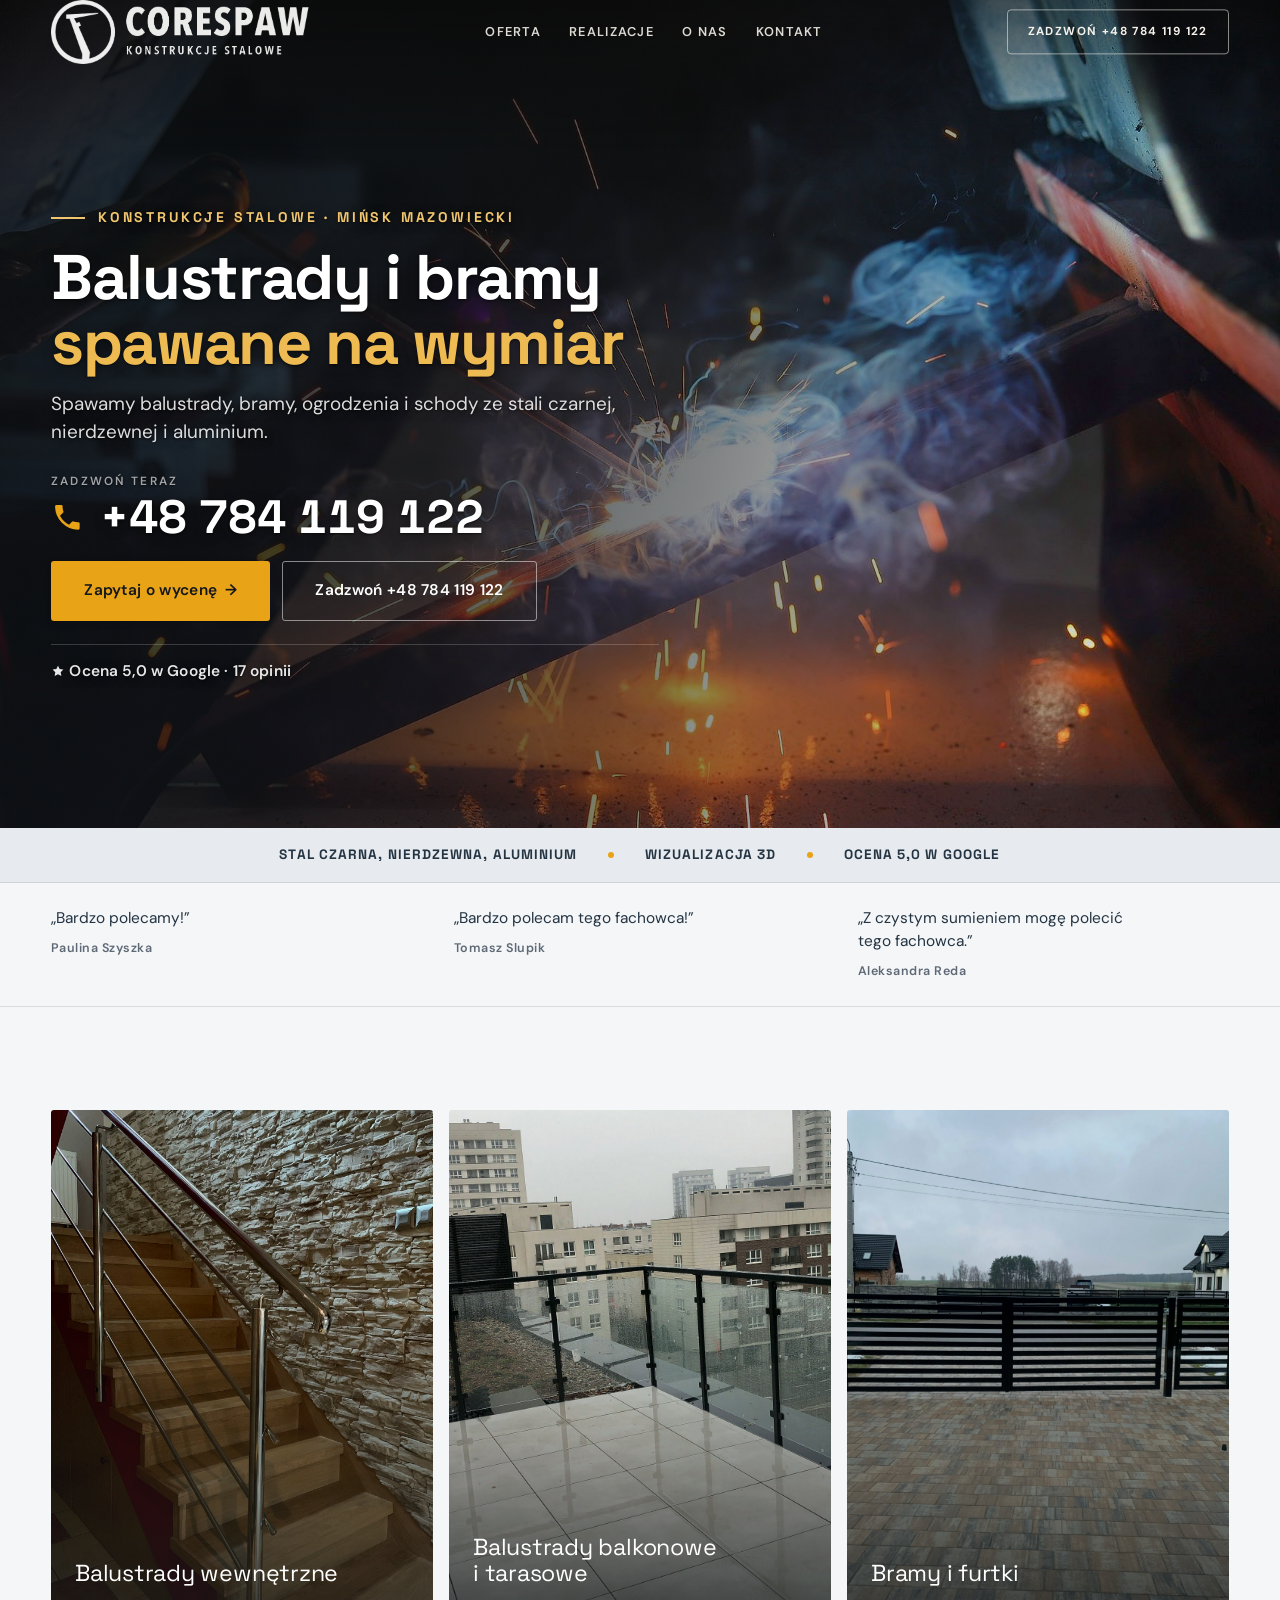
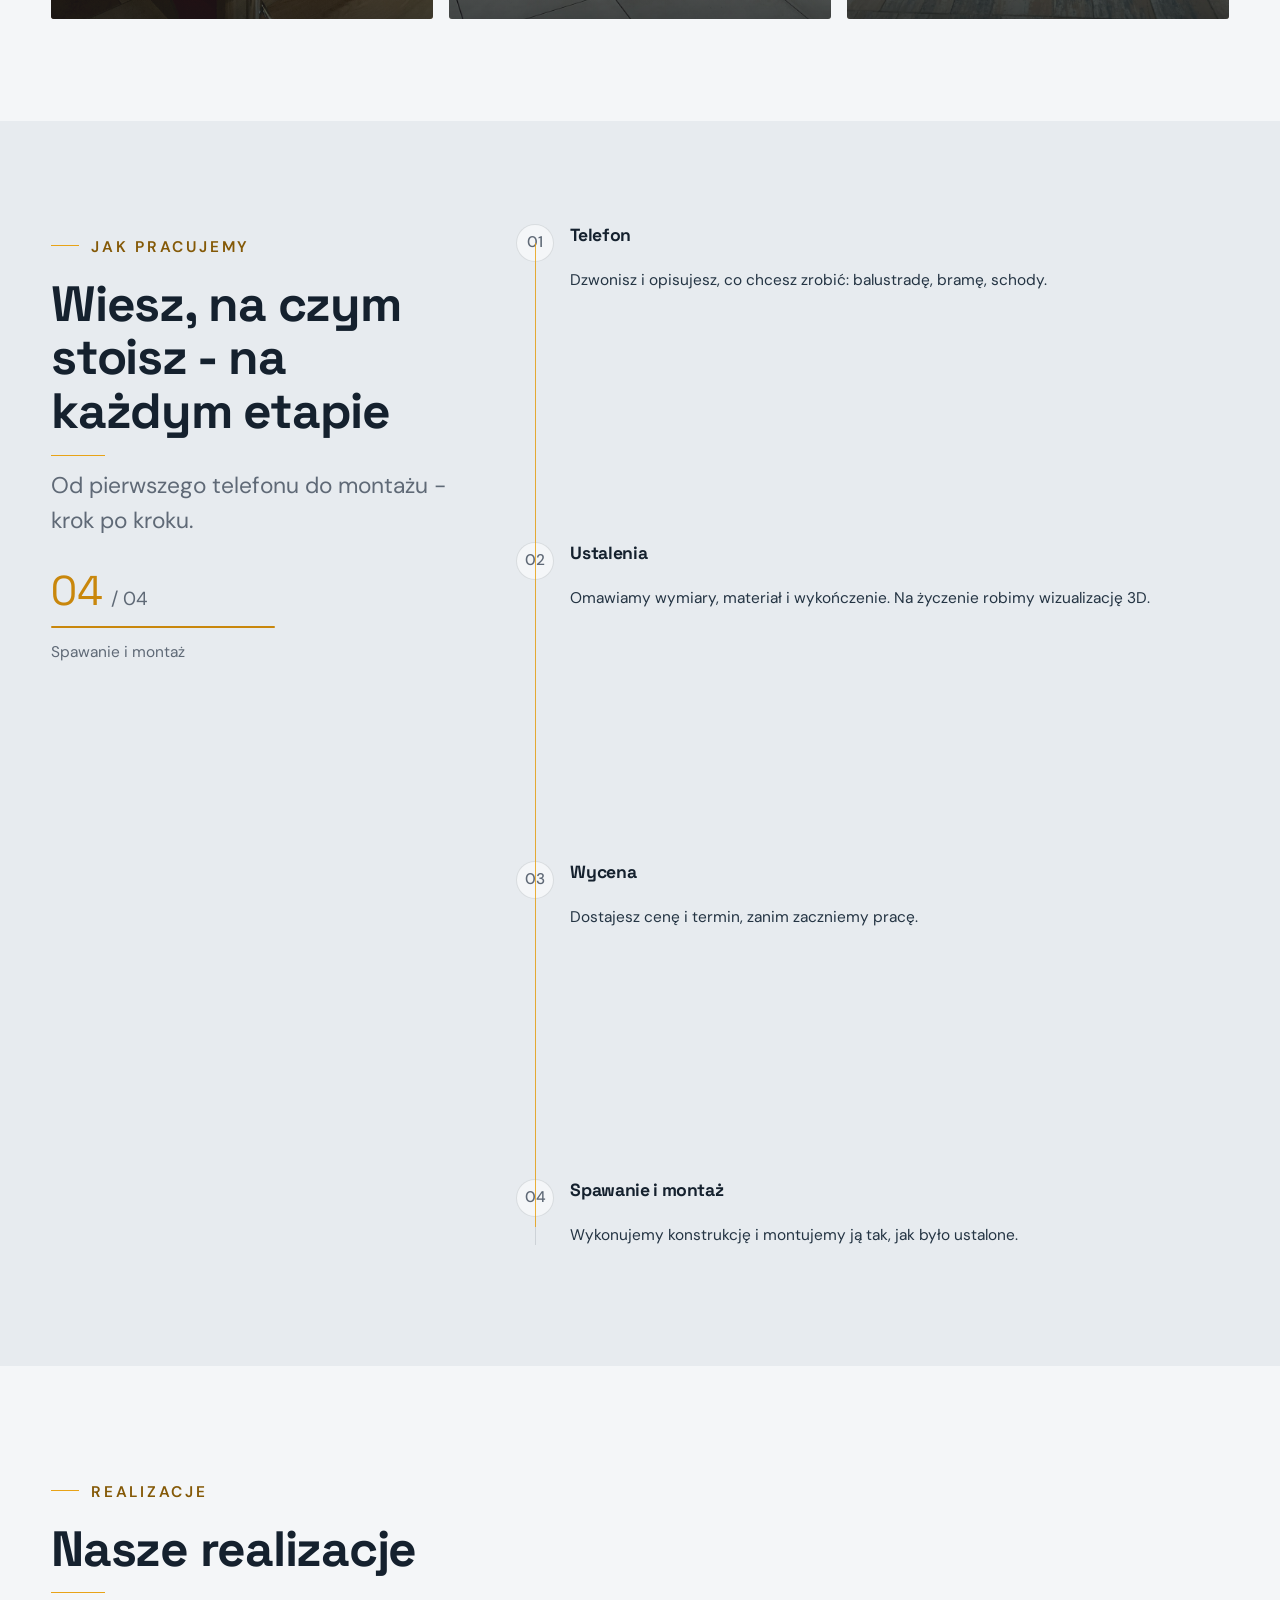
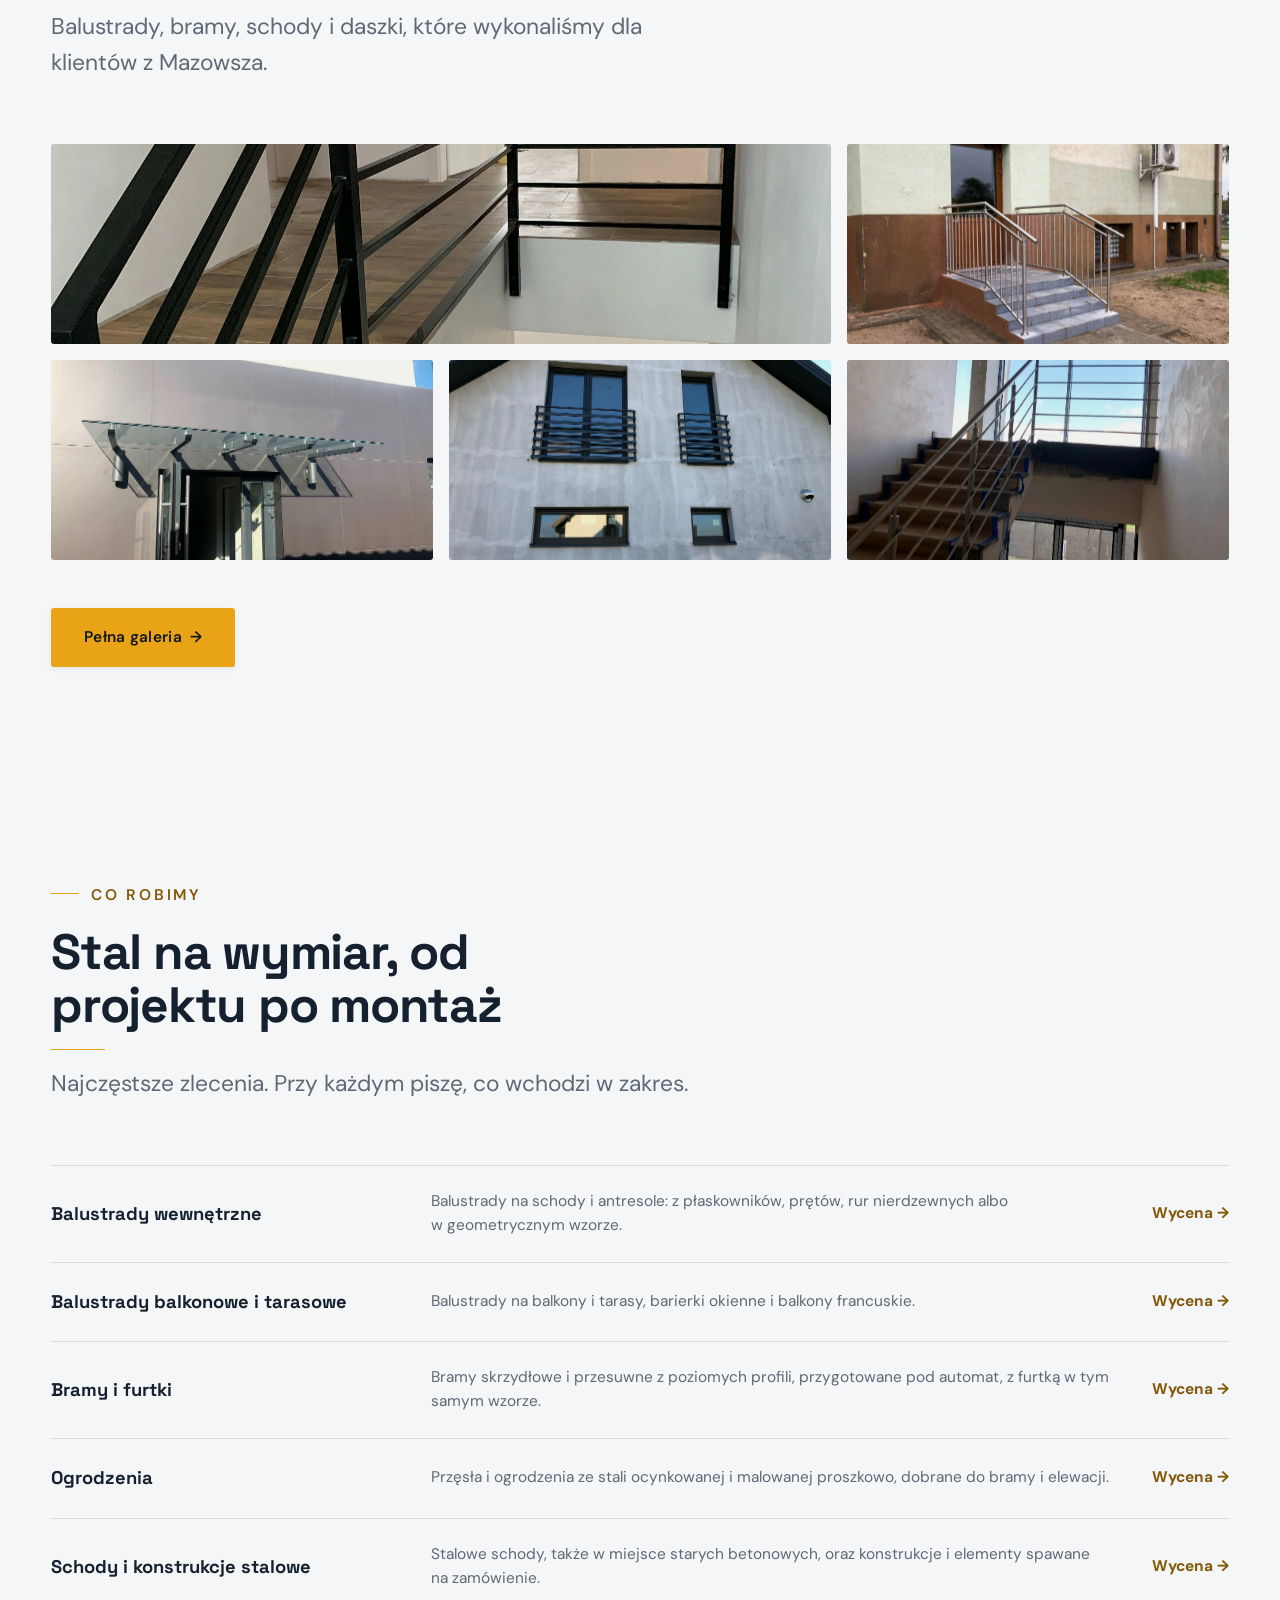
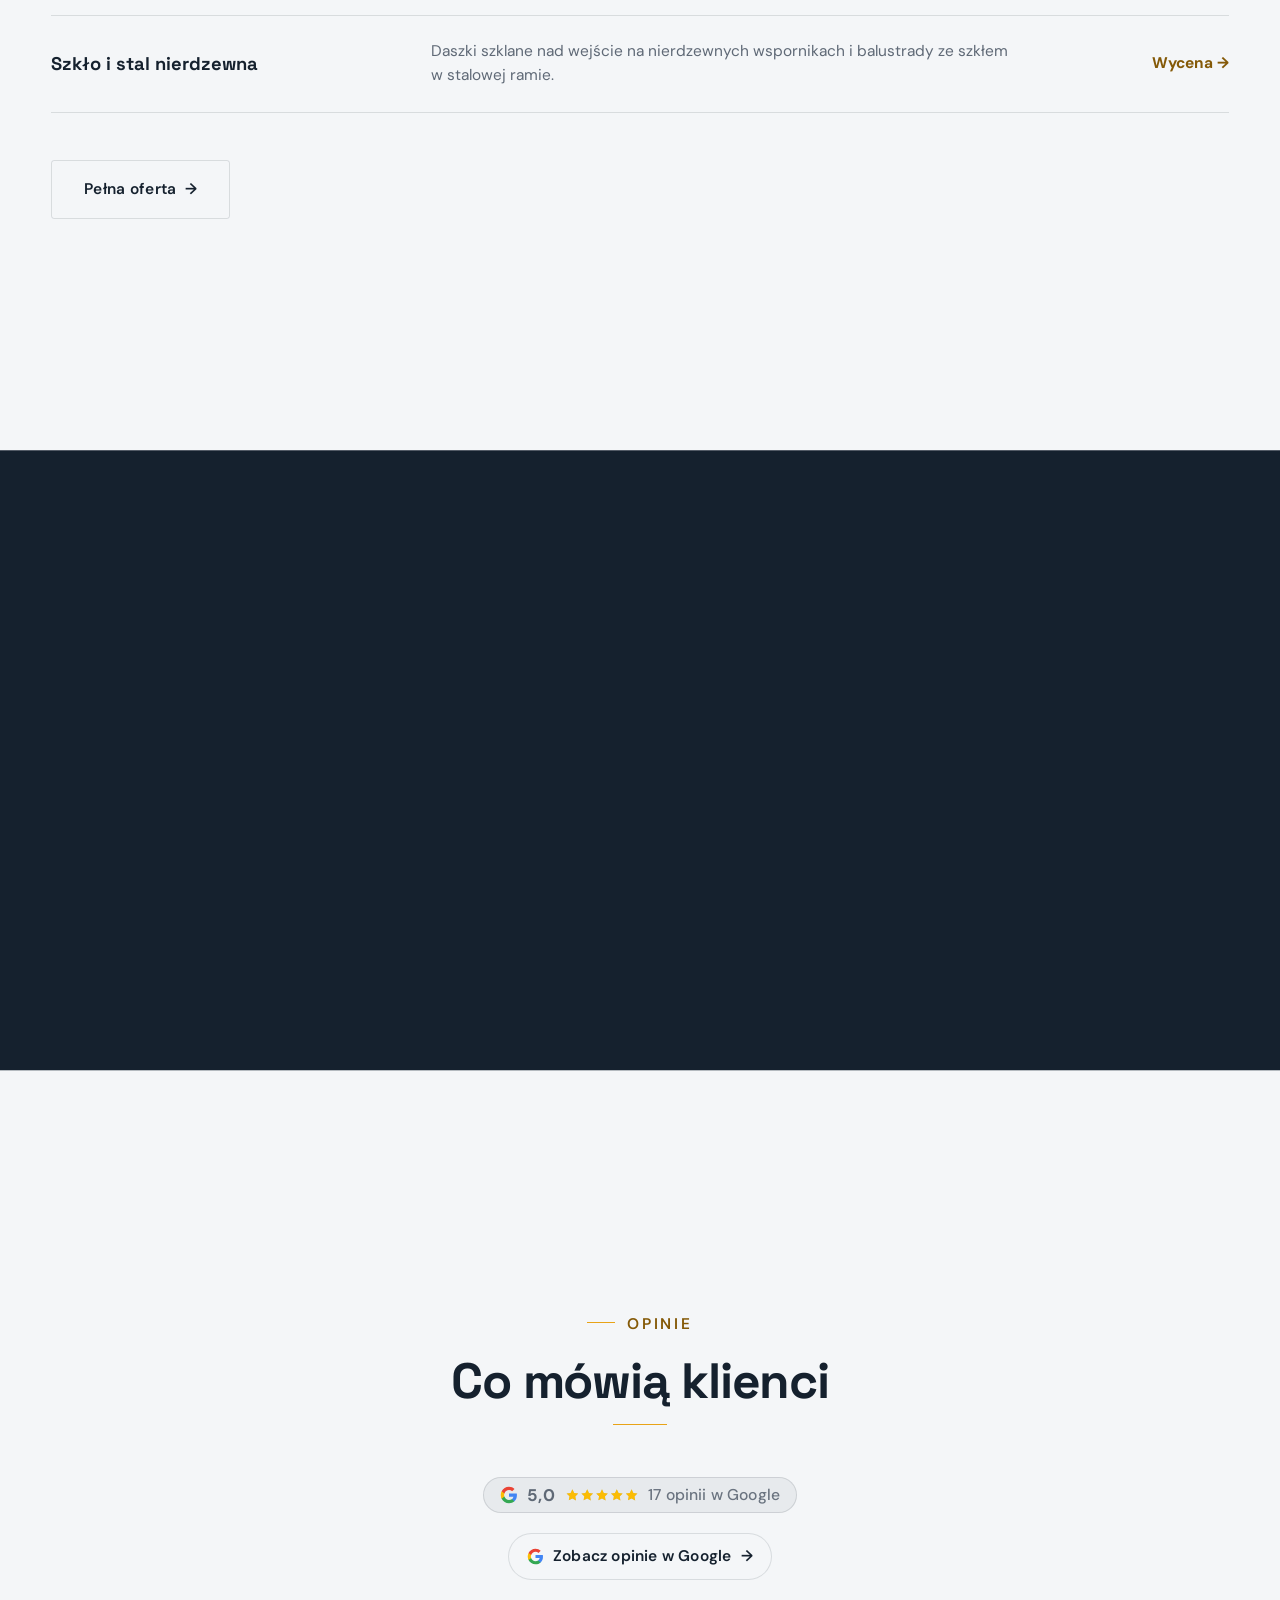
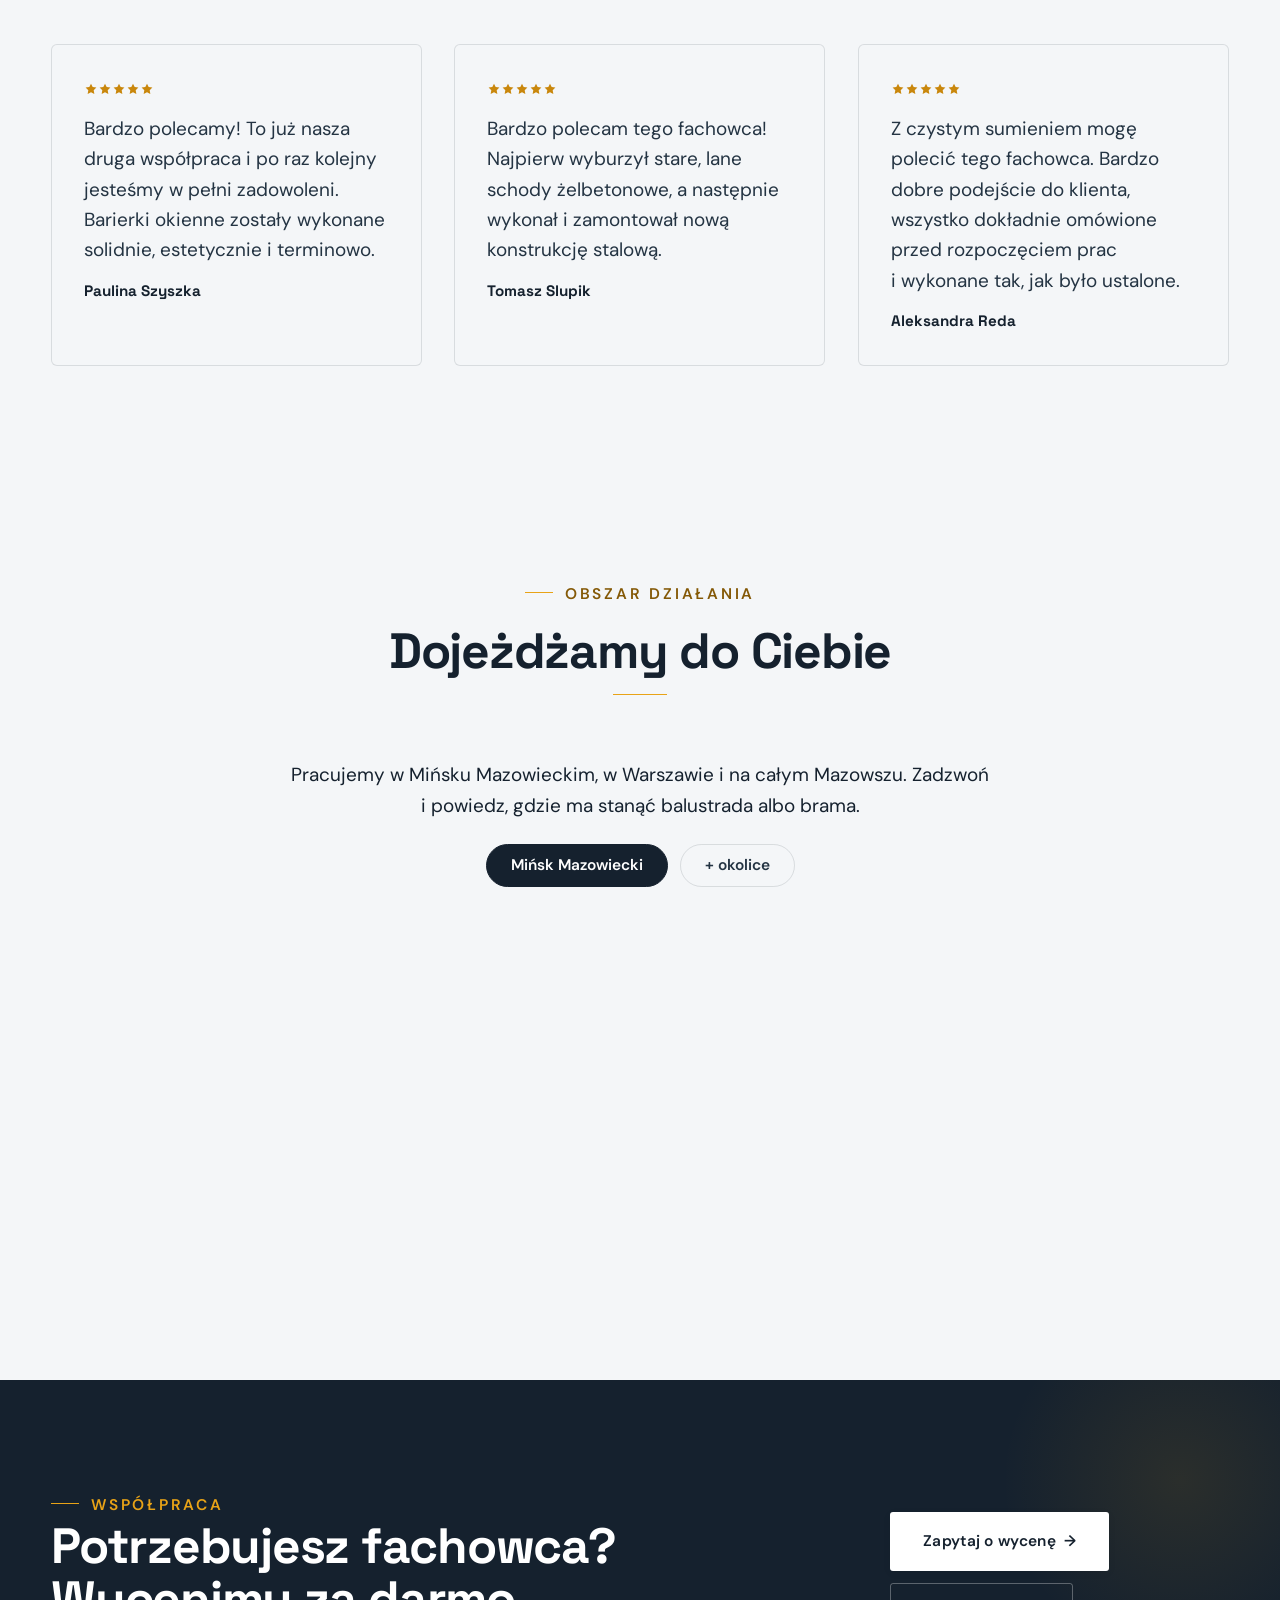
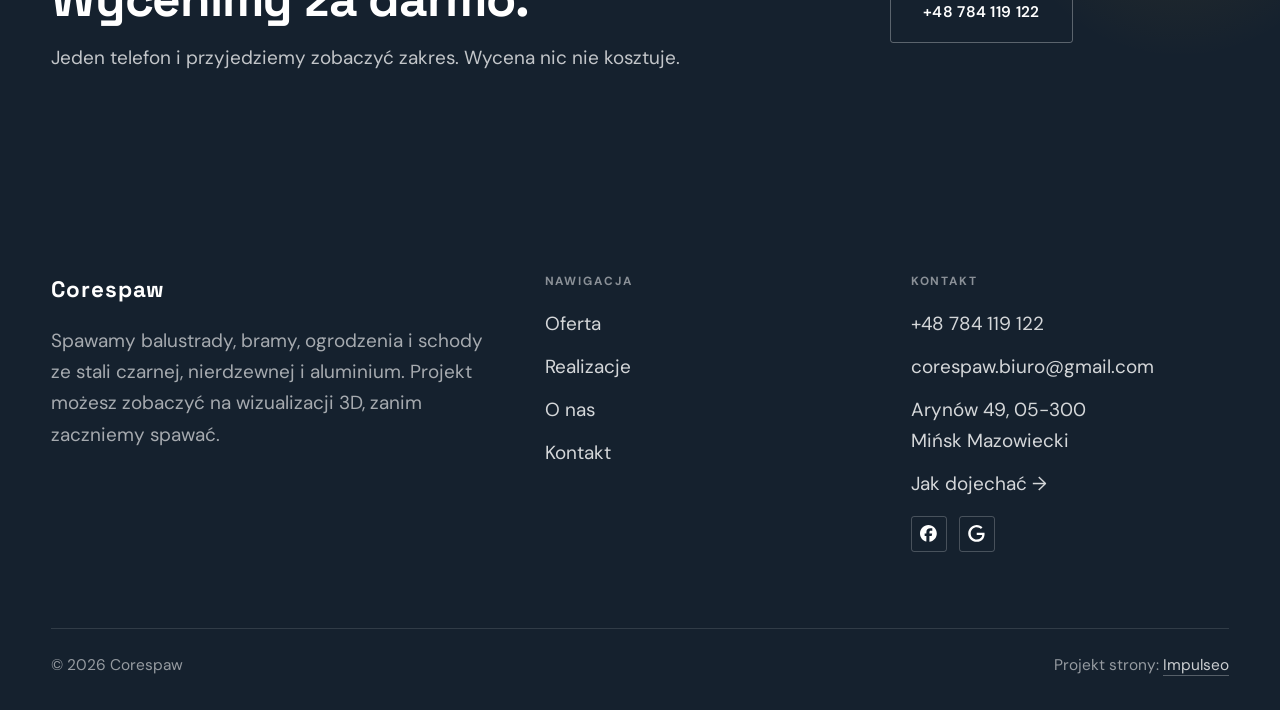
<file: index.html>
<!DOCTYPE html>
<html lang="pl">
<head>
<meta charset="UTF-8">
<meta name="viewport" content="width=device-width, initial-scale=1.0">
<title>Corespaw - Balustrady · Bramy · Konstrukcje stalowe · Mińsk Mazowiecki</title>
<meta name="description" content="Corespaw - spawane balustrady, bramy, ogrodzenia i schody ze stali czarnej, nierdzewnej i aluminium. Wizualizacja 3D przed realizacją. Mińsk Mazowiecki, Warszawa i Mazowsze. Zadzwoń.">
<link rel="canonical" href="https://kris20032.github.io/corespaw/">
<meta name="robots" content="noindex, nofollow">
<meta property="og:type" content="website">
<meta property="og:locale" content="pl_PL">
<meta property="og:site_name" content="Corespaw">
<meta property="og:title" content="Corespaw - Balustrady · Bramy · Konstrukcje stalowe · Mińsk Mazowiecki">
<meta property="og:description" content="Corespaw - spawane balustrady, bramy, ogrodzenia i schody ze stali czarnej, nierdzewnej i aluminium. Wizualizacja 3D przed realizacją. Mińsk Mazowiecki, Warszawa i Mazowsze. Zadzwoń.">
<meta property="og:url" content="https://kris20032.github.io/corespaw/">
<meta property="og:image" content="https://kris20032.github.io/corespaw/img/og.jpg">
<meta property="og:image:width" content="1200">
<meta property="og:image:height" content="630">
<meta name="twitter:card" content="summary_large_image">
<script type="application/ld+json">{"@context": "https://schema.org", "@type": "LocalBusiness", "name": "Corespaw", "url": "https://kris20032.github.io/corespaw/", "telephone": "+48784119122", "image": "https://kris20032.github.io/corespaw/img/og.jpg", "areaServed": "Mińsk Mazowiecki", "sameAs": ["https://maps.google.com/?cid=647645395270745221&g_mp=Cidnb29nbGUubWFwcy5wbGFjZXMudjEuUGxhY2VzLlNlYXJjaFRleHQQAhgEIAA", "https://www.facebook.com/p/Corespaw-Konstrukcje-Stalowe-61552538850195/"]}</script>
<link rel="preconnect" href="https://fonts.googleapis.com">
<link rel="preconnect" href="https://fonts.gstatic.com" crossorigin>
<link href="https://fonts.googleapis.com/css2?family=Space+Grotesk:wght@500;600;700&family=DM+Sans:opsz,wght@9..40,400;9..40,500;9..40,600&display=swap" rel="stylesheet">
<link rel="stylesheet" href="assets/styles.css?v=aef503f2">
</head>
<body>

<header class="nav">
  <div class="wrap nav-inner">
    <a class="brand brand-has-logo" href="index.html"><img class="brand-logo" src="img/logo.png" alt="Corespaw" width="777" height="192" decoding="async"></a>
    <nav class="nav-links">
      <a href="oferta.html">Oferta</a>
      <a href="realizacje.html">Realizacje</a>
      <a href="o-nas.html">O nas</a>
      <a href="kontakt.html">Kontakt</a>
      <a href="tel:+48784119122" class="btn btn-accent">Zadzwoń +48 784 119 122</a>
    </nav>
    <button class="nav-toggle" aria-label="Menu"><span></span><span></span><span></span></button>
  </div>
</header>

<main>
<section class="hero-fach">
  <img class="hf-photo" src="img/hero.jpg" fetchpriority="high" data-rotate="img/g1.jpg|img/g3.jpg" alt="Corespaw" width="1760" height="1253">
  <div class="hf-panel">
    <div class="hf-inner">
      <span class="hf-kicker">Konstrukcje stalowe · Mińsk Mazowiecki</span>
      <h1 class="hf-title">Balustrady i bramy <em>spawane na wymiar</em></h1>
      <p class="hf-lead">Spawamy balustrady, bramy, ogrodzenia i schody ze stali czarnej, nierdzewnej i aluminium.</p>
      <a class="hf-phone" href="tel:+48784119122"><span class="hf-phone-lab">Zadzwoń teraz</span><span class="hf-phone-num"><svg class="ico-tel" width="16" height="16" viewBox="0 0 24 24" fill="none" aria-hidden="true"><path d="M6.6 10.8a15.5 15.5 0 0 0 6.6 6.6l2.2-2.2a1 1 0 0 1 1-.24 11.4 11.4 0 0 0 3.6.58 1 1 0 0 1 1 1V20a1 1 0 0 1-1 1A17 17 0 0 1 3 4a1 1 0 0 1 1-1h3.5a1 1 0 0 1 1 1c0 1.25.2 2.46.58 3.6a1 1 0 0 1-.25 1l-2.23 2.2Z" fill="currentColor"/></svg> +48 784 119 122</span></a>
      <div class="hf-actions">
        <a href="kontakt.html" class="btn btn-accent">Zapytaj o wycenę <span class="arr">→</span></a>
        <a href="tel:+48784119122" class="btn btn-ghost hf-ghost">Zadzwoń +48 784 119 122</a>
      </div>
      <div class="hf-trust"><svg class="ico-star" width="14" height="14" viewBox="0 0 24 24" style="vertical-align:-2px" aria-hidden="true"><path d="M12 2.8l2.85 5.8 6.4.93-4.63 4.5 1.1 6.37L12 17.4l-5.72 3 1.1-6.37-4.63-4.5 6.4-.93L12 2.8Z" fill="currentColor"/></svg> Ocena 5,0 w Google · 17 opinii</div>
    </div>
  </div>
</section>
<section class="fach-promise">
  <div class="wrap">
    <ul class="fp-row reveal"><li>Stal czarna, nierdzewna, aluminium</li><li>Wizualizacja 3D</li><li>Ocena 5,0 w Google</li></ul>
  </div>
</section>
<section class="opinie-mini" aria-label="Opinie klientów">
  <div class="wrap">
    <div class="om-row">
      <div class="om-item reveal"><blockquote>„Bardzo polecamy!”</blockquote><span class="om-autor">Paulina Szyszka</span></div>
      <div class="om-item reveal"><blockquote>„Bardzo polecam tego fachowca!”</blockquote><span class="om-autor">Tomasz Slupik</span></div>
      <div class="om-item reveal"><blockquote>„Z czystym sumieniem mogę polecić tego fachowca.”</blockquote><span class="om-autor">Aleksandra Reda</span></div>
    </div>
  </div>
</section>
<section class="gateways-band">
  <div class="wrap">
    <div class="gateways">
      <a href="oferta.html" class="gateway reveal"><img src="img/g2.jpg" alt="Balustrady wewnętrzne" loading="lazy" width="1536" height="2048" decoding="async"><span class="g-ttl">Balustrady wewnętrzne</span></a>
      <a href="oferta.html" class="gateway reveal"><img src="img/g5.jpg" alt="Balustrady balkonowe i tarasowe" loading="lazy" width="2048" height="1536" decoding="async"><span class="g-ttl">Balustrady balkonowe i tarasowe</span></a>
      <a href="oferta.html" class="gateway reveal"><img src="img/g6.jpg" alt="Bramy i furtki" loading="lazy" width="1450" height="1970" decoding="async"><span class="g-ttl">Bramy i furtki</span></a>
    </div>
  </div>
</section>
<section class="proces proces-os fachowcy">
  <div class="wrap proc-grid">
    <div class="proc-side">
      <div class="head reveal">
        <span class="eyebrow">Jak pracujemy</span>
        <h2>Wiesz, na czym stoisz - na każdym etapie</h2>
        <p>Od pierwszego telefonu do montażu - krok po kroku.</p>
      </div>
      <div class="proc-count" aria-hidden="true"><span class="pc-cur">01</span><span class="pc-all">/ 04</span></div>
      <div class="proc-bar" aria-hidden="true"><i></i></div>
      <p class="proc-now" aria-hidden="true">Telefon</p>
    </div>
    <ol class="proces-line">
      <li class="reveal"><span class="pno">01</span><h3>Telefon</h3><p>Dzwonisz i opisujesz, co chcesz zrobić: balustradę, bramę, schody.</p></li>
      <li class="reveal"><span class="pno">02</span><h3>Ustalenia</h3><p>Omawiamy wymiary, materiał i wykończenie. Na życzenie robimy wizualizację 3D.</p></li>
      <li class="reveal"><span class="pno">03</span><h3>Wycena</h3><p>Dostajesz cenę i termin, zanim zaczniemy pracę.</p></li>
      <li class="reveal"><span class="pno">04</span><h3>Spawanie i montaż</h3><p>Wykonujemy konstrukcję i montujemy ją tak, jak było ustalone.</p></li>
    </ol>
  </div>
</section>
<section>
  <div class="wrap">
    <div class="head reveal">
      <span class="eyebrow">Realizacje</span>
      <h2>Nasze realizacje</h2>
      <p>Balustrady, bramy, schody i daszki, które wykonaliśmy dla klientów z Mazowsza.</p>
    </div>
    <div class="gallery">
      <div class="tile t-two3 reveal"><img src="img/g4.jpg" alt="Corespaw" loading="lazy" width="1536" height="2048" decoding="async"></div>
      <div class="tile t-third reveal"><img src="img/g7.jpg" alt="Corespaw" loading="lazy" width="1984" height="1468" decoding="async"></div>
      <div class="tile t-third reveal"><img src="img/g8.jpg" alt="Corespaw" loading="lazy" width="2048" height="1536" decoding="async"></div>
      <div class="tile t-third reveal"><img src="img/g9.jpg" alt="Corespaw" loading="lazy" width="2048" height="1536" decoding="async"></div>
      <div class="tile t-third reveal"><img src="img/g10.jpg" alt="Corespaw" loading="lazy" width="1930" height="1398" decoding="async"></div>
    </div>
    <div style="margin-top:var(--space-7)" class="reveal"><a href="realizacje.html" class="btn btn-accent">Pełna galeria <span class="arr">→</span></a></div>
  </div>
</section>
<section class="fach-uslugi">
  <div class="wrap">
    <div class="head reveal">
      <span class="eyebrow">Co robimy</span>
      <h2>Stal na wymiar, od projektu po montaż</h2>
      <p>Najczęstsze zlecenia. Przy każdym piszę, co wchodzi w zakres.</p>
    </div>
    <ul class="fu-list">
      <li class="fu-row reveal"><div class="fu-name">Balustrady wewnętrzne</div><div class="fu-desc">Balustrady na schody i antresole: z płaskowników, prętów, rur nierdzewnych albo w geometrycznym wzorze.</div><a class="fu-cta" href="kontakt.html">Wycena <span class="arr">→</span></a></li>
      <li class="fu-row reveal"><div class="fu-name">Balustrady balkonowe i tarasowe</div><div class="fu-desc">Balustrady na balkony i tarasy, barierki okienne i balkony francuskie.</div><a class="fu-cta" href="kontakt.html">Wycena <span class="arr">→</span></a></li>
      <li class="fu-row reveal"><div class="fu-name">Bramy i furtki</div><div class="fu-desc">Bramy skrzydłowe i przesuwne z poziomych profili, przygotowane pod automat, z furtką w tym samym wzorze.</div><a class="fu-cta" href="kontakt.html">Wycena <span class="arr">→</span></a></li>
      <li class="fu-row reveal"><div class="fu-name">Ogrodzenia</div><div class="fu-desc">Przęsła i ogrodzenia ze stali ocynkowanej i malowanej proszkowo, dobrane do bramy i elewacji.</div><a class="fu-cta" href="kontakt.html">Wycena <span class="arr">→</span></a></li>
      <li class="fu-row reveal"><div class="fu-name">Schody i konstrukcje stalowe</div><div class="fu-desc">Stalowe schody, także w miejsce starych betonowych, oraz konstrukcje i elementy spawane na zamówienie.</div><a class="fu-cta" href="kontakt.html">Wycena <span class="arr">→</span></a></li>
      <li class="fu-row reveal"><div class="fu-name">Szkło i stal nierdzewna</div><div class="fu-desc">Daszki szklane nad wejście na nierdzewnych wspornikach i balustrady ze szkłem w stalowej ramie.</div><a class="fu-cta" href="kontakt.html">Wycena <span class="arr">→</span></a></li>
    </ul>
    <div style="margin-top:var(--space-7)" class="reveal"><a href="oferta.html" class="btn btn-ghost">Pełna oferta <span class="arr">→</span></a></div>
  </div>
</section>
<section class="stopklatka" aria-hidden="true">
  <div class="stk-bg" style="background-image:url(img/band.jpg)"></div>
</section>
<section class="opinie">
  <div class="wrap">
    <div class="head center reveal">
      <span class="eyebrow">Opinie</span>
      <h2>Co mówią klienci</h2>
    </div>
    <p class="op-meta reveal"><span class="g-badge"><svg class="gb-ico" viewBox="0 0 24 24" width="18" height="18" aria-hidden="true"><path fill="#4285F4" d="M22.56 12.25c0-.78-.07-1.53-.2-2.25H12v4.26h5.92c-.26 1.37-1.04 2.53-2.21 3.31v2.77h3.57c2.08-1.92 3.28-4.74 3.28-8.09z"/><path fill="#34A853" d="M12 23c2.97 0 5.46-.98 7.28-2.66l-3.57-2.77c-.98.66-2.23 1.06-3.71 1.06-2.86 0-5.29-1.93-6.16-4.53H2.18v2.84C3.99 20.53 7.7 23 12 23z"/><path fill="#FBBC05" d="M5.84 14.09c-.22-.66-.35-1.36-.35-2.09s.13-1.43.35-2.09V7.07H2.18C1.43 8.55 1 10.22 1 12s.43 3.45 1.18 4.93l2.85-2.22.81-.62z"/><path fill="#EA4335" d="M12 5.38c1.62 0 3.06.56 4.21 1.64l3.15-3.15C17.45 2.09 14.97 1 12 1 7.7 1 3.99 3.47 2.18 7.07l3.66 2.84c.87-2.6 3.3-4.53 6.16-4.53z"/></svg><b class="gb-ocena">5,0</b><svg class="gb-stars" viewBox="0 0 90 18" width="74" height="14.8" aria-hidden="true"><g fill="currentColor" opacity=".26"><path transform="translate(0,0)" d="M9 1.6l2.2 4.46 4.92.72-3.56 3.47.84 4.9L9 12.74l-4.4 2.31.84-4.9L1.88 6.68l4.92-.72L9 1.6Z"/><path transform="translate(18,0)" d="M9 1.6l2.2 4.46 4.92.72-3.56 3.47.84 4.9L9 12.74l-4.4 2.31.84-4.9L1.88 6.68l4.92-.72L9 1.6Z"/><path transform="translate(36,0)" d="M9 1.6l2.2 4.46 4.92.72-3.56 3.47.84 4.9L9 12.74l-4.4 2.31.84-4.9L1.88 6.68l4.92-.72L9 1.6Z"/><path transform="translate(54,0)" d="M9 1.6l2.2 4.46 4.92.72-3.56 3.47.84 4.9L9 12.74l-4.4 2.31.84-4.9L1.88 6.68l4.92-.72L9 1.6Z"/><path transform="translate(72,0)" d="M9 1.6l2.2 4.46 4.92.72-3.56 3.47.84 4.9L9 12.74l-4.4 2.31.84-4.9L1.88 6.68l4.92-.72L9 1.6Z"/></g><clipPath id="gs1000"><rect x="0" y="0" width="90.0" height="18"/></clipPath><g fill="#FBBC04" clip-path="url(#gs1000)"><path transform="translate(0,0)" d="M9 1.6l2.2 4.46 4.92.72-3.56 3.47.84 4.9L9 12.74l-4.4 2.31.84-4.9L1.88 6.68l4.92-.72L9 1.6Z"/><path transform="translate(18,0)" d="M9 1.6l2.2 4.46 4.92.72-3.56 3.47.84 4.9L9 12.74l-4.4 2.31.84-4.9L1.88 6.68l4.92-.72L9 1.6Z"/><path transform="translate(36,0)" d="M9 1.6l2.2 4.46 4.92.72-3.56 3.47.84 4.9L9 12.74l-4.4 2.31.84-4.9L1.88 6.68l4.92-.72L9 1.6Z"/><path transform="translate(54,0)" d="M9 1.6l2.2 4.46 4.92.72-3.56 3.47.84 4.9L9 12.74l-4.4 2.31.84-4.9L1.88 6.68l4.92-.72L9 1.6Z"/><path transform="translate(72,0)" d="M9 1.6l2.2 4.46 4.92.72-3.56 3.47.84 4.9L9 12.74l-4.4 2.31.84-4.9L1.88 6.68l4.92-.72L9 1.6Z"/></g></svg><span class="gb-txt">17 opinii w Google</span></span></p>
    <p class="op-meta reveal"><a class="op-google" href="https://maps.google.com/?cid=647645395270745221&amp;g_mp=Cidnb29nbGUubWFwcy5wbGFjZXMudjEuUGxhY2VzLlNlYXJjaFRleHQQAhgEIAA" target="_blank" rel="noopener"><svg class="op-g-ico" viewBox="0 0 24 24" width="17" height="17" aria-hidden="true"><path fill="#4285F4" d="M22.56 12.25c0-.78-.07-1.53-.2-2.25H12v4.26h5.92c-.26 1.37-1.04 2.53-2.21 3.31v2.77h3.57c2.08-1.92 3.28-4.74 3.28-8.09z"/><path fill="#34A853" d="M12 23c2.97 0 5.46-.98 7.28-2.66l-3.57-2.77c-.98.66-2.23 1.06-3.71 1.06-2.86 0-5.29-1.93-6.16-4.53H2.18v2.84C3.99 20.53 7.7 23 12 23z"/><path fill="#FBBC05" d="M5.84 14.09c-.22-.66-.35-1.36-.35-2.09s.13-1.43.35-2.09V7.07H2.18C1.43 8.55 1 10.22 1 12s.43 3.45 1.18 4.93l2.85-2.22.81-.62z"/><path fill="#EA4335" d="M12 5.38c1.62 0 3.06.56 4.21 1.64l3.15-3.15C17.45 2.09 14.97 1 12 1 7.7 1 3.99 3.47 2.18 7.07l3.66 2.84c.87-2.6 3.3-4.53 6.16-4.53z"/></svg><span>Zobacz opinie w Google</span><span class="arr">→</span></a></p>
    <div class="opinie-grid">
      <figure class="op-card reveal"><span class="op-star"><svg class="ico-star" width="14" height="14" viewBox="0 0 24 24" style="vertical-align:-2px" aria-hidden="true"><path d="M12 2.8l2.85 5.8 6.4.93-4.63 4.5 1.1 6.37L12 17.4l-5.72 3 1.1-6.37-4.63-4.5 6.4-.93L12 2.8Z" fill="currentColor"/></svg><svg class="ico-star" width="14" height="14" viewBox="0 0 24 24" style="vertical-align:-2px" aria-hidden="true"><path d="M12 2.8l2.85 5.8 6.4.93-4.63 4.5 1.1 6.37L12 17.4l-5.72 3 1.1-6.37-4.63-4.5 6.4-.93L12 2.8Z" fill="currentColor"/></svg><svg class="ico-star" width="14" height="14" viewBox="0 0 24 24" style="vertical-align:-2px" aria-hidden="true"><path d="M12 2.8l2.85 5.8 6.4.93-4.63 4.5 1.1 6.37L12 17.4l-5.72 3 1.1-6.37-4.63-4.5 6.4-.93L12 2.8Z" fill="currentColor"/></svg><svg class="ico-star" width="14" height="14" viewBox="0 0 24 24" style="vertical-align:-2px" aria-hidden="true"><path d="M12 2.8l2.85 5.8 6.4.93-4.63 4.5 1.1 6.37L12 17.4l-5.72 3 1.1-6.37-4.63-4.5 6.4-.93L12 2.8Z" fill="currentColor"/></svg><svg class="ico-star" width="14" height="14" viewBox="0 0 24 24" style="vertical-align:-2px" aria-hidden="true"><path d="M12 2.8l2.85 5.8 6.4.93-4.63 4.5 1.1 6.37L12 17.4l-5.72 3 1.1-6.37-4.63-4.5 6.4-.93L12 2.8Z" fill="currentColor"/></svg></span><blockquote>Bardzo polecamy! To już nasza druga współpraca i po raz kolejny jesteśmy w pełni zadowoleni. Barierki okienne zostały wykonane solidnie, estetycznie i terminowo.</blockquote><span class="op-autor">Paulina Szyszka</span></figure>
      <figure class="op-card reveal"><span class="op-star"><svg class="ico-star" width="14" height="14" viewBox="0 0 24 24" style="vertical-align:-2px" aria-hidden="true"><path d="M12 2.8l2.85 5.8 6.4.93-4.63 4.5 1.1 6.37L12 17.4l-5.72 3 1.1-6.37-4.63-4.5 6.4-.93L12 2.8Z" fill="currentColor"/></svg><svg class="ico-star" width="14" height="14" viewBox="0 0 24 24" style="vertical-align:-2px" aria-hidden="true"><path d="M12 2.8l2.85 5.8 6.4.93-4.63 4.5 1.1 6.37L12 17.4l-5.72 3 1.1-6.37-4.63-4.5 6.4-.93L12 2.8Z" fill="currentColor"/></svg><svg class="ico-star" width="14" height="14" viewBox="0 0 24 24" style="vertical-align:-2px" aria-hidden="true"><path d="M12 2.8l2.85 5.8 6.4.93-4.63 4.5 1.1 6.37L12 17.4l-5.72 3 1.1-6.37-4.63-4.5 6.4-.93L12 2.8Z" fill="currentColor"/></svg><svg class="ico-star" width="14" height="14" viewBox="0 0 24 24" style="vertical-align:-2px" aria-hidden="true"><path d="M12 2.8l2.85 5.8 6.4.93-4.63 4.5 1.1 6.37L12 17.4l-5.72 3 1.1-6.37-4.63-4.5 6.4-.93L12 2.8Z" fill="currentColor"/></svg><svg class="ico-star" width="14" height="14" viewBox="0 0 24 24" style="vertical-align:-2px" aria-hidden="true"><path d="M12 2.8l2.85 5.8 6.4.93-4.63 4.5 1.1 6.37L12 17.4l-5.72 3 1.1-6.37-4.63-4.5 6.4-.93L12 2.8Z" fill="currentColor"/></svg></span><blockquote>Bardzo polecam tego fachowca! Najpierw wyburzył stare, lane schody żelbetonowe, a następnie wykonał i zamontował nową konstrukcję stalową.</blockquote><span class="op-autor">Tomasz Slupik</span></figure>
      <figure class="op-card reveal"><span class="op-star"><svg class="ico-star" width="14" height="14" viewBox="0 0 24 24" style="vertical-align:-2px" aria-hidden="true"><path d="M12 2.8l2.85 5.8 6.4.93-4.63 4.5 1.1 6.37L12 17.4l-5.72 3 1.1-6.37-4.63-4.5 6.4-.93L12 2.8Z" fill="currentColor"/></svg><svg class="ico-star" width="14" height="14" viewBox="0 0 24 24" style="vertical-align:-2px" aria-hidden="true"><path d="M12 2.8l2.85 5.8 6.4.93-4.63 4.5 1.1 6.37L12 17.4l-5.72 3 1.1-6.37-4.63-4.5 6.4-.93L12 2.8Z" fill="currentColor"/></svg><svg class="ico-star" width="14" height="14" viewBox="0 0 24 24" style="vertical-align:-2px" aria-hidden="true"><path d="M12 2.8l2.85 5.8 6.4.93-4.63 4.5 1.1 6.37L12 17.4l-5.72 3 1.1-6.37-4.63-4.5 6.4-.93L12 2.8Z" fill="currentColor"/></svg><svg class="ico-star" width="14" height="14" viewBox="0 0 24 24" style="vertical-align:-2px" aria-hidden="true"><path d="M12 2.8l2.85 5.8 6.4.93-4.63 4.5 1.1 6.37L12 17.4l-5.72 3 1.1-6.37-4.63-4.5 6.4-.93L12 2.8Z" fill="currentColor"/></svg><svg class="ico-star" width="14" height="14" viewBox="0 0 24 24" style="vertical-align:-2px" aria-hidden="true"><path d="M12 2.8l2.85 5.8 6.4.93-4.63 4.5 1.1 6.37L12 17.4l-5.72 3 1.1-6.37-4.63-4.5 6.4-.93L12 2.8Z" fill="currentColor"/></svg></span><blockquote>Z czystym sumieniem mogę polecić tego fachowca. Bardzo dobre podejście do klienta, wszystko dokładnie omówione przed rozpoczęciem prac i wykonane tak, jak było ustalone.</blockquote><span class="op-autor">Aleksandra Reda</span></figure>
    </div>
  </div>
</section>
<section class="obszar">
  <div class="wrap">
    <div class="head center reveal">
      <span class="eyebrow">Obszar działania</span>
      <h2>Dojeżdżamy do Ciebie</h2>
    </div>
    <p class="obszar-txt reveal" style="text-align:center;max-width:60ch;margin:0 auto 1.4rem">Pracujemy w Mińsku Mazowieckim, w Warszawie i na całym Mazowszu. Zadzwoń i powiedz, gdzie ma stanąć balustrada albo brama.</p>
    <ul class="obszar-list reveal"><li class="is-home">Mińsk Mazowiecki</li><li>+ okolice</li></ul>
    <div class="obszar-mapa reveal" style="margin-top:var(--space-7)">
      <iframe title="Obszar działania - Mińsk Mazowiecki i okolice" src="https://maps.google.com/maps?q=52.2012707%2C21.5304652&amp;z=11&amp;output=embed" loading="lazy" referrerpolicy="no-referrer-when-downgrade" style="width:100%;height:clamp(280px,38vh,420px);border:0;display:block;border-radius:var(--r-md)"></iframe>
    </div>
  </div>
</section>
<section class="cta">
  <div class="wrap">
    <div class="reveal">
      <span class="eyebrow">Współpraca</span>
      <h2>Potrzebujesz fachowca? Wycenimy za darmo.</h2>
      <p>Jeden telefon i przyjedziemy zobaczyć zakres. Wycena nic nie kosztuje.</p>
    </div>
    <div class="cta-actions reveal">
      <a href="kontakt.html" class="btn btn-light">Zapytaj o wycenę <span class="arr">→</span></a>
      <a href="tel:+48784119122" class="btn btn-ghost btn-ghost-cta">+48 784 119 122</a>
    </div>
  </div>
</section>
</main>

<footer>
  <div class="wrap">
    <div class="foot-grid">
      <div class="foot-brand">
        <div class="name">Corespaw</div>
        <p>Spawamy balustrady, bramy, ogrodzenia i schody ze stali czarnej, nierdzewnej i aluminium. Projekt możesz zobaczyć na wizualizacji 3D, zanim zaczniemy spawać.</p>
      </div>
      <div class="foot-col">
        <h4>Nawigacja</h4>
        <a href="oferta.html">Oferta</a>
        <a href="realizacje.html">Realizacje</a>
        <a href="o-nas.html">O nas</a>
        <a href="kontakt.html">Kontakt</a>
      </div>
      <div class="foot-col">
        <h4>Kontakt</h4>
        <a href="tel:+48784119122">+48 784 119 122</a>
        <a href="mailto:corespaw.biuro@gmail.com">corespaw.biuro@gmail.com</a>
        <p>Arynów 49, 05-300 Mińsk Mazowiecki</p>
        <a href="https://maps.google.com/?cid=647645395270745221&g_mp=Cidnb29nbGUubWFwcy5wbGFjZXMudjEuUGxhY2VzLlNlYXJjaFRleHQQAhgEIAA" target="_blank" rel="noopener">Jak dojechać →</a>
      <div class="foot-soc">
        <a class="soc" href="https://www.facebook.com/p/Corespaw-Konstrukcje-Stalowe-61552538850195/" target="_blank" rel="noopener" aria-label="Facebook - Corespaw"><svg viewBox="0 0 24 24" aria-hidden="true" focusable="false"><path d="M9.101 23.691v-7.98H6.627v-3.667h2.474v-1.58c0-4.085 1.848-5.978 5.858-5.978.401 0 .955.042 1.468.103a8.68 8.68 0 0 1 1.141.195v3.325a8.623 8.623 0 0 0-.653-.036 26.805 26.805 0 0 0-.733-.009c-.707 0-1.259.096-1.675.309a1.686 1.686 0 0 0-.679.622c-.258.42-.374.995-.374 1.752v1.297h3.919l-.386 2.103-.287 1.564h-3.246v8.245C19.396 23.238 24 18.179 24 12.044c0-6.627-5.373-12-12-12s-12 5.373-12 12c0 5.628 3.874 10.35 9.101 11.647Z" fill="currentColor"/></svg></a>
        <a class="soc" href="https://maps.google.com/?cid=647645395270745221&g_mp=Cidnb29nbGUubWFwcy5wbGFjZXMudjEuUGxhY2VzLlNlYXJjaFRleHQQAhgEIAA" target="_blank" rel="noopener" aria-label="Google - Corespaw"><svg viewBox="0 0 24 24" aria-hidden="true" focusable="false"><path d="M12.48 10.92v3.28h7.84c-.24 1.84-.853 3.187-1.787 4.133-1.147 1.147-2.933 2.4-6.053 2.4-4.827 0-8.6-3.893-8.6-8.72s3.773-8.72 8.6-8.72c2.6 0 4.507 1.027 5.907 2.347l2.307-2.307C18.747 1.44 16.133 0 12.48 0 5.867 0 .307 5.387.307 12s5.56 12 12.173 12c3.573 0 6.267-1.173 8.373-3.36 2.16-2.16 2.84-5.213 2.84-7.667 0-.76-.053-1.467-.173-2.053H12.48z" fill="currentColor"/></svg></a>
      </div>
      </div>
    </div>
    <div class="foot-bot">
      <span>© 2026 Corespaw</span>
      <span>Projekt strony: <a class="foot-credit" href="https://impulseo.pl" target="_blank" rel="noopener">Impulseo</a></span>
    </div>
  </div>
</footer>
<div class="sticky-call"><a class="sc-call" href="tel:+48784119122"><svg class="ico-tel" width="16" height="16" viewBox="0 0 24 24" fill="none" aria-hidden="true"><path d="M6.6 10.8a15.5 15.5 0 0 0 6.6 6.6l2.2-2.2a1 1 0 0 1 1-.24 11.4 11.4 0 0 0 3.6.58 1 1 0 0 1 1 1V20a1 1 0 0 1-1 1A17 17 0 0 1 3 4a1 1 0 0 1 1-1h3.5a1 1 0 0 1 1 1c0 1.25.2 2.46.58 3.6a1 1 0 0 1-.25 1l-2.23 2.2Z" fill="currentColor"/></svg> Zadzwoń</a><a class="sc-quote" href="kontakt.html">Wycena</a></div>
<div class="demo-wazne" data-do="2026-11-01" data-cykl="3" hidden><svg class="dw-ico" width="13" height="13" viewBox="0 0 24 24" fill="none" aria-hidden="true"><circle cx="12" cy="12" r="8.6" stroke="currentColor" stroke-width="1.8"/><path d="M12 7.2V12l3.3 2" stroke="currentColor" stroke-width="1.8" stroke-linecap="round"/></svg><span class="dw-txt"></span></div>

<script src="assets/main.js"></script>
</body>
</html>
</file>
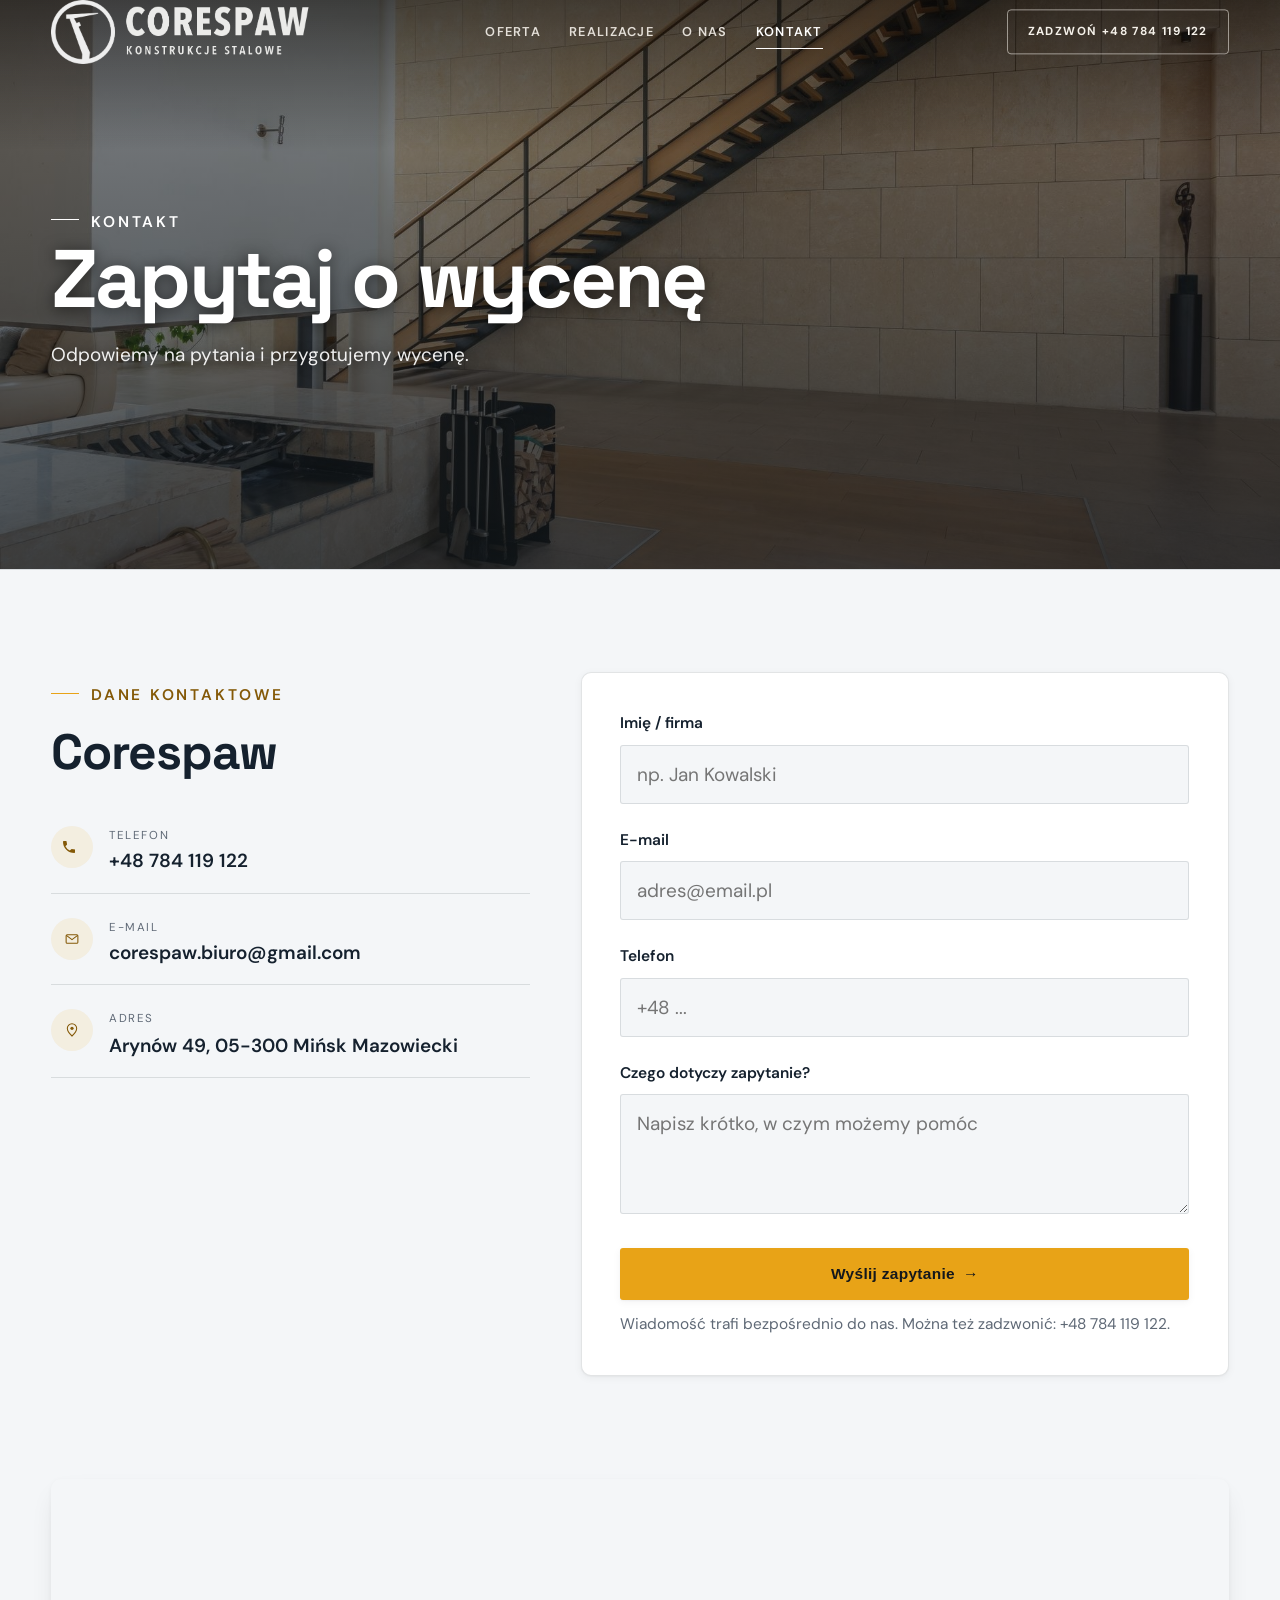
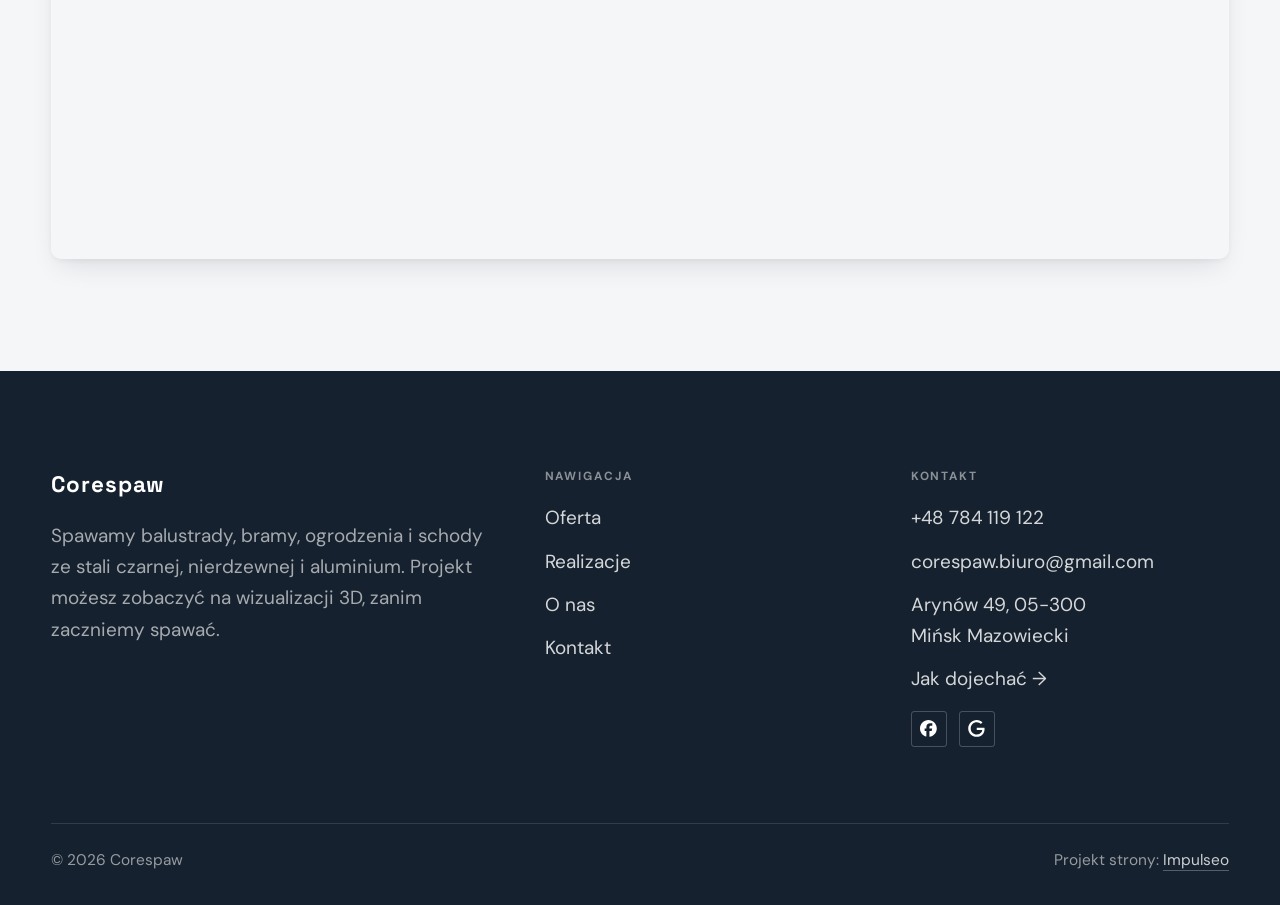
<file: kontakt.html>
<!DOCTYPE html>
<html lang="pl">
<head>
<meta charset="UTF-8">
<meta name="viewport" content="width=device-width, initial-scale=1.0">
<title>Kontakt - Corespaw</title>
<meta name="description" content="Kontakt Corespaw - Arynów 49, 05-300 Mińsk Mazowiecki">
<link rel="canonical" href="https://kris20032.github.io/corespaw/kontakt.html">
<meta name="robots" content="noindex, nofollow">
<meta property="og:type" content="website">
<meta property="og:locale" content="pl_PL">
<meta property="og:site_name" content="Corespaw">
<meta property="og:title" content="Kontakt - Corespaw">
<meta property="og:description" content="Kontakt Corespaw - Arynów 49, 05-300 Mińsk Mazowiecki">
<meta property="og:url" content="https://kris20032.github.io/corespaw/kontakt.html">
<meta property="og:image" content="https://kris20032.github.io/corespaw/img/og.jpg">
<meta property="og:image:width" content="1200">
<meta property="og:image:height" content="630">
<meta name="twitter:card" content="summary_large_image">
<link rel="preconnect" href="https://fonts.googleapis.com">
<link rel="preconnect" href="https://fonts.gstatic.com" crossorigin>
<link href="https://fonts.googleapis.com/css2?family=Space+Grotesk:wght@500;600;700&family=DM+Sans:opsz,wght@9..40,400;9..40,500;9..40,600&display=swap" rel="stylesheet">
<link rel="stylesheet" href="assets/styles.css?v=aef503f2">
</head>
<body>

<header class="nav">
  <div class="wrap nav-inner">
    <a class="brand brand-has-logo" href="index.html"><img class="brand-logo" src="img/logo.png" alt="Corespaw" width="777" height="192" decoding="async"></a>
    <nav class="nav-links">
      <a href="oferta.html">Oferta</a>
      <a href="realizacje.html">Realizacje</a>
      <a href="o-nas.html">O nas</a>
      <a href="kontakt.html" class="active" aria-current="page">Kontakt</a>
      <a href="tel:+48784119122" class="btn btn-accent">Zadzwoń +48 784 119 122</a>
    </nav>
    <button class="nav-toggle" aria-label="Menu"><span></span><span></span><span></span></button>
  </div>
</header>

<main>
<section class="pagehead">
  <img src="img/ph3.jpg" alt="Corespaw - Zapytaj o wycenę" width="1880" height="1255" decoding="async">
  <div class="wrap">
    <span class="eyebrow">Kontakt</span>
    <h1>Zapytaj o wycenę</h1>
    <p>Odpowiemy na pytania i przygotujemy wycenę.</p>
  </div>
</section>
<section>
  <div class="wrap contact-grid">
    <div class="reveal">
      <span class="eyebrow">Dane kontaktowe</span>
      <h2 style="margin:var(--space-4) 0 var(--space-6)">Corespaw</h2>
      <div class="info-list">
        <div class="info-row"><div class="ic"><svg class="ico-tel" width="16" height="16" viewBox="0 0 24 24" fill="none" aria-hidden="true"><path d="M6.6 10.8a15.5 15.5 0 0 0 6.6 6.6l2.2-2.2a1 1 0 0 1 1-.24 11.4 11.4 0 0 0 3.6.58 1 1 0 0 1 1 1V20a1 1 0 0 1-1 1A17 17 0 0 1 3 4a1 1 0 0 1 1-1h3.5a1 1 0 0 1 1 1c0 1.25.2 2.46.58 3.6a1 1 0 0 1-.25 1l-2.23 2.2Z" fill="currentColor"/></svg></div><div><div class="lbl">Telefon</div><a class="val" href="tel:+48784119122">+48 784 119 122</a></div></div>
        <div class="info-row"><div class="ic"><svg class="ico-mail" width="16" height="16" viewBox="0 0 24 24" fill="none" aria-hidden="true"><rect x="3.2" y="5.5" width="17.6" height="13" rx="1.6" stroke="currentColor" stroke-width="1.6"/><path d="M4 7l8 6 8-6" stroke="currentColor" stroke-width="1.6" stroke-linecap="round" stroke-linejoin="round"/></svg></div><div><div class="lbl">E-mail</div><a class="val" href="mailto:corespaw.biuro@gmail.com">corespaw.biuro@gmail.com</a></div></div>
        <div class="info-row"><div class="ic"><svg class="ico-pin" width="16" height="16" viewBox="0 0 24 24" fill="none" aria-hidden="true"><path d="M12 21s7-6.1 7-11.5A7 7 0 0 0 5 9.5C5 14.9 12 21 12 21Z" stroke="currentColor" stroke-width="1.6" fill="none"/><circle cx="12" cy="9.5" r="2.4" fill="currentColor"/></svg></div><div><div class="lbl">Adres</div><div class="val">Arynów 49, 05-300 Mińsk Mazowiecki</div></div></div>
      </div>
    </div>
    <div class="reveal">
      <form class="form" action="https://formsubmit.co/corespaw.biuro@gmail.com" method="POST">
        <input type="hidden" name="_subject" value="Zapytanie ze strony Corespaw">
        <input type="hidden" name="_captcha" value="false">
        <input type="hidden" name="_template" value="table">
        <div class="fld"><label for="name">Imię / firma</label><input id="name" name="name" type="text" placeholder="np. Jan Kowalski" required></div>
        <div class="fld"><label for="email">E-mail</label><input id="email" name="email" type="email" placeholder="adres@email.pl" required></div>
        <div class="fld"><label for="phone">Telefon</label><input id="phone" name="phone" type="tel" placeholder="+48 ..."></div>
        <div class="fld"><label for="msg">Czego dotyczy zapytanie?</label><textarea id="msg" name="message" placeholder="Napisz krótko, w czym możemy pomóc" required></textarea></div>
        <button type="submit" class="btn btn-accent" style="width:100%;justify-content:center">Wyślij zapytanie <span class="arr">→</span></button>
        <p class="note">Wiadomość trafi bezpośrednio do nas. Można też zadzwonić: +48 784 119 122.</p>
      </form>
    </div>
  </div>
</section>
<section style="padding-top:0">
  <div class="wrap reveal">
    <iframe class="map" title="Corespaw - Mińsk Mazowiecki" src="https://maps.google.com/maps?q=52.2012707%2C21.5304652&z=15&output=embed" loading="lazy" referrerpolicy="no-referrer-when-downgrade"></iframe>
  </div>
</section>
</main>

<footer>
  <div class="wrap">
    <div class="foot-grid">
      <div class="foot-brand">
        <div class="name">Corespaw</div>
        <p>Spawamy balustrady, bramy, ogrodzenia i schody ze stali czarnej, nierdzewnej i aluminium. Projekt możesz zobaczyć na wizualizacji 3D, zanim zaczniemy spawać.</p>
      </div>
      <div class="foot-col">
        <h4>Nawigacja</h4>
        <a href="oferta.html">Oferta</a>
        <a href="realizacje.html">Realizacje</a>
        <a href="o-nas.html">O nas</a>
        <a href="kontakt.html">Kontakt</a>
      </div>
      <div class="foot-col">
        <h4>Kontakt</h4>
        <a href="tel:+48784119122">+48 784 119 122</a>
        <a href="mailto:corespaw.biuro@gmail.com">corespaw.biuro@gmail.com</a>
        <p>Arynów 49, 05-300 Mińsk Mazowiecki</p>
        <a href="https://maps.google.com/?cid=647645395270745221&g_mp=Cidnb29nbGUubWFwcy5wbGFjZXMudjEuUGxhY2VzLlNlYXJjaFRleHQQAhgEIAA" target="_blank" rel="noopener">Jak dojechać →</a>
      <div class="foot-soc">
        <a class="soc" href="https://www.facebook.com/p/Corespaw-Konstrukcje-Stalowe-61552538850195/" target="_blank" rel="noopener" aria-label="Facebook - Corespaw"><svg viewBox="0 0 24 24" aria-hidden="true" focusable="false"><path d="M9.101 23.691v-7.98H6.627v-3.667h2.474v-1.58c0-4.085 1.848-5.978 5.858-5.978.401 0 .955.042 1.468.103a8.68 8.68 0 0 1 1.141.195v3.325a8.623 8.623 0 0 0-.653-.036 26.805 26.805 0 0 0-.733-.009c-.707 0-1.259.096-1.675.309a1.686 1.686 0 0 0-.679.622c-.258.42-.374.995-.374 1.752v1.297h3.919l-.386 2.103-.287 1.564h-3.246v8.245C19.396 23.238 24 18.179 24 12.044c0-6.627-5.373-12-12-12s-12 5.373-12 12c0 5.628 3.874 10.35 9.101 11.647Z" fill="currentColor"/></svg></a>
        <a class="soc" href="https://maps.google.com/?cid=647645395270745221&g_mp=Cidnb29nbGUubWFwcy5wbGFjZXMudjEuUGxhY2VzLlNlYXJjaFRleHQQAhgEIAA" target="_blank" rel="noopener" aria-label="Google - Corespaw"><svg viewBox="0 0 24 24" aria-hidden="true" focusable="false"><path d="M12.48 10.92v3.28h7.84c-.24 1.84-.853 3.187-1.787 4.133-1.147 1.147-2.933 2.4-6.053 2.4-4.827 0-8.6-3.893-8.6-8.72s3.773-8.72 8.6-8.72c2.6 0 4.507 1.027 5.907 2.347l2.307-2.307C18.747 1.44 16.133 0 12.48 0 5.867 0 .307 5.387.307 12s5.56 12 12.173 12c3.573 0 6.267-1.173 8.373-3.36 2.16-2.16 2.84-5.213 2.84-7.667 0-.76-.053-1.467-.173-2.053H12.48z" fill="currentColor"/></svg></a>
      </div>
      </div>
    </div>
    <div class="foot-bot">
      <span>© 2026 Corespaw</span>
      <span>Projekt strony: <a class="foot-credit" href="https://impulseo.pl" target="_blank" rel="noopener">Impulseo</a></span>
    </div>
  </div>
</footer>
<div class="sticky-call"><a class="sc-call" href="tel:+48784119122"><svg class="ico-tel" width="16" height="16" viewBox="0 0 24 24" fill="none" aria-hidden="true"><path d="M6.6 10.8a15.5 15.5 0 0 0 6.6 6.6l2.2-2.2a1 1 0 0 1 1-.24 11.4 11.4 0 0 0 3.6.58 1 1 0 0 1 1 1V20a1 1 0 0 1-1 1A17 17 0 0 1 3 4a1 1 0 0 1 1-1h3.5a1 1 0 0 1 1 1c0 1.25.2 2.46.58 3.6a1 1 0 0 1-.25 1l-2.23 2.2Z" fill="currentColor"/></svg> Zadzwoń</a><a class="sc-quote" href="kontakt.html">Wycena</a></div>
<div class="demo-wazne" data-do="2026-11-01" data-cykl="3" hidden><svg class="dw-ico" width="13" height="13" viewBox="0 0 24 24" fill="none" aria-hidden="true"><circle cx="12" cy="12" r="8.6" stroke="currentColor" stroke-width="1.8"/><path d="M12 7.2V12l3.3 2" stroke="currentColor" stroke-width="1.8" stroke-linecap="round"/></svg><span class="dw-txt"></span></div>

<script src="assets/main.js"></script>
</body>
</html>
</file>
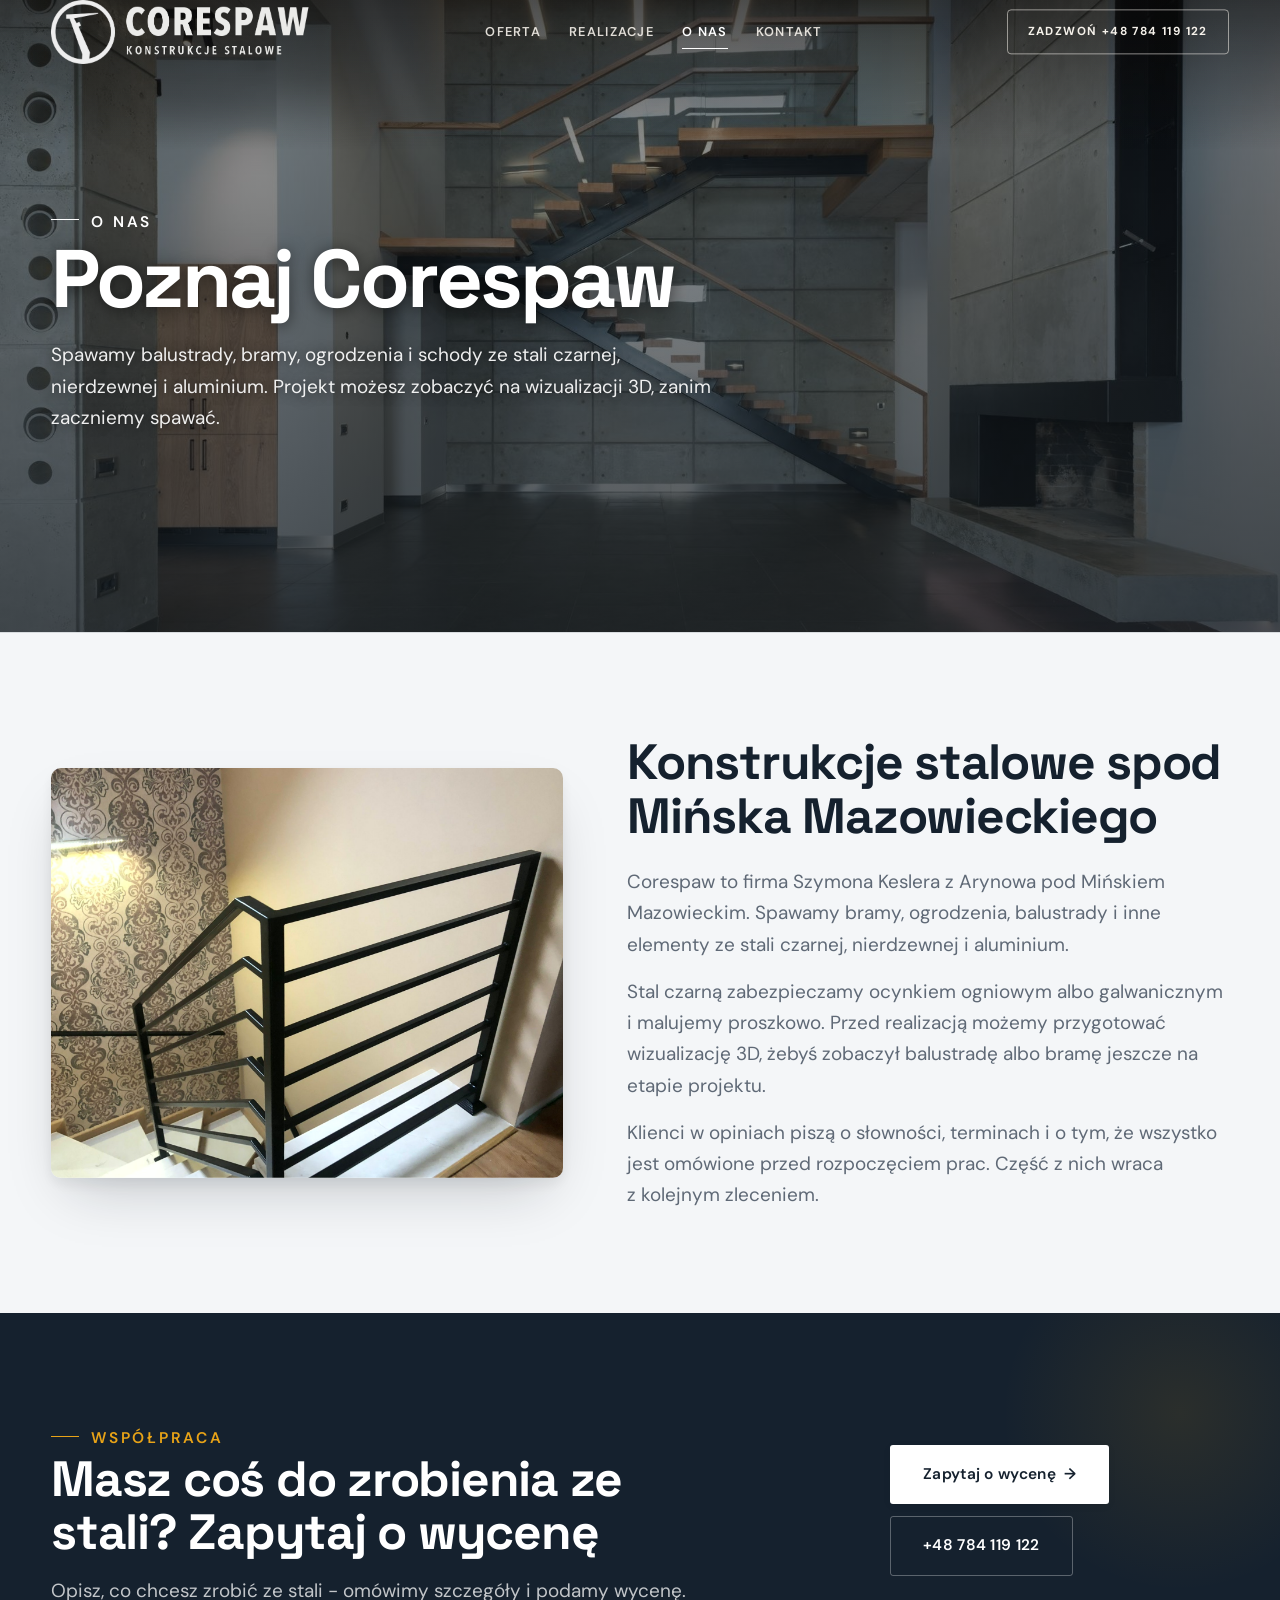
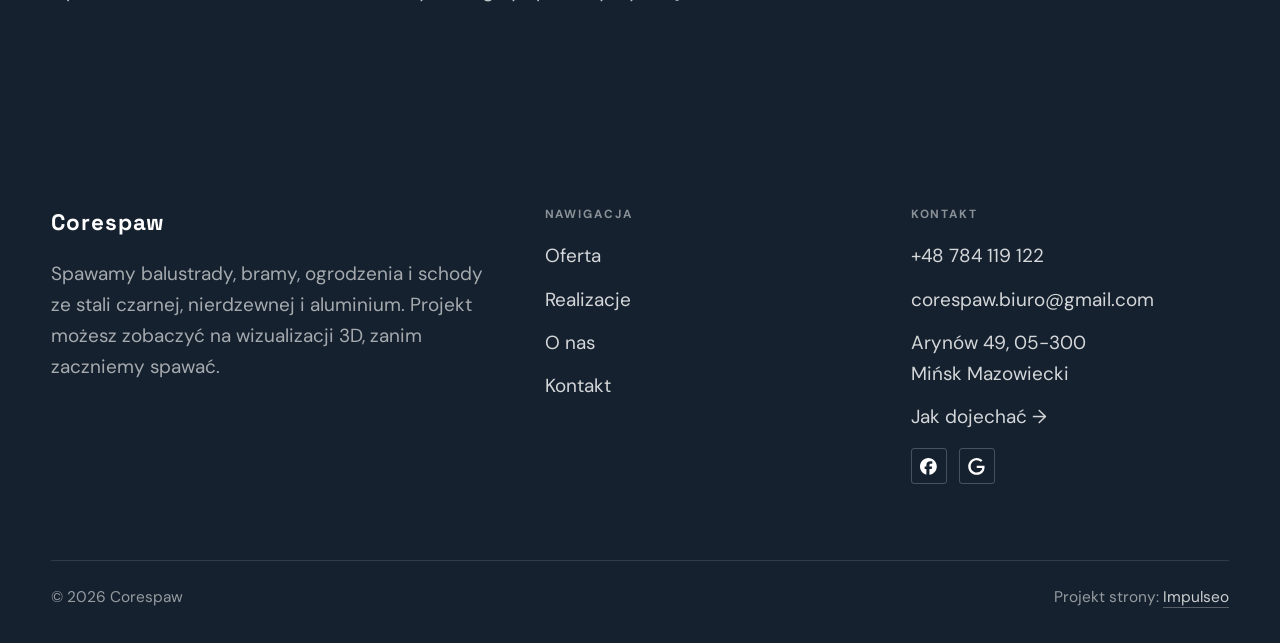
<file: o-nas.html>
<!DOCTYPE html>
<html lang="pl">
<head>
<meta charset="UTF-8">
<meta name="viewport" content="width=device-width, initial-scale=1.0">
<title>O nas - Corespaw</title>
<meta name="description" content="Corespaw - spawane balustrady, bramy, ogrodzenia i schody ze stali czarnej, nierdzewnej i aluminium. Wizualizacja 3D przed realizacją. Mińsk Mazowiecki, Warszawa i Mazowsze. Zadzwoń.">
<link rel="canonical" href="https://kris20032.github.io/corespaw/o-nas.html">
<meta name="robots" content="noindex, nofollow">
<meta property="og:type" content="website">
<meta property="og:locale" content="pl_PL">
<meta property="og:site_name" content="Corespaw">
<meta property="og:title" content="O nas - Corespaw">
<meta property="og:description" content="Corespaw - spawane balustrady, bramy, ogrodzenia i schody ze stali czarnej, nierdzewnej i aluminium. Wizualizacja 3D przed realizacją. Mińsk Mazowiecki, Warszawa i Mazowsze. Zadzwoń.">
<meta property="og:url" content="https://kris20032.github.io/corespaw/o-nas.html">
<meta property="og:image" content="https://kris20032.github.io/corespaw/img/og.jpg">
<meta property="og:image:width" content="1200">
<meta property="og:image:height" content="630">
<meta name="twitter:card" content="summary_large_image">
<link rel="preconnect" href="https://fonts.googleapis.com">
<link rel="preconnect" href="https://fonts.gstatic.com" crossorigin>
<link href="https://fonts.googleapis.com/css2?family=Space+Grotesk:wght@500;600;700&family=DM+Sans:opsz,wght@9..40,400;9..40,500;9..40,600&display=swap" rel="stylesheet">
<link rel="stylesheet" href="assets/styles.css?v=aef503f2">
</head>
<body>

<header class="nav">
  <div class="wrap nav-inner">
    <a class="brand brand-has-logo" href="index.html"><img class="brand-logo" src="img/logo.png" alt="Corespaw" width="777" height="192" decoding="async"></a>
    <nav class="nav-links">
      <a href="oferta.html">Oferta</a>
      <a href="realizacje.html">Realizacje</a>
      <a href="o-nas.html" class="active" aria-current="page">O nas</a>
      <a href="kontakt.html">Kontakt</a>
      <a href="tel:+48784119122" class="btn btn-accent">Zadzwoń +48 784 119 122</a>
    </nav>
    <button class="nav-toggle" aria-label="Menu"><span></span><span></span><span></span></button>
  </div>
</header>

<main>
<section class="pagehead">
  <img src="img/ph5.jpg" alt="Corespaw - Poznaj Corespaw">
  <div class="wrap">
    <span class="eyebrow">O nas</span>
    <h1>Poznaj Corespaw</h1>
    <p>Spawamy balustrady, bramy, ogrodzenia i schody ze stali czarnej, nierdzewnej i aluminium. Projekt możesz zobaczyć na wizualizacji 3D, zanim zaczniemy spawać.</p>
  </div>
</section>
<section>
  <div class="wrap split">
    <div class="split-art reveal"><img src="img/g13.jpg" alt="Corespaw" loading="lazy" width="1936" height="1406" decoding="async"></div>
    <div class="split-copy reveal">
      <h2>Konstrukcje stalowe spod Mińska Mazowieckiego</h2>
      <p class="muted">Corespaw to firma Szymona Keslera z Arynowa pod Mińskiem Mazowieckim. Spawamy bramy, ogrodzenia, balustrady i inne elementy ze stali czarnej, nierdzewnej i aluminium.</p>
      <p class="muted">Stal czarną zabezpieczamy ocynkiem ogniowym albo galwanicznym i malujemy proszkowo. Przed realizacją możemy przygotować wizualizację 3D, żebyś zobaczył balustradę albo bramę jeszcze na etapie projektu.</p>
      <p class="muted">Klienci w opiniach piszą o słowności, terminach i o tym, że wszystko jest omówione przed rozpoczęciem prac. Część z nich wraca z kolejnym zleceniem.</p>
    </div>
  </div>
</section>


<section class="cta">
  <div class="wrap">
    <div class="reveal">
      <span class="eyebrow">Współpraca</span>
      <h2>Masz coś do zrobienia ze stali? Zapytaj o wycenę</h2>
      <p>Opisz, co chcesz zrobić ze stali - omówimy szczegóły i podamy wycenę.</p>
    </div>
    <div class="cta-actions reveal">
      <a href="kontakt.html" class="btn btn-light">Zapytaj o wycenę <span class="arr">→</span></a>
      <a href="tel:+48784119122" class="btn btn-ghost btn-ghost-cta">+48 784 119 122</a>
    </div>
  </div>
</section>
</main>

<footer>
  <div class="wrap">
    <div class="foot-grid">
      <div class="foot-brand">
        <div class="name">Corespaw</div>
        <p>Spawamy balustrady, bramy, ogrodzenia i schody ze stali czarnej, nierdzewnej i aluminium. Projekt możesz zobaczyć na wizualizacji 3D, zanim zaczniemy spawać.</p>
      </div>
      <div class="foot-col">
        <h4>Nawigacja</h4>
        <a href="oferta.html">Oferta</a>
        <a href="realizacje.html">Realizacje</a>
        <a href="o-nas.html">O nas</a>
        <a href="kontakt.html">Kontakt</a>
      </div>
      <div class="foot-col">
        <h4>Kontakt</h4>
        <a href="tel:+48784119122">+48 784 119 122</a>
        <a href="mailto:corespaw.biuro@gmail.com">corespaw.biuro@gmail.com</a>
        <p>Arynów 49, 05-300 Mińsk Mazowiecki</p>
        <a href="https://maps.google.com/?cid=647645395270745221&g_mp=Cidnb29nbGUubWFwcy5wbGFjZXMudjEuUGxhY2VzLlNlYXJjaFRleHQQAhgEIAA" target="_blank" rel="noopener">Jak dojechać →</a>
      <div class="foot-soc">
        <a class="soc" href="https://www.facebook.com/p/Corespaw-Konstrukcje-Stalowe-61552538850195/" target="_blank" rel="noopener" aria-label="Facebook - Corespaw"><svg viewBox="0 0 24 24" aria-hidden="true" focusable="false"><path d="M9.101 23.691v-7.98H6.627v-3.667h2.474v-1.58c0-4.085 1.848-5.978 5.858-5.978.401 0 .955.042 1.468.103a8.68 8.68 0 0 1 1.141.195v3.325a8.623 8.623 0 0 0-.653-.036 26.805 26.805 0 0 0-.733-.009c-.707 0-1.259.096-1.675.309a1.686 1.686 0 0 0-.679.622c-.258.42-.374.995-.374 1.752v1.297h3.919l-.386 2.103-.287 1.564h-3.246v8.245C19.396 23.238 24 18.179 24 12.044c0-6.627-5.373-12-12-12s-12 5.373-12 12c0 5.628 3.874 10.35 9.101 11.647Z" fill="currentColor"/></svg></a>
        <a class="soc" href="https://maps.google.com/?cid=647645395270745221&g_mp=Cidnb29nbGUubWFwcy5wbGFjZXMudjEuUGxhY2VzLlNlYXJjaFRleHQQAhgEIAA" target="_blank" rel="noopener" aria-label="Google - Corespaw"><svg viewBox="0 0 24 24" aria-hidden="true" focusable="false"><path d="M12.48 10.92v3.28h7.84c-.24 1.84-.853 3.187-1.787 4.133-1.147 1.147-2.933 2.4-6.053 2.4-4.827 0-8.6-3.893-8.6-8.72s3.773-8.72 8.6-8.72c2.6 0 4.507 1.027 5.907 2.347l2.307-2.307C18.747 1.44 16.133 0 12.48 0 5.867 0 .307 5.387.307 12s5.56 12 12.173 12c3.573 0 6.267-1.173 8.373-3.36 2.16-2.16 2.84-5.213 2.84-7.667 0-.76-.053-1.467-.173-2.053H12.48z" fill="currentColor"/></svg></a>
      </div>
      </div>
    </div>
    <div class="foot-bot">
      <span>© 2026 Corespaw</span>
      <span>Projekt strony: <a class="foot-credit" href="https://impulseo.pl" target="_blank" rel="noopener">Impulseo</a></span>
    </div>
  </div>
</footer>
<div class="sticky-call"><a class="sc-call" href="tel:+48784119122"><svg class="ico-tel" width="16" height="16" viewBox="0 0 24 24" fill="none" aria-hidden="true"><path d="M6.6 10.8a15.5 15.5 0 0 0 6.6 6.6l2.2-2.2a1 1 0 0 1 1-.24 11.4 11.4 0 0 0 3.6.58 1 1 0 0 1 1 1V20a1 1 0 0 1-1 1A17 17 0 0 1 3 4a1 1 0 0 1 1-1h3.5a1 1 0 0 1 1 1c0 1.25.2 2.46.58 3.6a1 1 0 0 1-.25 1l-2.23 2.2Z" fill="currentColor"/></svg> Zadzwoń</a><a class="sc-quote" href="kontakt.html">Wycena</a></div>
<div class="demo-wazne" data-do="2026-11-01" data-cykl="3" hidden><svg class="dw-ico" width="13" height="13" viewBox="0 0 24 24" fill="none" aria-hidden="true"><circle cx="12" cy="12" r="8.6" stroke="currentColor" stroke-width="1.8"/><path d="M12 7.2V12l3.3 2" stroke="currentColor" stroke-width="1.8" stroke-linecap="round"/></svg><span class="dw-txt"></span></div>

<script src="assets/main.js"></script>
</body>
</html>
</file>
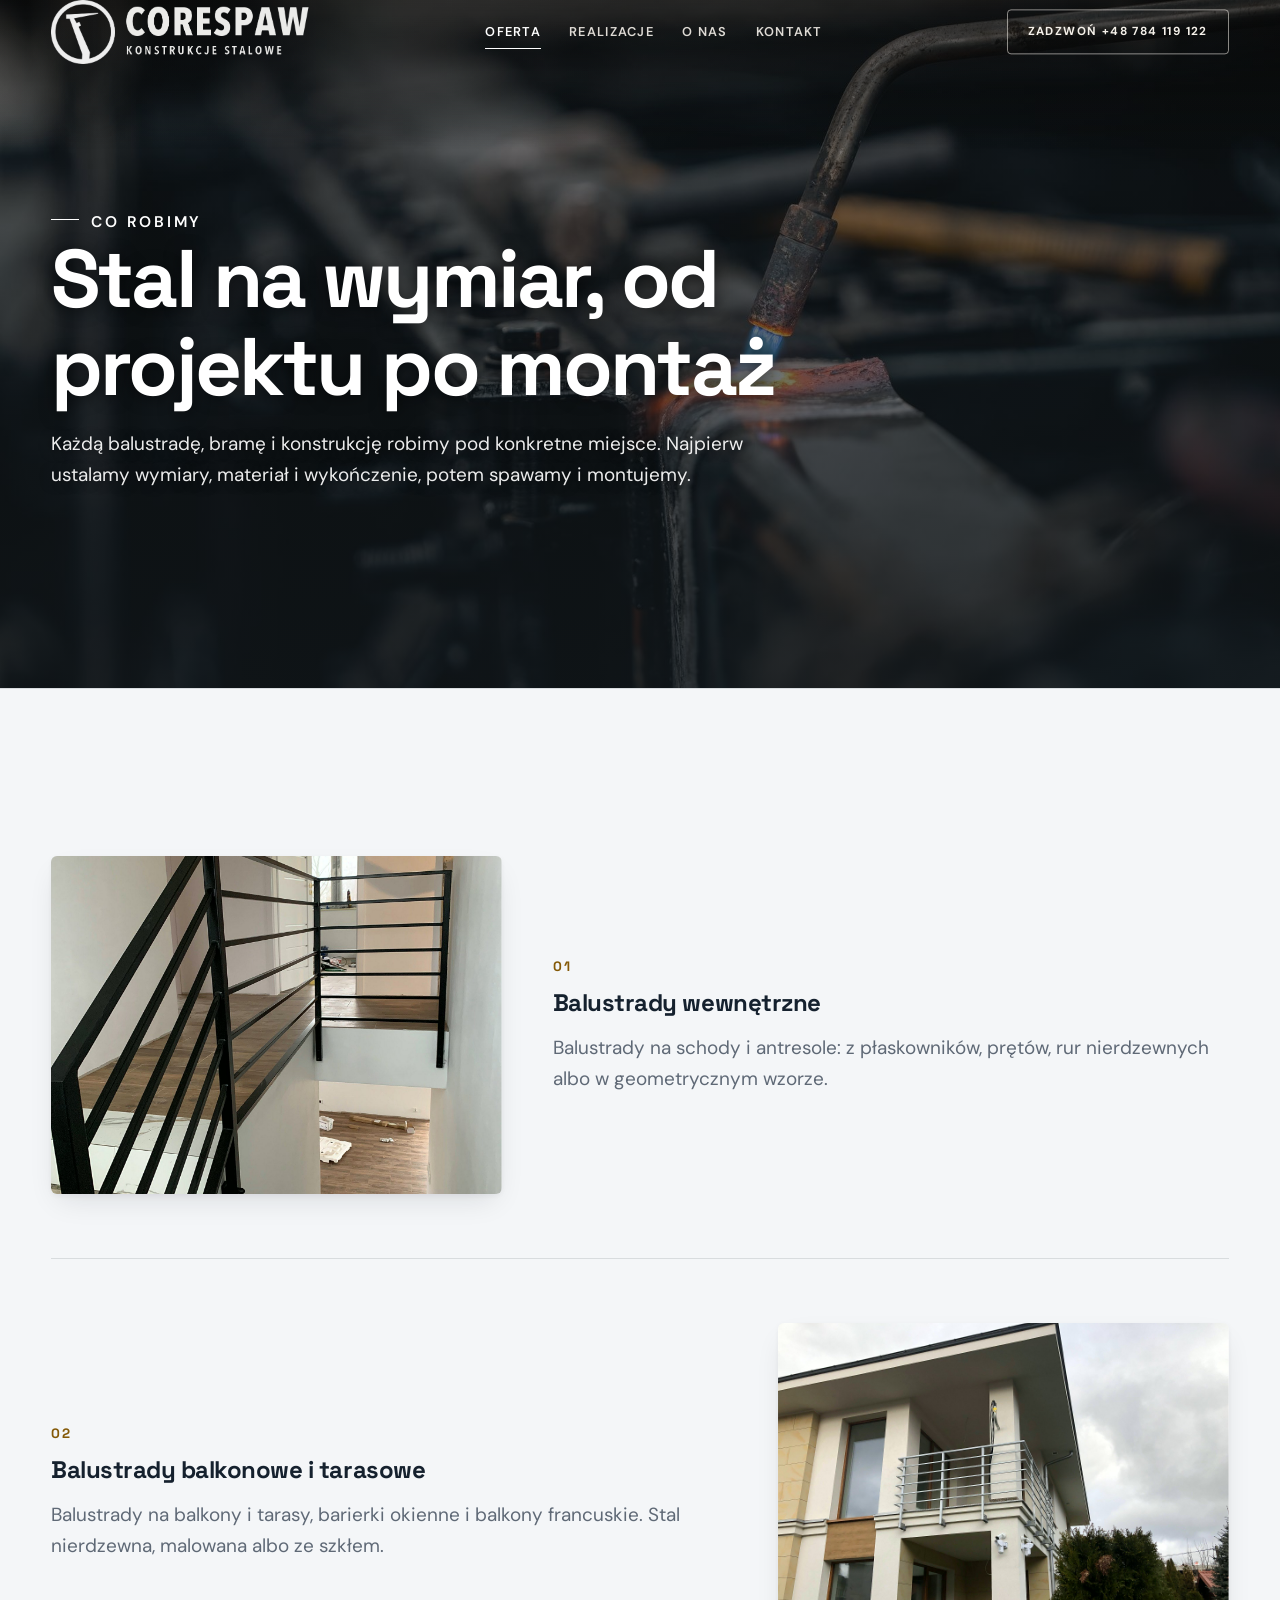
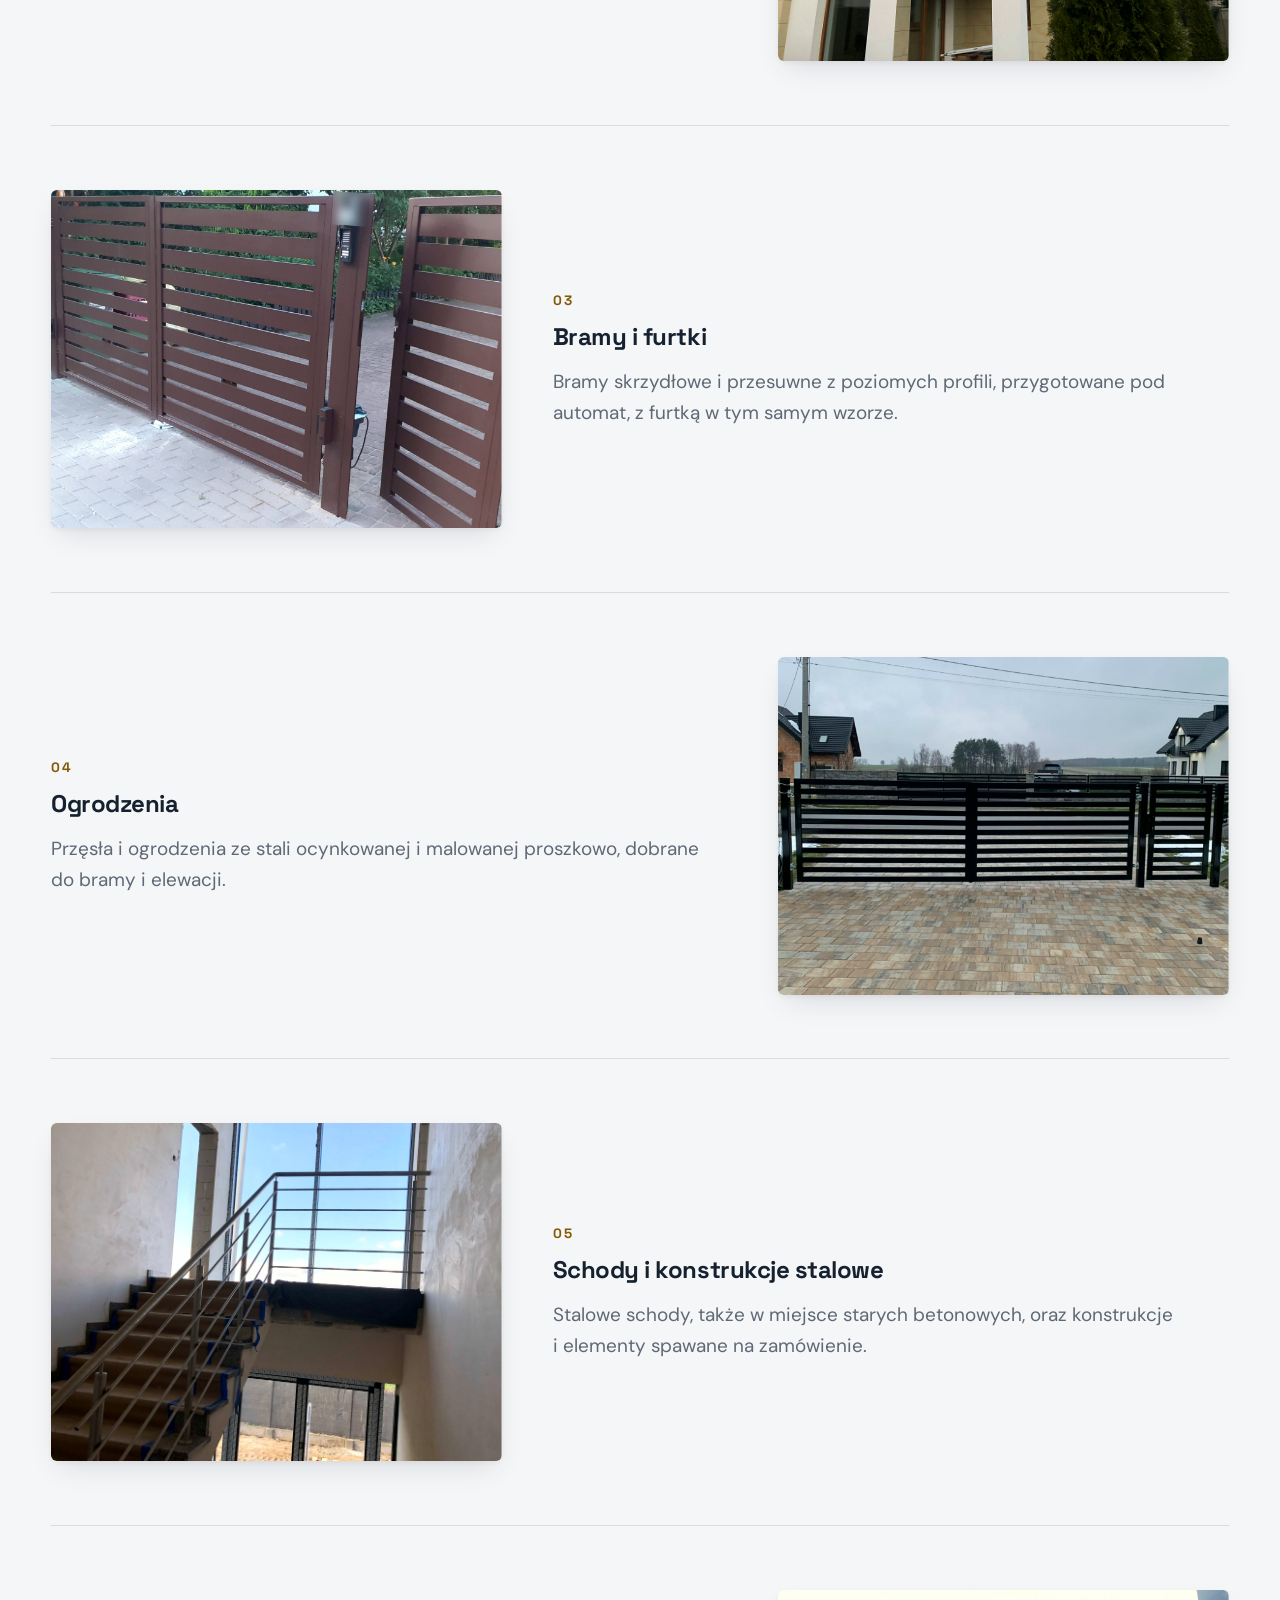
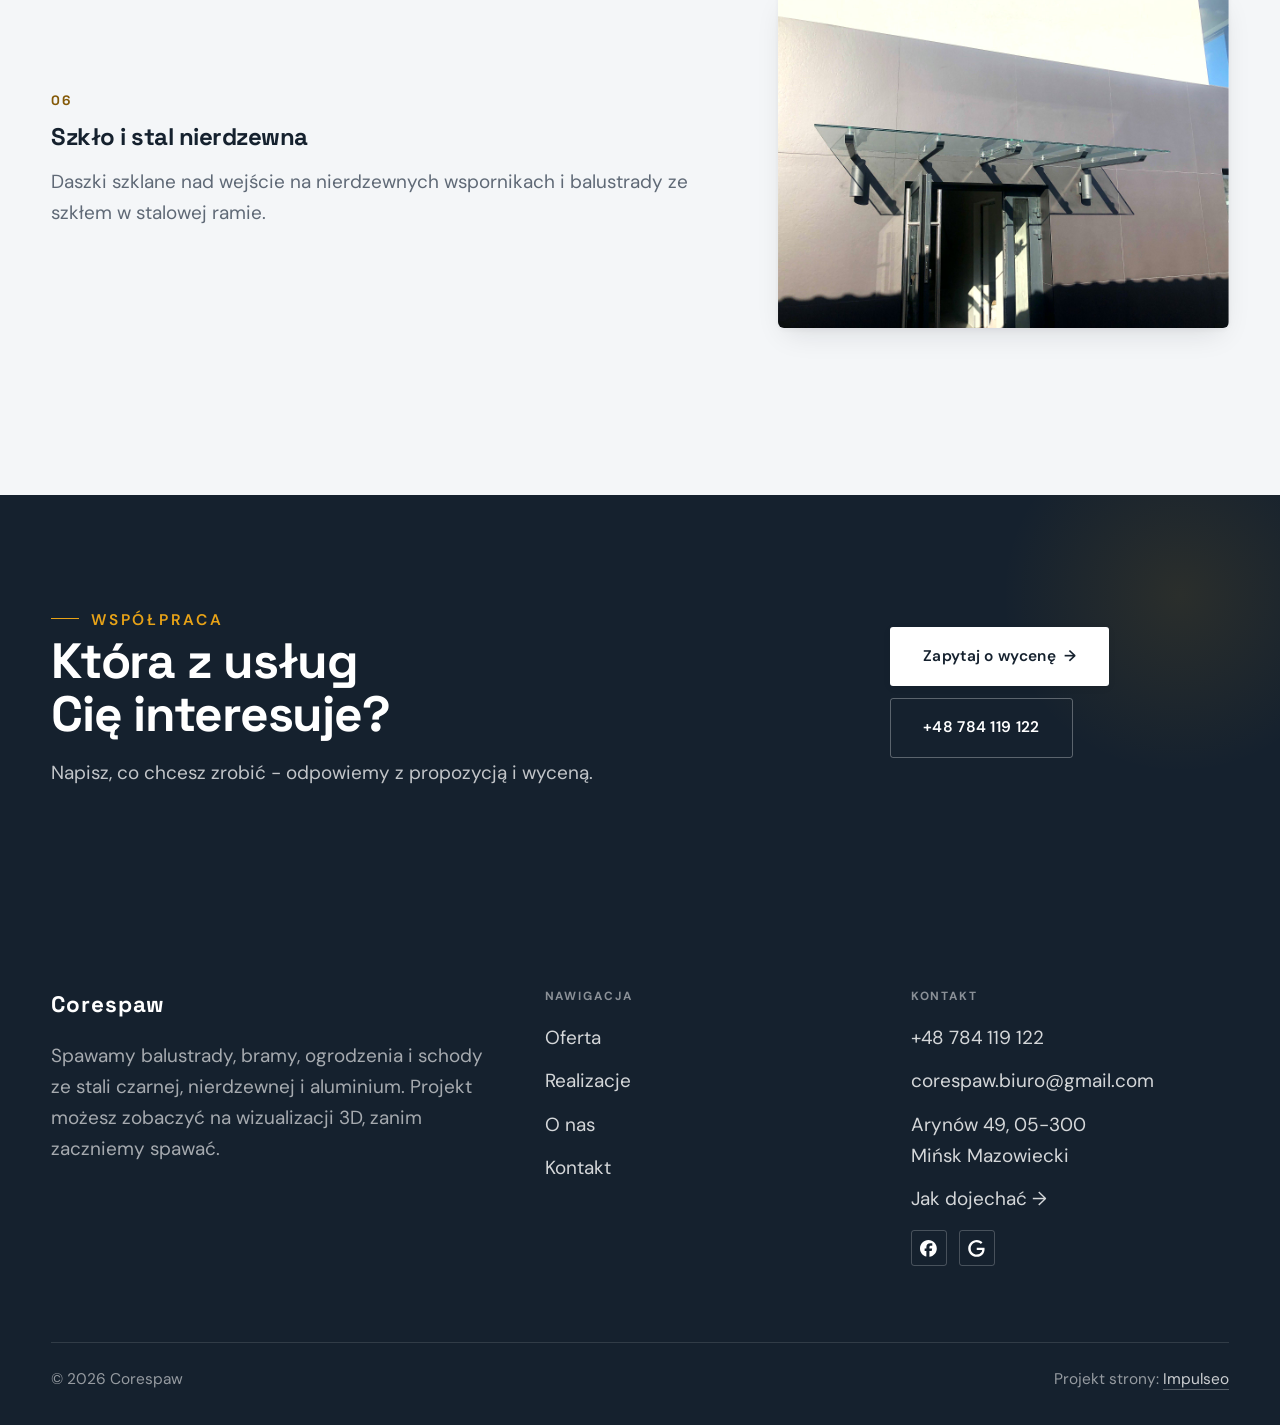
<file: oferta.html>
<!DOCTYPE html>
<html lang="pl">
<head>
<meta charset="UTF-8">
<meta name="viewport" content="width=device-width, initial-scale=1.0">
<title>Oferta - Corespaw</title>
<meta name="description" content="Corespaw - spawane balustrady, bramy, ogrodzenia i schody ze stali czarnej, nierdzewnej i aluminium. Wizualizacja 3D przed realizacją. Mińsk Mazowiecki, Warszawa i Mazowsze. Zadzwoń.">
<link rel="canonical" href="https://kris20032.github.io/corespaw/oferta.html">
<meta name="robots" content="noindex, nofollow">
<meta property="og:type" content="website">
<meta property="og:locale" content="pl_PL">
<meta property="og:site_name" content="Corespaw">
<meta property="og:title" content="Oferta - Corespaw">
<meta property="og:description" content="Corespaw - spawane balustrady, bramy, ogrodzenia i schody ze stali czarnej, nierdzewnej i aluminium. Wizualizacja 3D przed realizacją. Mińsk Mazowiecki, Warszawa i Mazowsze. Zadzwoń.">
<meta property="og:url" content="https://kris20032.github.io/corespaw/oferta.html">
<meta property="og:image" content="https://kris20032.github.io/corespaw/img/og.jpg">
<meta property="og:image:width" content="1200">
<meta property="og:image:height" content="630">
<meta name="twitter:card" content="summary_large_image">
<link rel="preconnect" href="https://fonts.googleapis.com">
<link rel="preconnect" href="https://fonts.gstatic.com" crossorigin>
<link href="https://fonts.googleapis.com/css2?family=Space+Grotesk:wght@500;600;700&family=DM+Sans:opsz,wght@9..40,400;9..40,500;9..40,600&display=swap" rel="stylesheet">
<link rel="stylesheet" href="assets/styles.css?v=aef503f2">
</head>
<body>

<header class="nav">
  <div class="wrap nav-inner">
    <a class="brand brand-has-logo" href="index.html"><img class="brand-logo" src="img/logo.png" alt="Corespaw" width="777" height="192" decoding="async"></a>
    <nav class="nav-links">
      <a href="oferta.html" class="active" aria-current="page">Oferta</a>
      <a href="realizacje.html">Realizacje</a>
      <a href="o-nas.html">O nas</a>
      <a href="kontakt.html">Kontakt</a>
      <a href="tel:+48784119122" class="btn btn-accent">Zadzwoń +48 784 119 122</a>
    </nav>
    <button class="nav-toggle" aria-label="Menu"><span></span><span></span><span></span></button>
  </div>
</header>

<main>
<section class="pagehead">
  <img src="img/ph4.jpg" alt="Corespaw - Stal na wymiar, od projektu po montaż" width="1880" height="1058" decoding="async">
  <div class="wrap">
    <span class="eyebrow">Co robimy</span>
    <h1>Stal na wymiar, od projektu po montaż</h1>
    <p>Każdą balustradę, bramę i konstrukcję robimy pod konkretne miejsce. Najpierw ustalamy wymiary, materiał i wykończenie, potem spawamy i montujemy.</p>
  </div>
</section>
<section>
  <div class="wrap">
    <div class="svc-row reveal">
      <div class="svc-row-art"><img src="img/g4.jpg" alt="Balustrady wewnętrzne" loading="lazy" width="1536" height="2048" decoding="async"></div>
      <div>
        <span class="num">01</span>
        <h3>Balustrady wewnętrzne</h3>
        <p class="muted">Balustrady na schody i antresole: z płaskowników, prętów, rur nierdzewnych albo w geometrycznym wzorze.</p>
      </div>
    </div>
    <div class="svc-row rev reveal">
      <div class="svc-row-art"><img src="img/g3.jpg" alt="Balustrady balkonowe i tarasowe" loading="lazy" width="2048" height="1536" decoding="async"></div>
      <div>
        <span class="num">02</span>
        <h3>Balustrady balkonowe i tarasowe</h3>
        <p class="muted">Balustrady na balkony i tarasy, barierki okienne i balkony francuskie. Stal nierdzewna, malowana albo ze szkłem.</p>
      </div>
    </div>
    <div class="svc-row reveal">
      <div class="svc-row-art"><img src="img/g1.jpg" alt="Bramy i furtki" loading="lazy" width="2158" height="1112" decoding="async"></div>
      <div>
        <span class="num">03</span>
        <h3>Bramy i furtki</h3>
        <p class="muted">Bramy skrzydłowe i przesuwne z poziomych profili, przygotowane pod automat, z furtką w tym samym wzorze.</p>
      </div>
    </div>
    <div class="svc-row rev reveal">
      <div class="svc-row-art"><img src="img/g6.jpg" alt="Ogrodzenia" loading="lazy" width="1450" height="1970" decoding="async"></div>
      <div>
        <span class="num">04</span>
        <h3>Ogrodzenia</h3>
        <p class="muted">Przęsła i ogrodzenia ze stali ocynkowanej i malowanej proszkowo, dobrane do bramy i elewacji.</p>
      </div>
    </div>
    <div class="svc-row reveal">
      <div class="svc-row-art"><img src="img/g10.jpg" alt="Schody i konstrukcje stalowe" loading="lazy" width="1930" height="1398" decoding="async"></div>
      <div>
        <span class="num">05</span>
        <h3>Schody i konstrukcje stalowe</h3>
        <p class="muted">Stalowe schody, także w miejsce starych betonowych, oraz konstrukcje i elementy spawane na zamówienie.</p>
      </div>
    </div>
    <div class="svc-row rev reveal">
      <div class="svc-row-art"><img src="img/g8.jpg" alt="Szkło i stal nierdzewna" loading="lazy" width="2048" height="1536" decoding="async"></div>
      <div>
        <span class="num">06</span>
        <h3>Szkło i stal nierdzewna</h3>
        <p class="muted">Daszki szklane nad wejście na nierdzewnych wspornikach i balustrady ze szkłem w stalowej ramie.</p>
      </div>
    </div>
  </div>
</section>

<section class="cta">
  <div class="wrap">
    <div class="reveal">
      <span class="eyebrow">Współpraca</span>
      <h2>Która z usług Cię interesuje?</h2>
      <p>Napisz, co chcesz zrobić - odpowiemy z propozycją i wyceną.</p>
    </div>
    <div class="cta-actions reveal">
      <a href="kontakt.html" class="btn btn-light">Zapytaj o wycenę <span class="arr">→</span></a>
      <a href="tel:+48784119122" class="btn btn-ghost btn-ghost-cta">+48 784 119 122</a>
    </div>
  </div>
</section>
</main>

<footer>
  <div class="wrap">
    <div class="foot-grid">
      <div class="foot-brand">
        <div class="name">Corespaw</div>
        <p>Spawamy balustrady, bramy, ogrodzenia i schody ze stali czarnej, nierdzewnej i aluminium. Projekt możesz zobaczyć na wizualizacji 3D, zanim zaczniemy spawać.</p>
      </div>
      <div class="foot-col">
        <h4>Nawigacja</h4>
        <a href="oferta.html">Oferta</a>
        <a href="realizacje.html">Realizacje</a>
        <a href="o-nas.html">O nas</a>
        <a href="kontakt.html">Kontakt</a>
      </div>
      <div class="foot-col">
        <h4>Kontakt</h4>
        <a href="tel:+48784119122">+48 784 119 122</a>
        <a href="mailto:corespaw.biuro@gmail.com">corespaw.biuro@gmail.com</a>
        <p>Arynów 49, 05-300 Mińsk Mazowiecki</p>
        <a href="https://maps.google.com/?cid=647645395270745221&g_mp=Cidnb29nbGUubWFwcy5wbGFjZXMudjEuUGxhY2VzLlNlYXJjaFRleHQQAhgEIAA" target="_blank" rel="noopener">Jak dojechać →</a>
      <div class="foot-soc">
        <a class="soc" href="https://www.facebook.com/p/Corespaw-Konstrukcje-Stalowe-61552538850195/" target="_blank" rel="noopener" aria-label="Facebook - Corespaw"><svg viewBox="0 0 24 24" aria-hidden="true" focusable="false"><path d="M9.101 23.691v-7.98H6.627v-3.667h2.474v-1.58c0-4.085 1.848-5.978 5.858-5.978.401 0 .955.042 1.468.103a8.68 8.68 0 0 1 1.141.195v3.325a8.623 8.623 0 0 0-.653-.036 26.805 26.805 0 0 0-.733-.009c-.707 0-1.259.096-1.675.309a1.686 1.686 0 0 0-.679.622c-.258.42-.374.995-.374 1.752v1.297h3.919l-.386 2.103-.287 1.564h-3.246v8.245C19.396 23.238 24 18.179 24 12.044c0-6.627-5.373-12-12-12s-12 5.373-12 12c0 5.628 3.874 10.35 9.101 11.647Z" fill="currentColor"/></svg></a>
        <a class="soc" href="https://maps.google.com/?cid=647645395270745221&g_mp=Cidnb29nbGUubWFwcy5wbGFjZXMudjEuUGxhY2VzLlNlYXJjaFRleHQQAhgEIAA" target="_blank" rel="noopener" aria-label="Google - Corespaw"><svg viewBox="0 0 24 24" aria-hidden="true" focusable="false"><path d="M12.48 10.92v3.28h7.84c-.24 1.84-.853 3.187-1.787 4.133-1.147 1.147-2.933 2.4-6.053 2.4-4.827 0-8.6-3.893-8.6-8.72s3.773-8.72 8.6-8.72c2.6 0 4.507 1.027 5.907 2.347l2.307-2.307C18.747 1.44 16.133 0 12.48 0 5.867 0 .307 5.387.307 12s5.56 12 12.173 12c3.573 0 6.267-1.173 8.373-3.36 2.16-2.16 2.84-5.213 2.84-7.667 0-.76-.053-1.467-.173-2.053H12.48z" fill="currentColor"/></svg></a>
      </div>
      </div>
    </div>
    <div class="foot-bot">
      <span>© 2026 Corespaw</span>
      <span>Projekt strony: <a class="foot-credit" href="https://impulseo.pl" target="_blank" rel="noopener">Impulseo</a></span>
    </div>
  </div>
</footer>
<div class="sticky-call"><a class="sc-call" href="tel:+48784119122"><svg class="ico-tel" width="16" height="16" viewBox="0 0 24 24" fill="none" aria-hidden="true"><path d="M6.6 10.8a15.5 15.5 0 0 0 6.6 6.6l2.2-2.2a1 1 0 0 1 1-.24 11.4 11.4 0 0 0 3.6.58 1 1 0 0 1 1 1V20a1 1 0 0 1-1 1A17 17 0 0 1 3 4a1 1 0 0 1 1-1h3.5a1 1 0 0 1 1 1c0 1.25.2 2.46.58 3.6a1 1 0 0 1-.25 1l-2.23 2.2Z" fill="currentColor"/></svg> Zadzwoń</a><a class="sc-quote" href="kontakt.html">Wycena</a></div>
<div class="demo-wazne" data-do="2026-11-01" data-cykl="3" hidden><svg class="dw-ico" width="13" height="13" viewBox="0 0 24 24" fill="none" aria-hidden="true"><circle cx="12" cy="12" r="8.6" stroke="currentColor" stroke-width="1.8"/><path d="M12 7.2V12l3.3 2" stroke="currentColor" stroke-width="1.8" stroke-linecap="round"/></svg><span class="dw-txt"></span></div>

<script src="assets/main.js"></script>
</body>
</html>
</file>
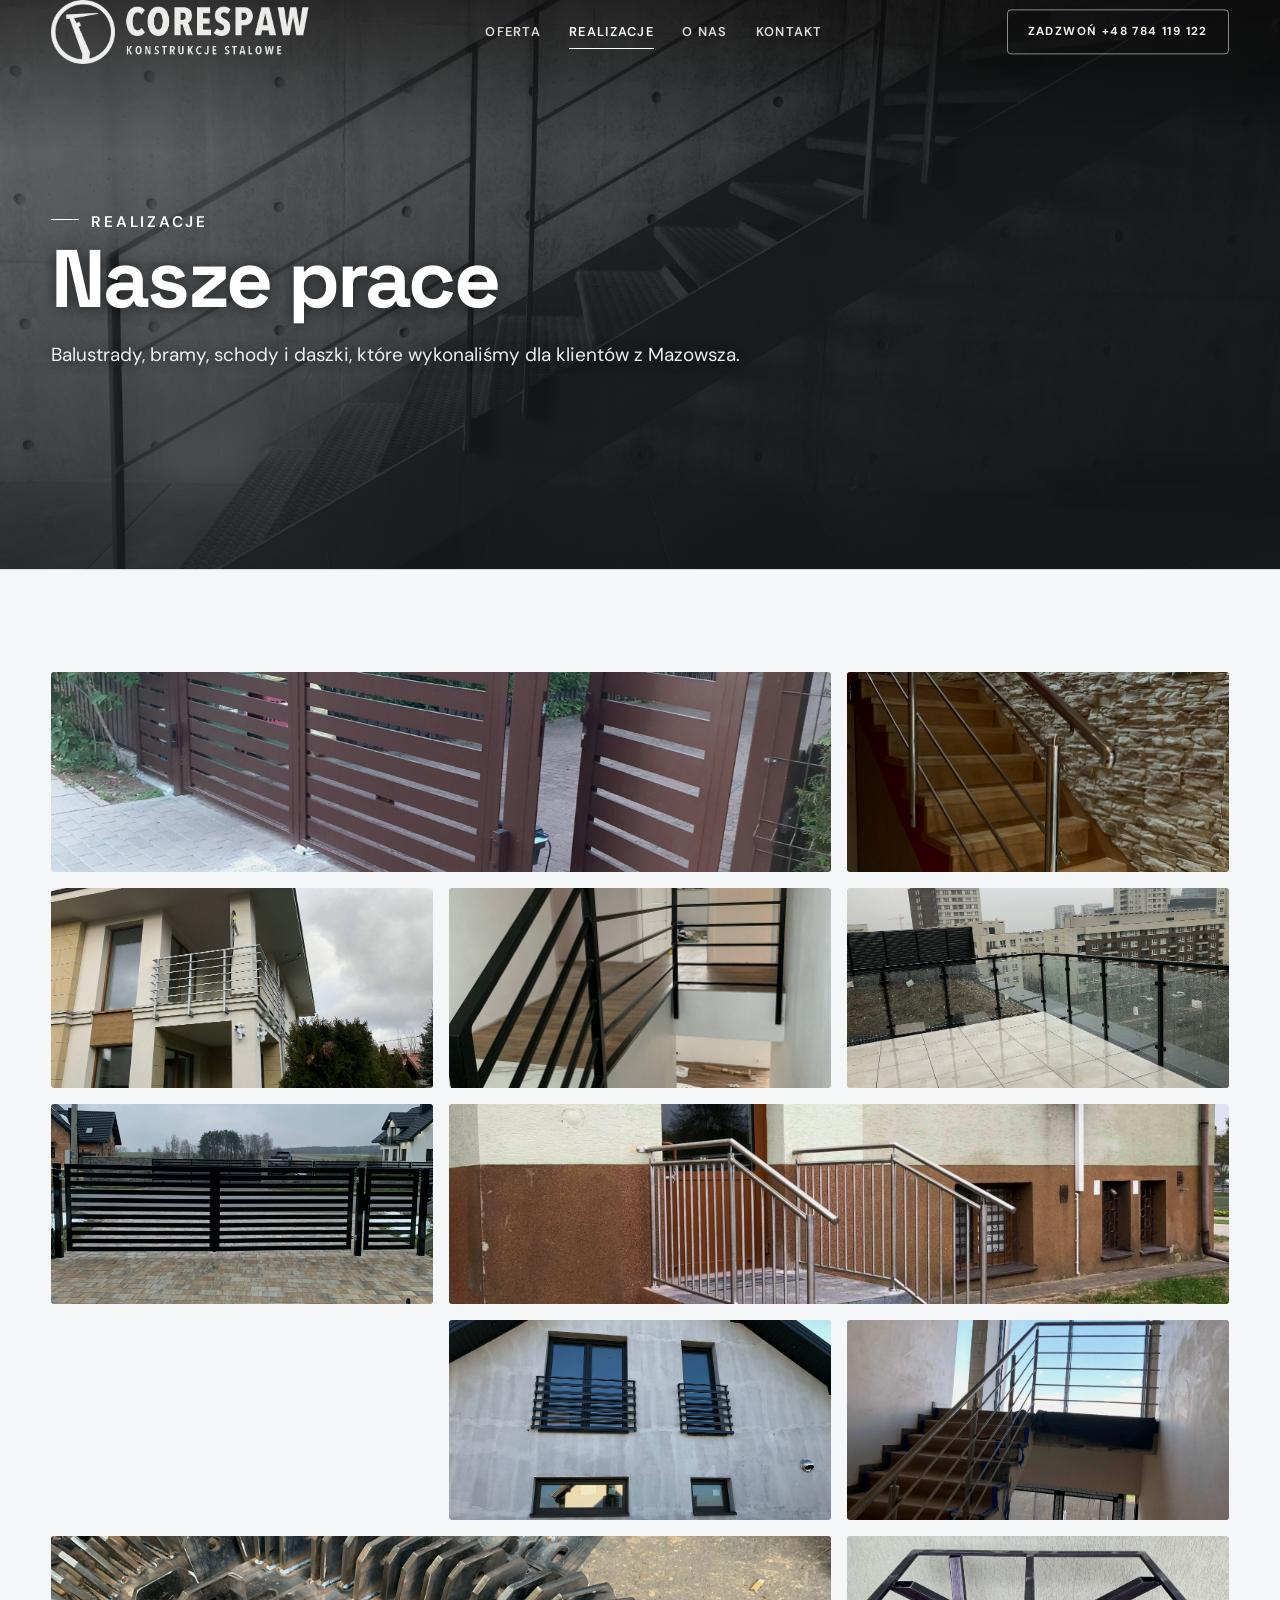
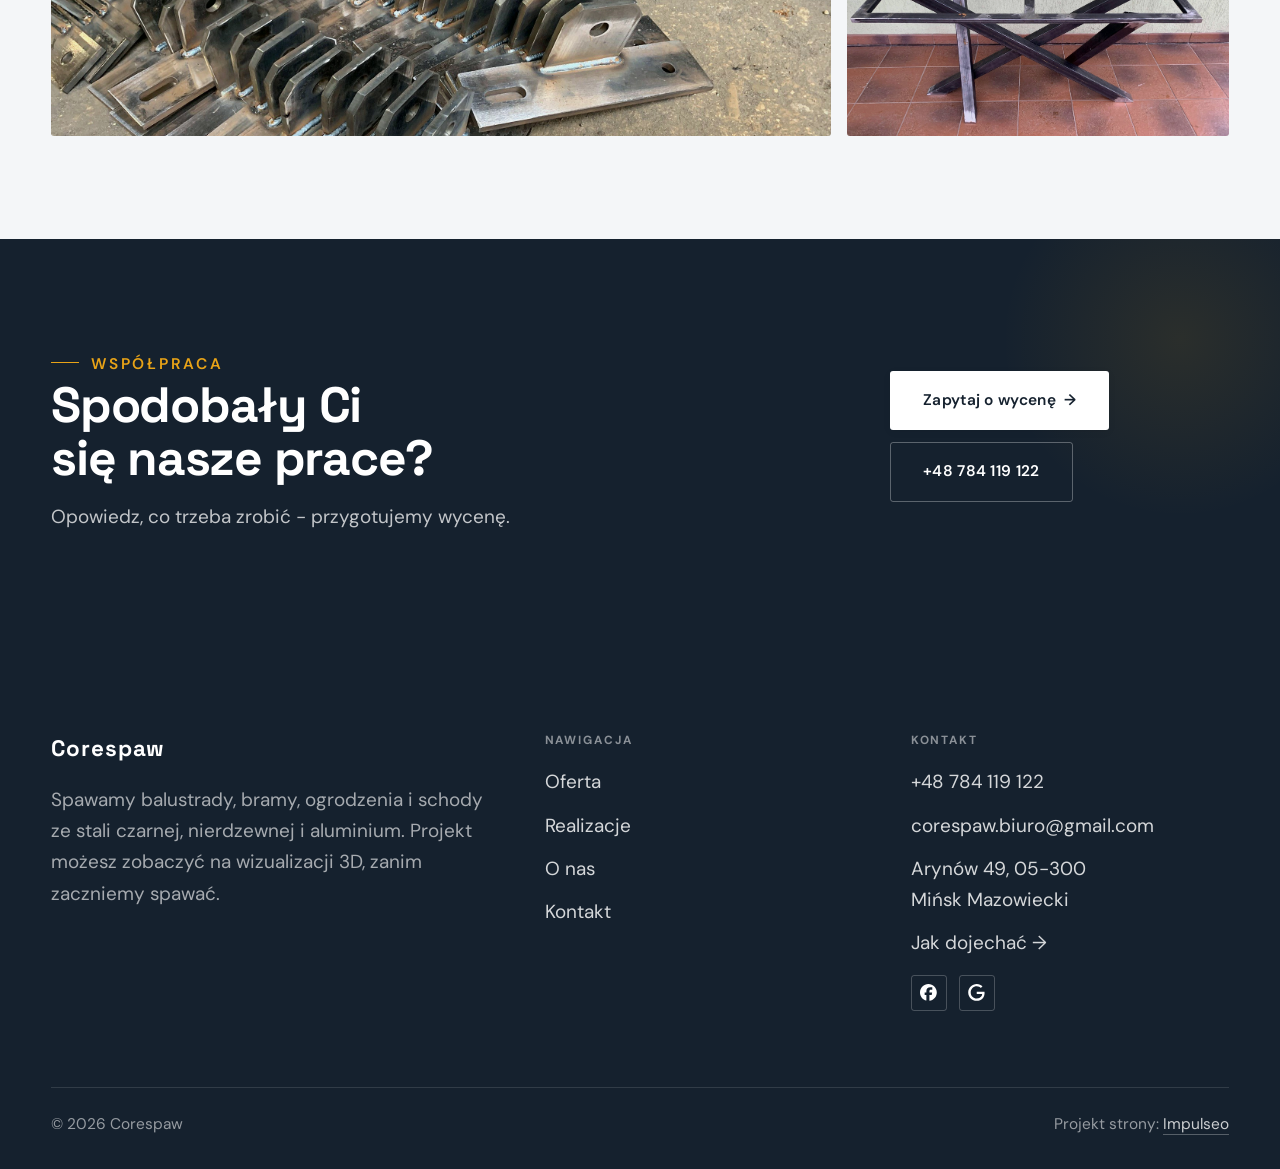
<file: realizacje.html>
<!DOCTYPE html>
<html lang="pl">
<head>
<meta charset="UTF-8">
<meta name="viewport" content="width=device-width, initial-scale=1.0">
<title>Realizacje - Corespaw</title>
<meta name="description" content="Realizacje Corespaw: Brama skrzydłowa z furtką, Balustrada ze stali nierdzewnej, Balustrada balkonowa, Balustrada z płaskowników, Balustrada szklana na tarasie">
<link rel="canonical" href="https://kris20032.github.io/corespaw/realizacje.html">
<meta name="robots" content="noindex, nofollow">
<meta property="og:type" content="website">
<meta property="og:locale" content="pl_PL">
<meta property="og:site_name" content="Corespaw">
<meta property="og:title" content="Realizacje - Corespaw">
<meta property="og:description" content="Realizacje Corespaw: Brama skrzydłowa z furtką, Balustrada ze stali nierdzewnej, Balustrada balkonowa, Balustrada z płaskowników, Balustrada szklana na tarasie">
<meta property="og:url" content="https://kris20032.github.io/corespaw/realizacje.html">
<meta property="og:image" content="https://kris20032.github.io/corespaw/img/og.jpg">
<meta property="og:image:width" content="1200">
<meta property="og:image:height" content="630">
<meta name="twitter:card" content="summary_large_image">
<link rel="preconnect" href="https://fonts.googleapis.com">
<link rel="preconnect" href="https://fonts.gstatic.com" crossorigin>
<link href="https://fonts.googleapis.com/css2?family=Space+Grotesk:wght@500;600;700&family=DM+Sans:opsz,wght@9..40,400;9..40,500;9..40,600&display=swap" rel="stylesheet">
<link rel="stylesheet" href="assets/styles.css?v=aef503f2">
</head>
<body>

<header class="nav">
  <div class="wrap nav-inner">
    <a class="brand brand-has-logo" href="index.html"><img class="brand-logo" src="img/logo.png" alt="Corespaw" width="777" height="192" decoding="async"></a>
    <nav class="nav-links">
      <a href="oferta.html">Oferta</a>
      <a href="realizacje.html" class="active" aria-current="page">Realizacje</a>
      <a href="o-nas.html">O nas</a>
      <a href="kontakt.html">Kontakt</a>
      <a href="tel:+48784119122" class="btn btn-accent">Zadzwoń +48 784 119 122</a>
    </nav>
    <button class="nav-toggle" aria-label="Menu"><span></span><span></span><span></span></button>
  </div>
</header>

<main>
<section class="pagehead">
  <img src="img/ph2.jpg" alt="Corespaw - Nasze prace" width="1880" height="1251" decoding="async">
  <div class="wrap">
    <span class="eyebrow">Realizacje</span>
    <h1>Nasze prace</h1>
    <p>Balustrady, bramy, schody i daszki, które wykonaliśmy dla klientów z Mazowsza.</p>
  </div>
</section>
<section>
  <div class="wrap">
    <div class="gallery">
      <div class="tile t-two3 reveal"><img src="img/g1.jpg" alt="Corespaw" loading="lazy" width="2158" height="1112" decoding="async"></div>
      <div class="tile t-third reveal"><img src="img/g2.jpg" alt="Corespaw" loading="lazy" width="1536" height="2048" decoding="async"></div>
      <div class="tile t-third reveal"><img src="img/g3.jpg" alt="Corespaw" loading="lazy" width="2048" height="1536" decoding="async"></div>
      <div class="tile t-third reveal"><img src="img/g4.jpg" alt="Corespaw" loading="lazy" width="1536" height="2048" decoding="async"></div>
      <div class="tile t-third reveal"><img src="img/g5.jpg" alt="Corespaw" loading="lazy" width="2048" height="1536" decoding="async"></div>
      <div class="tile t-third reveal"><img src="img/g6.jpg" alt="Corespaw" loading="lazy" width="1450" height="1970" decoding="async"></div>
      <div class="tile t-two3 reveal"><img src="img/g7.jpg" alt="Corespaw" loading="lazy" width="1984" height="1468" decoding="async"></div>
      <div class="tile t-third reveal"><img src="img/g8.jpg" alt="Corespaw" loading="lazy" width="2048" height="1536" decoding="async"></div>
      <div class="tile t-third reveal"><img src="img/g9.jpg" alt="Corespaw" loading="lazy" width="2048" height="1536" decoding="async"></div>
      <div class="tile t-third reveal"><img src="img/g10.jpg" alt="Corespaw" loading="lazy" width="1930" height="1398" decoding="async"></div>
      <div class="tile t-two3 reveal"><img src="img/g11.jpg" alt="Corespaw" loading="lazy" width="2048" height="1536" decoding="async"></div>
      <div class="tile t-third reveal"><img src="img/g12.jpg" alt="Corespaw" loading="lazy" width="1970" height="1450" decoding="async"></div>
    </div>
  </div>
</section>
<section class="cta">
  <div class="wrap">
    <div class="reveal">
      <span class="eyebrow">Współpraca</span>
      <h2>Spodobały Ci się nasze prace?</h2>
      <p>Opowiedz, co trzeba zrobić - przygotujemy wycenę.</p>
    </div>
    <div class="cta-actions reveal">
      <a href="kontakt.html" class="btn btn-light">Zapytaj o wycenę <span class="arr">→</span></a>
      <a href="tel:+48784119122" class="btn btn-ghost btn-ghost-cta">+48 784 119 122</a>
    </div>
  </div>
</section>
</main>

<footer>
  <div class="wrap">
    <div class="foot-grid">
      <div class="foot-brand">
        <div class="name">Corespaw</div>
        <p>Spawamy balustrady, bramy, ogrodzenia i schody ze stali czarnej, nierdzewnej i aluminium. Projekt możesz zobaczyć na wizualizacji 3D, zanim zaczniemy spawać.</p>
      </div>
      <div class="foot-col">
        <h4>Nawigacja</h4>
        <a href="oferta.html">Oferta</a>
        <a href="realizacje.html">Realizacje</a>
        <a href="o-nas.html">O nas</a>
        <a href="kontakt.html">Kontakt</a>
      </div>
      <div class="foot-col">
        <h4>Kontakt</h4>
        <a href="tel:+48784119122">+48 784 119 122</a>
        <a href="mailto:corespaw.biuro@gmail.com">corespaw.biuro@gmail.com</a>
        <p>Arynów 49, 05-300 Mińsk Mazowiecki</p>
        <a href="https://maps.google.com/?cid=647645395270745221&g_mp=Cidnb29nbGUubWFwcy5wbGFjZXMudjEuUGxhY2VzLlNlYXJjaFRleHQQAhgEIAA" target="_blank" rel="noopener">Jak dojechać →</a>
      <div class="foot-soc">
        <a class="soc" href="https://www.facebook.com/p/Corespaw-Konstrukcje-Stalowe-61552538850195/" target="_blank" rel="noopener" aria-label="Facebook - Corespaw"><svg viewBox="0 0 24 24" aria-hidden="true" focusable="false"><path d="M9.101 23.691v-7.98H6.627v-3.667h2.474v-1.58c0-4.085 1.848-5.978 5.858-5.978.401 0 .955.042 1.468.103a8.68 8.68 0 0 1 1.141.195v3.325a8.623 8.623 0 0 0-.653-.036 26.805 26.805 0 0 0-.733-.009c-.707 0-1.259.096-1.675.309a1.686 1.686 0 0 0-.679.622c-.258.42-.374.995-.374 1.752v1.297h3.919l-.386 2.103-.287 1.564h-3.246v8.245C19.396 23.238 24 18.179 24 12.044c0-6.627-5.373-12-12-12s-12 5.373-12 12c0 5.628 3.874 10.35 9.101 11.647Z" fill="currentColor"/></svg></a>
        <a class="soc" href="https://maps.google.com/?cid=647645395270745221&g_mp=Cidnb29nbGUubWFwcy5wbGFjZXMudjEuUGxhY2VzLlNlYXJjaFRleHQQAhgEIAA" target="_blank" rel="noopener" aria-label="Google - Corespaw"><svg viewBox="0 0 24 24" aria-hidden="true" focusable="false"><path d="M12.48 10.92v3.28h7.84c-.24 1.84-.853 3.187-1.787 4.133-1.147 1.147-2.933 2.4-6.053 2.4-4.827 0-8.6-3.893-8.6-8.72s3.773-8.72 8.6-8.72c2.6 0 4.507 1.027 5.907 2.347l2.307-2.307C18.747 1.44 16.133 0 12.48 0 5.867 0 .307 5.387.307 12s5.56 12 12.173 12c3.573 0 6.267-1.173 8.373-3.36 2.16-2.16 2.84-5.213 2.84-7.667 0-.76-.053-1.467-.173-2.053H12.48z" fill="currentColor"/></svg></a>
      </div>
      </div>
    </div>
    <div class="foot-bot">
      <span>© 2026 Corespaw</span>
      <span>Projekt strony: <a class="foot-credit" href="https://impulseo.pl" target="_blank" rel="noopener">Impulseo</a></span>
    </div>
  </div>
</footer>
<div class="sticky-call"><a class="sc-call" href="tel:+48784119122"><svg class="ico-tel" width="16" height="16" viewBox="0 0 24 24" fill="none" aria-hidden="true"><path d="M6.6 10.8a15.5 15.5 0 0 0 6.6 6.6l2.2-2.2a1 1 0 0 1 1-.24 11.4 11.4 0 0 0 3.6.58 1 1 0 0 1 1 1V20a1 1 0 0 1-1 1A17 17 0 0 1 3 4a1 1 0 0 1 1-1h3.5a1 1 0 0 1 1 1c0 1.25.2 2.46.58 3.6a1 1 0 0 1-.25 1l-2.23 2.2Z" fill="currentColor"/></svg> Zadzwoń</a><a class="sc-quote" href="kontakt.html">Wycena</a></div>
<div class="demo-wazne" data-do="2026-11-01" data-cykl="3" hidden><svg class="dw-ico" width="13" height="13" viewBox="0 0 24 24" fill="none" aria-hidden="true"><circle cx="12" cy="12" r="8.6" stroke="currentColor" stroke-width="1.8"/><path d="M12 7.2V12l3.3 2" stroke="currentColor" stroke-width="1.8" stroke-linecap="round"/></svg><span class="dw-txt"></span></div>

<script src="assets/main.js"></script>
</body>
</html>
</file>
<file: assets/styles.css>
/* ============================================================
   STOLBASZ — premium, architektoniczny B2B fit-out
   Jasna paleta, zero brązu. System wg premium-web-craft.
   Projekt strony: Impulseo (impulseo.pl)
   ============================================================ */

:root{
  /* PALETA — jasna, architektoniczna, chłodna */
  --paper:#F4F6F8;          /* główne tło */
  --paper-2:#E7EBEF;        /* sekcje alternatywne (chłodny jasny szary) */
  --paper-3:#E7EBEF;        /* delikatne wypełnienia */
  --ink:#15212E;            /* tekst główny — chłodny grafit */
  --ink-soft:#243443;       /* nagłówki drugorzędne */
  --muted:#6B7785;          /* tekst poboczny */
  --line:rgba(21,33,46,.12);/* hairline */
  --accent:#E8A317;         /* stonowany petrol-slate — jedyny akcent */
  --accent-d:#C9870C;
  --accent-soft:rgba(232,163,23,.10);
  --dark:#15212E;           /* sekcje ciemne (stopka/CTA) */

  /* HOVER ZDJĘĆ — JEDEN standard dla całego silnika (decyzja K. 04.08.2026, artefakt z wariantami).
     AKTUALNE (K.+Szymon 09.08.2026, wybór z artefaktu 6 wariantów): zoom 1.05 przy 1.4s -
     przy tak długim czasie mocniejszy kadr NIE skacze, tylko „oddycha". Poprzedni standard
     (1.02 / .55s z 04.08) odbierany jako dynamiczny i szybki.
     Spoczynek lekko przygaszony, ale TYLKO tam, gdzie jest mysz (@media hover:hover) —
     na telefonie zdjęcia zostają w pełnej jasności. */
  --img-zoom:1.05;                   /* K.+Szymon 09.08: wariant F z artefaktu porównawczego */
  --img-rest:brightness(.95) saturate(.99);
  --img-hot:brightness(1.06) saturate(1.05);
  --img-dur:1.4s;                    /* K.+Szymon 09.08 (wariant F): powoli = elegancko */
  --img-ease:cubic-bezier(.16,.84,.44,1);  /* miękki ogon, efekt „oddychania" */

  /* ODSTĘPY — skala 4/8 */
  --space-1:4px; --space-2:8px; --space-3:12px; --space-4:16px; --space-5:24px;
  --space-6:32px; --space-7:48px; --space-8:64px; --space-9:96px; --space-10:128px;

  /* TYPOGRAFIA — fluid clamp() (skala podbita 16.07.2026: większe, czytelniejsze litery — uwaga Adama) */
  --text-sm:clamp(.9rem,.87rem + .12vw,1rem);
  --text-base:clamp(1.08rem,1.04rem + .18vw,1.2rem);
  --text-lg:clamp(1.24rem,1.15rem + .34vw,1.44rem);
  --text-h3:clamp(1.34rem,1.22rem + .55vw,1.66rem);
  --text-h2:clamp(2.1rem,1.66rem + 2.1vw,3.1rem);
  --text-h1:clamp(2.9rem,2.1rem + 4vw,5.1rem);

  /* PROMIENIE — architektoniczne, raczej ostre */
  --r-sm:3px; --r-md:6px; --r-lg:10px;

  /* RUCH */
  --ease:cubic-bezier(.25,.46,.45,.94); --dur:.24s;

  /* CIENIE — miękkie, warstwowe */
  --sh-sm:0 1px 2px rgba(16,24,32,.04), 0 2px 8px rgba(16,24,32,.05);
  --sh-md:0 2px 6px rgba(16,24,32,.05), 0 12px 28px -8px rgba(16,24,32,.12);
  --sh-lg:0 6px 14px rgba(16,24,32,.07), 0 26px 56px -18px rgba(16,24,32,.22);

  --hairline:1px solid var(--line);

  --font-display:'Space Grotesk','Inter',sans-serif;
  --font-body:'DM Sans','Inter',sans-serif;
}

*{box-sizing:border-box;margin:0;padding:0}
html{scroll-behavior:smooth}
body{
  font-family:var(--font-body);
  font-size:var(--text-base);
  line-height:1.65;
  color:var(--ink);
  background:var(--paper);
  -webkit-font-smoothing:antialiased;
  text-rendering:optimizeLegibility;
}
img{max-width:100%;height:auto;display:block}  /* height:auto = width/height z atrybutów trzyma proporcje (TOP#12) */
a{color:inherit;text-decoration:none}

.wrap{width:min(92%,1180px);margin-inline:auto}
section{padding-block:clamp(52px,6.5vw,96px)}

h1,h2,h3{font-family:var(--font-display);font-weight:700;line-height:1.08;letter-spacing:-.02em;color:var(--ink)}
h1{font-size:var(--text-h1);letter-spacing:-.035em}
h2{font-size:var(--text-h2);letter-spacing:-.025em}
h3{font-size:var(--text-h3)}
/* MIARA — długość wiersza. WCAG 2.2 SC 1.4.8: max 80 znaków; Butterick: 45–90.
   68ch daje realnie 72–78 znaków polskiego tekstu, czyli z zapasem pod granicą.
   Wcześniej limit miał TYLKO <p> — <li>, <blockquote> i <dd> nie miały żadnego,
   i to jedyny powód, dla którego 23 bloki na dwóch oddanych stronach jadą po
   83–106 znaków w wierszu (pomiar 07.08.2026, bramka `miara`).
   ⚠️ Listy i definicje ograniczamy TYLKO bez klasy: `ul`/`ol` z klasą to u nas
   układ (siatki kafli, menu), a nie tekst ciągły — tam miarę wyznacza układ. */
/* 60ch, nie 68ch (K. 10.08): po zmianie fontów na węższe kroje (DM Sans i spółka)
   w 68ch mieściło się ~90 znaków - bramka pikselowa słusznie zgłaszała przekroczenie
   granicy 80. Pomiar na żywej przeglądarce: 60ch = 90 znaków, 53ch = ~78 znaków, czyli normę WCAG 1.4.8. */
:root{ --miara:53ch }
p{max-width:min(100%,var(--miara))}
blockquote,
ul:not([class])>li, ol:not([class])>li,
dl:not([class])>dd{max-width:min(100%,var(--miara))}

/* ⚠️ Świadomie BEZ wyjątku `.tile p,.card p,.svc p{max-width:none}`, choć nasuwa się sam:
   te akapity BYŁY już ograniczone (stare `p{max-width:65ch}`), więc „wyjątek" nie odblokowałby
   niczego nowego — tylko ROZLUŹNIŁ stan sprzed zmiany na wszystkich demach naraz.
   `figcaption` żadna z reguł wyżej nie dotyczy, więc też nie potrzebuje zwolnienia. */

/* ŁAMANIE. `balance` wyrównuje długości wierszy w nagłówku, `pretty` pilnuje ostatniego
   wiersza akapitu, żeby nie został w nim jeden wyraz. Obsługiwane od Chrome 117 /
   Safari 17.5; starsze przeglądarki po prostu ignorują tę własność.
   `text-wrap:pretty` nie występowało dotąd ANI RAZ w silniku ani w repo klientów. */
h1,h2,h3,.lead,.lede{text-wrap:balance}
p,li,blockquote,dd{text-wrap:pretty}

.eyebrow{
  font-family:var(--font-body);
  font-size:var(--text-sm);
  font-weight:600;
  letter-spacing:.18em;
  text-transform:uppercase;
  color:var(--accent);
  display:inline-flex;align-items:center;gap:var(--space-3);
}
/* flex:none + margin-top = kreska trzyma się PIERWSZEJ linii. Wcześniej align-items:center
   centrowało ją względem całego bloku i przy zawinięciu (długi kicker typu
   „…WNĘTRZ · LESZNO · OD 2019") druga linia lądowała z brzydkim wcięciem. */
.eyebrow{align-items:flex-start}
.eyebrow>*,.eyebrow{text-wrap:balance}   /* dlugi kicker lamal sie na sierote typu samo „2019" w drugiej linii */
.eyebrow::before{content:"";width:28px;height:1px;background:var(--accent);display:inline-block;flex:none;margin-top:.62em}

.muted{color:var(--muted)}
.lead{font-size:var(--text-lg);line-height:1.55;color:var(--ink-soft);max-width:50ch}

/* ---------- BUTTONS ---------- */
.btn{
  display:inline-flex;align-items:center;gap:var(--space-2);
  font-weight:600;font-size:var(--text-sm);letter-spacing:.02em;
  padding:var(--space-4) var(--space-6);
  border-radius:var(--r-sm);
  transition:transform var(--dur) var(--ease),box-shadow var(--dur) var(--ease),background var(--dur) var(--ease);
  cursor:pointer;border:1px solid transparent;
}
.btn-accent{background:var(--accent);color:#fff;box-shadow:var(--sh-sm)}
.btn-accent:hover{background:var(--accent-d);transform:translateY(-2px);box-shadow:var(--sh-md)}
.btn-accent:active{transform:translateY(0);box-shadow:var(--sh-sm)}
.btn-ghost{background:transparent;color:var(--ink);border-color:var(--line)}
.btn-ghost:hover{border-color:var(--accent);color:var(--accent);transform:translateY(-2px)}
.btn-light{background:#fff;color:var(--ink);box-shadow:var(--sh-sm)}
.btn-light:hover{transform:translateY(-2px);box-shadow:var(--sh-md)}
.btn .arr{transition:transform var(--dur) var(--ease)}
.btn:hover .arr{transform:translateX(4px)}

/* ---------- NAV ---------- */
.nav{
  position:sticky;top:0;z-index:50;
  background:color-mix(in srgb,var(--paper) 88%,transparent);
  backdrop-filter:saturate(140%) blur(10px);
  border-bottom:var(--hairline);
}
.nav-inner{display:flex;align-items:center;justify-content:space-between;gap:var(--space-5);height:72px}
/* ANTY-NACHODZENIE (K. 05.08.2026): długa nazwa firmy + przycisk z pełnym numerem nie mieściły się w pasku
   i flex ściskał linki PONIŻEJ ich treści - "Kontakt" wchodził na ramkę "Zadzwoń +48 ...". Teraz ustępuje
   nazwa marki (skrót wielokropkiem), a menu i przycisk nigdy się nie kurczą ani nie zachodzą na siebie. */
.brand{display:flex;flex-direction:column;line-height:1;min-width:0;flex:0 1 auto}
.brand .name{font-family:var(--font-display);font-weight:800;font-size:1.35rem;letter-spacing:.04em;white-space:nowrap;overflow:hidden;text-overflow:ellipsis}
.brand .sub{font-size:.62rem;letter-spacing:.34em;text-transform:uppercase;color:var(--muted);margin-top:5px;white-space:nowrap;overflow:hidden;text-overflow:ellipsis}
.nav-links{display:flex;align-items:center;gap:var(--space-6);flex:0 0 auto}
.nav-links a{font-size:var(--text-sm);font-weight:500;color:var(--ink-soft);position:relative;padding-block:4px;white-space:nowrap;transition:color var(--dur) var(--ease)}
.nav-links a::after{content:"";position:absolute;left:0;bottom:0;width:0;height:1.5px;background:var(--accent);transition:width var(--dur) var(--ease)}
.nav-links a:hover,.nav-links a.active{color:var(--ink)}
.nav-links a:hover::after,.nav-links a.active::after{width:100%}
.nav-links .btn{padding:var(--space-2) var(--space-5)}
/* przyciski w nav: właściwy kolor (przebij .nav-links a) + bez podkreślenia */
.nav-links a.btn-accent{color:#fff}
.nav-links a.btn-ghost,.nav-links a.btn-light{color:var(--ink)}
/* CTA w pasku: NIE podkreślenie spod linków menu, ale ten sam przelatujący błysk,
   co na wszystkich innych przyciskach (zgłoszenie K. 13.08.2026 - „na hero jest efekt
   światła przechodzącego przez przycisk, na navbarze go nie ma, a mają być identyczne").
   Reguła `.nav-links a::after` jest silniejsza od `.btn::after`, więc trzeba jej
   geometrię wyzerować i wpisać połysk z nazwy - samo `display:none` gasiło efekt. */
.nav-links a.btn::after{
  display:block;content:"";position:absolute;inset:0;z-index:-1;pointer-events:none;
  width:auto;height:auto;border-radius:inherit;   /* kasuje geometrię podkreślenia (width:0;height:1.5px) */
  background:linear-gradient(100deg,transparent 32%,rgba(255,255,255,.20) 50%,transparent 68%);
  translate:-120% 0}
@media (prefers-reduced-motion:no-preference){
  .nav-links a.btn:hover::after{translate:120% 0;transition:translate .75s var(--mt-ease,cubic-bezier(.16,.84,.44,1))}
}
.nav-toggle{display:none;background:none;border:none;cursor:pointer;flex-direction:column;gap:5px;padding:8px}
.nav-toggle span{width:24px;height:2px;background:var(--ink);transition:var(--dur)}
/* Ciasny zakres MIĘDZY menu mobilnym a pełnym pulpitem: zbijamy odstępy i nazwę marki,
   żeby wszystko zmieściło się naturalnie, zanim w ogóle dojdzie do skracania wielokropkiem. */
@media(max-width:1280px) and (min-width:921px){
  .nav-links{gap:var(--space-4)}
  .nav-links .btn{padding:var(--space-2) var(--space-4)}
  .brand .name{font-size:1.15rem}
}

/* ---------- HERO (split) ---------- */
.hero{position:relative;overflow:hidden;border-bottom:var(--hairline)}
.hero-grid{display:grid;grid-template-columns:1.05fr .95fr;gap:clamp(24px,4vw,60px);align-items:center;
  padding-block:clamp(36px,4.5vw,64px)}
.hero-copy .eyebrow{margin-bottom:var(--space-5)}
.hero-copy h1{margin-bottom:var(--space-5)}
.hero-copy .lead{margin-bottom:var(--space-7)}
.hero-actions{display:flex;flex-wrap:wrap;gap:var(--space-4)}
.hero-art{position:relative;aspect-ratio:4/3;border-radius:var(--r-lg);overflow:hidden;box-shadow:var(--sh-lg)}
.hero-art img{width:100%;height:100%;object-fit:cover}
.hero-art::after{content:"";position:absolute;inset:0;background:linear-gradient(180deg,transparent 55%,rgba(18,24,28,.28))}
.hero-badge{position:absolute;left:var(--space-5);bottom:var(--space-5);z-index:2;
  background:rgba(252,252,251,.94);backdrop-filter:blur(4px);
  border-radius:var(--r-md);padding:var(--space-4) var(--space-5);box-shadow:var(--sh-md);max-width:78%}
.hero-badge strong{display:block;font-family:var(--font-display);font-size:1rem;letter-spacing:-.01em}
.hero-badge span{font-size:var(--text-sm);color:var(--muted)}

/* ---------- HERO duży / kinowy (strona główna) ---------- */
.hero-cine{position:relative;min-height:clamp(560px,82vh,840px);min-height:clamp(560px,82svh,840px);display:flex;align-items:center;overflow:hidden;border-bottom:var(--hairline)}
.hero-cine>img{position:absolute;inset:0;width:100%;height:100%;object-fit:cover;z-index:0}
.hero-cine::after{content:"";position:absolute;inset:0;z-index:1;
  background:linear-gradient(95deg,rgba(13,18,23,.86) 0%,rgba(13,18,23,.64) 32%,rgba(13,18,23,.24) 62%,rgba(13,18,23,.04) 100%)}
.hero-cine .wrap{position:relative;z-index:2;padding-block:var(--space-8)}
.hero-cine .hero-copy{max-width:660px}
.hero-cine .eyebrow{color:#fff;margin-bottom:var(--space-5)}
.hero-cine .eyebrow::before{background:#fff}
.hero-cine h1{color:#fff;margin-bottom:var(--space-5);font-size:clamp(2.9rem,2rem + 4.4vw,5.2rem);text-wrap:balance}
.hero-cine .lead{color:rgba(255,255,255,.92);max-width:48ch;margin-bottom:var(--space-7)}
.hero-cine .hero-actions{display:flex;flex-wrap:wrap;gap:var(--space-4)}
/* NISKIE OKNO (laptop z dokiem i paskami przeglądarki ma ~700-780 px wysokości widoku):
   H1 do 5.2rem + długi lead nie mieściły się i przyciski wypadały POD krawędź ekranu -
   klient widział stronę bez ani jednego CTA. Skalujemy w dół, zamiast przycinać treść. */
@media(min-width:821px) and (max-height:820px){
  .hero-cine{min-height:clamp(520px,94svh,780px)}
  .hero-cine .wrap{padding-block:var(--space-6)}
  .hero-cine h1{font-size:clamp(2.2rem,1.5rem + 2.6vw,3.6rem);margin-bottom:var(--space-4)}
  .hero-cine .eyebrow{margin-bottom:var(--space-4)}
  .hero-cine .lead{margin-bottom:var(--space-5);max-width:44ch}
}
@media(max-width:680px){
  .hero-cine{min-height:clamp(520px,76vh,640px);min-height:clamp(520px,76svh,640px);align-items:flex-end}
  .hero-cine::after{background:linear-gradient(0deg,rgba(13,18,23,.9) 6%,rgba(13,18,23,.45) 55%,rgba(13,18,23,.25) 100%)}
  .hero-cine .wrap{padding-bottom:var(--space-9)}
  /* TELEFON (~90% oglądających): lead potrafił zająć 8 linii i zepchnąć CTA poza pierwszy ekran.
     Zwężamy interlinię i skalę - treści nie ucinamy, bo to ona sprzedaje. */
  .hero-cine .lead{font-size:.98rem;line-height:1.5;margin-bottom:var(--space-5)}
  .hero-cine .eyebrow{font-size:.72rem;letter-spacing:.13em;margin-bottom:var(--space-4)}
  .hero-cine .eyebrow::before{width:20px}
  .hero-cine h1{margin-bottom:var(--space-4)}
}

/* full-bleed hero variant (podstrony) */
.pagehead{position:relative;min-height:46vh;min-height:46svh;display:flex;align-items:flex-end;overflow:hidden;border-bottom:var(--hairline)}
.pagehead img{position:absolute;inset:0;width:100%;height:100%;object-fit:cover}
/* 10.08.2026 (decyzja K.): mocniejsze przyciemnienie + cień pod tekstem. Bramka mierzyła na
   nagłówkach podstron 3,38-3,43:1 przy wymaganych 4,5 — jasne zdjęcie (hala, śnieg, niebo)
   podchodziło pod biały tekst. Zdjęcia klientów są różne, więc kontrast musi dawać WARSTWA,
   a nie szczęśliwy dobór kadru. */
.pagehead::after{content:"";position:absolute;inset:0;background:linear-gradient(180deg,rgba(18,24,28,.40),rgba(18,24,28,.76))}
.pagehead .wrap{position:relative;z-index:2;padding-block:var(--space-9);color:#fff}
.pagehead h1{color:#fff;max-width:18ch;text-shadow:0 2px 16px rgba(0,0,0,.55)}
.pagehead .eyebrow{color:#fff}
.pagehead .eyebrow::before{background:#fff}
.pagehead p{color:rgba(255,255,255,.92);margin-top:var(--space-4);max-width:54ch;text-shadow:0 1px 12px rgba(0,0,0,.5)}

/* ---------- STRIP (pasek skrótów / liczby) ---------- */
.strip{background:var(--dark);color:#fff}
/* PASEK HASEŁ — standard 04.08.2026 (decyzja K.): 5 haseł w JEDNYM rzędzie, tekst WYŚRODKOWANY,
   węższe marginesy boczne niż reszta strony (pasek ma iść szerzej), równe wysokości kolumn. */
.strip .wrap{width:min(96%,1440px);display:grid;grid-template-columns:repeat(5,1fr);
  gap:var(--space-5);padding-block:var(--space-7);align-items:stretch}
.strip .item .k{font-family:var(--font-display);font-size:clamp(1.05rem,.82rem + .85vw,1.55rem);
  font-weight:800;letter-spacing:-.02em;color:#fff;line-height:1.18;text-wrap:balance}
.strip .item .v{font-size:var(--text-sm);color:rgba(255,255,255,.66);margin-top:var(--space-2);line-height:1.4}
.strip .item{border-left:2px solid var(--accent);padding-inline:var(--space-4);
  text-align:center;display:flex;flex-direction:column;justify-content:center}
/* liczba kolumn = liczba haseł, żeby ostatnie nie zostawało samo w drugim rzędzie.
   Klasę n-N nadaje multipage.py; domyślnie (bez klasy) pasek jest 5-kolumnowy. */
.strip.n-2 .wrap{grid-template-columns:repeat(2,1fr)}
.strip.n-3 .wrap{grid-template-columns:repeat(3,1fr)}
.strip.n-4 .wrap{grid-template-columns:repeat(4,1fr);gap:var(--space-6)}
.strip.n-4 .item .k{font-size:clamp(1.3rem,1rem + 1.1vw,2rem)}
.strip.n-6 .wrap{grid-template-columns:repeat(6,1fr);gap:var(--space-4)}
.strip.n-6 .item .k{font-size:clamp(.98rem,.8rem + .7vw,1.35rem)}
/* równe łamanie: zamiast "długa linia + jedno słowo" obie linie zbliżonej długości */
.strip .item .k{text-wrap:balance}

/* ---------- SECTION HEAD ---------- */
.head{max-width:48rem;margin-bottom:var(--space-8)}
.head.center{margin-inline:auto;text-align:center}
.head .eyebrow{margin-bottom:var(--space-4)}
.head h2{margin-bottom:var(--space-4)}
.head p{color:var(--muted);font-size:var(--text-lg);line-height:1.55}
.head.center p{margin-inline:auto}

/* ---------- INTRO SPLIT ---------- */
.split{display:grid;grid-template-columns:.92fr 1.08fr;gap:clamp(28px,5vw,80px);align-items:center}
.split.rev{grid-template-columns:1.08fr .92fr}
.split.rev .split-art{order:-1}
.split-art{position:relative;aspect-ratio:5/4;border-radius:var(--r-lg);overflow:hidden;box-shadow:var(--sh-lg)}
.split-art img{width:100%;height:100%;object-fit:cover}
.split-copy h2{margin-bottom:var(--space-5)}
.split-copy p+p{margin-top:var(--space-4)}
.split-copy .btn{margin-top:var(--space-6)}

/* ---------- SERVICES (zakres) ---------- */
.svc-grid{display:grid;grid-template-columns:repeat(auto-fit,minmax(280px,1fr));gap:var(--space-5)}
.svc{background:#fff;border:var(--hairline);border-radius:var(--r-md);padding:var(--space-7) var(--space-6);
  transition:transform var(--dur) var(--ease),box-shadow var(--dur) var(--ease),border-color var(--dur) var(--ease);
  position:relative;overflow:hidden}
.svc::before{content:"";position:absolute;left:0;top:0;width:3px;height:0;background:var(--accent);transition:height var(--dur) var(--ease)}
.svc:hover{transform:translateY(-4px);box-shadow:var(--sh-md);border-color:transparent}
.svc:hover::before{height:100%}
.svc .ic{font-family:var(--font-display);font-size:.8rem;font-weight:700;letter-spacing:.12em;color:var(--accent);margin-bottom:var(--space-4)}
.svc h3{margin-bottom:var(--space-3);font-size:1.22rem}
.svc p{color:var(--muted);font-size:var(--text-base);line-height:1.6}

/* big detailed service rows */
.svc-row{display:grid;grid-template-columns:.8fr 1.2fr;gap:clamp(20px,4vw,60px);align-items:center;padding-block:var(--space-8)}
.svc-row+.svc-row{border-top:var(--hairline)}
.svc-row.rev{grid-template-columns:1.2fr .8fr}
/* Naprzemienny układ wierszy oferty: co drugi wiersz ma zdjęcie po PRAWEJ.
   Było `order:-1` — martwy kod, bo zdjęcie i tak jest pierwszym dzieckiem w HTML,
   więc wszystkie wiersze wyglądały identycznie (zdjęcie zawsze z lewej), a `rev`
   zmieniało tylko szerokość kolumn. Znalezione 29.07.2026 przy różnicowaniu kierunków
   animacji (pomiar pozycji: art.mid 390/502 przy row.mid 756 — zawsze lewa strona). */
.svc-row.rev .svc-row-art{order:2}
.svc-row-art{aspect-ratio:4/3;border-radius:var(--r-md);overflow:hidden;box-shadow:var(--sh-md)}
.svc-row-art img{width:100%;height:100%;object-fit:cover}
.svc-row h3{font-size:1.5rem;margin-bottom:var(--space-4)}
.svc-row .num{font-family:var(--font-display);font-size:.85rem;font-weight:700;letter-spacing:.14em;color:var(--accent);display:block;margin-bottom:var(--space-3)}
.svc-row ul{list-style:none;margin-top:var(--space-4);display:flex;flex-direction:column;gap:var(--space-2)}
.svc-row li{position:relative;padding-left:var(--space-5);color:var(--muted);font-size:var(--text-base)}
.svc-row li::before{content:"";position:absolute;left:0;top:.62em;width:8px;height:1px;background:var(--accent)}

/* ---------- GALLERY (realizacje) ---------- */
.gallery{display:grid;grid-template-columns:repeat(12,1fr);gap:var(--space-4);grid-auto-rows:200px}
/* GALERIA MASONRY — pionowe zdjęcia (portrety beauty/wellness) bez przycinania: kolumny, height auto */
.gallery-masonry{column-count:3;column-gap:var(--space-4)}
@media(max-width:900px){.gallery-masonry{column-count:2}}
@media(max-width:560px){.gallery-masonry{column-count:1}}
.gallery-masonry .m-tile{break-inside:avoid;margin:0 0 var(--space-4);padding:0;position:relative;overflow:hidden;border-radius:var(--r-md);border:1px solid var(--line)}
.gallery-masonry .m-tile img{width:100%;height:auto;display:block}
.gallery-masonry .m-tile .cap{position:absolute;left:0;right:0;bottom:0;padding:var(--space-4);color:#fff;background:linear-gradient(0deg,rgba(0,0,0,.55),transparent);font-size:var(--text-sm)}
.gallery-masonry .m-tile .cap small{display:block;font-weight:400;opacity:.78;letter-spacing:.04em;text-transform:uppercase;font-size:.66rem;margin-top:3px}
.tile{position:relative;overflow:hidden;border-radius:var(--r-md);box-shadow:var(--sh-sm);
  transition:transform var(--dur) var(--ease),box-shadow var(--dur) var(--ease)}
.tile img{width:100%;height:100%;object-fit:cover;
  transition:transform var(--img-dur) var(--img-ease),filter var(--img-dur) var(--img-ease)}
.tile:hover{box-shadow:var(--sh-md)}
.tile .cap{position:absolute;left:0;right:0;bottom:0;padding:var(--space-5) var(--space-4) var(--space-4);
  /* mocniejszy spad + cien pod tekstem: na JASNYCH zdjeciach klienta (biale fronty, sciany)
     slaby gradient dawal kontrast ~1.5:1 zamiast wymaganych 3.6:1 (bramka wygladu, 10.08.2026) */
  background:linear-gradient(transparent 10%,rgba(18,24,28,.55) 40%,rgba(18,24,28,.88) 68%,rgba(18,24,28,.99));color:#fff;
  text-shadow:0 1px 2px rgba(0,0,0,.85),0 2px 10px rgba(0,0,0,.55);
  font-size:var(--text-sm);font-weight:600;letter-spacing:.01em;
  opacity:0;transform:translateY(8px);transition:var(--dur) var(--ease)}
.tile:hover .cap{opacity:1;transform:translateY(0)}
.tile .cap small{display:block;font-weight:400;opacity:.78;letter-spacing:.04em;text-transform:uppercase;font-size:.66rem;margin-top:3px}
/* bento spans */
.t-wide{grid-column:span 6}
.t-tall{grid-column:span 6;grid-row:span 2}
.t-std{grid-column:span 6}
.t-third{grid-column:span 4}
.t-two3{grid-column:span 8}

/* ---------- TRUST / WIARYGODNOŚĆ ---------- */
.trust{background:var(--paper-2)}
.trust-grid{display:grid;grid-template-columns:repeat(auto-fit,minmax(240px,1fr));gap:var(--space-5);margin-top:var(--space-7)}
.trust-card{background:#fff;border-radius:var(--r-md);padding:var(--space-7) var(--space-6);box-shadow:var(--sh-sm);border-top:3px solid var(--accent)}
.trust-card .big{font-family:var(--font-display);font-size:clamp(1.8rem,1.3rem + 1.6vw,2.6rem);font-weight:800;letter-spacing:-.02em;color:var(--ink);line-height:1}
.trust-card h3{font-size:1.12rem;margin:var(--space-3) 0 var(--space-2)}
.trust-card p{color:var(--muted);font-size:var(--text-base);line-height:1.55}

/* ---------- CTA band ---------- */
.cta{background:var(--dark);color:#fff;position:relative;overflow:hidden}
/* telefon w CTA: na ciemnym tle biały (domyślnie), rodziny z JASNYM tłem CTA
   nadpisują to u siebie - wcześniej kolor siedział w stylu inline i wygrywał z rodziną. */
.cta .btn-ghost-cta{color:#fff;border-color:rgba(255,255,255,.3)}
.cta .wrap{display:grid;grid-template-columns:1.4fr .6fr;gap:var(--space-7);align-items:center;position:relative;z-index:2}
.cta h2{color:#fff;max-width:20ch}
.cta p{color:rgba(255,255,255,.74);margin-top:var(--space-4)}
.cta-actions{display:flex;flex-direction:column;gap:var(--space-3);align-items:flex-start}
.cta::before{content:"";position:absolute;right:-80px;top:-80px;width:360px;height:360px;border-radius:50%;
  background:radial-gradient(circle,var(--accent-soft),transparent 70%)}

/* ---------- CONTACT ---------- */
.contact-grid{display:grid;grid-template-columns:.85fr 1.15fr;gap:clamp(28px,4vw,56px);align-items:start}
.info-list{display:flex;flex-direction:column;gap:var(--space-2)}
.info-row{display:flex;gap:var(--space-4);align-items:flex-start;padding-block:var(--space-4);border-bottom:var(--hairline)}
.info-row .ic{flex:none;width:42px;height:42px;display:grid;place-items:center;border-radius:50%;
  background:var(--accent-soft);color:var(--accent);font-size:1.05rem}
.info-row .lbl{font-size:.72rem;letter-spacing:.14em;text-transform:uppercase;color:var(--muted)}
.info-row .val{font-weight:600;font-size:var(--text-base);margin-top:2px}
.info-row a.val:hover{color:var(--accent)}
.map{border:none;border-radius:var(--r-lg);box-shadow:var(--sh-md);width:100%;height:100%;min-height:380px;filter:grayscale(.2) contrast(1.02)}
.form{background:#fff;border:var(--hairline);border-radius:var(--r-lg);padding:clamp(24px,3vw,40px);box-shadow:var(--sh-sm)}
.form .fld{margin-bottom:var(--space-5)}
.form label{display:block;font-size:var(--text-sm);font-weight:600;margin-bottom:var(--space-2)}
.form input,.form textarea{width:100%;font-family:inherit;font-size:var(--text-base);color:var(--ink);
  padding:var(--space-4);border:var(--hairline);border-radius:var(--r-sm);background:var(--paper);transition:border-color var(--dur)}
.form input:focus,.form textarea:focus{outline:none;border-color:var(--accent);background:#fff}
.form textarea{resize:vertical;min-height:120px}
.form .note{font-size:var(--text-sm);color:var(--muted);margin-top:var(--space-3)}

/* ---------- FOOTER ---------- */
footer{background:var(--dark);color:#fff;padding-block:var(--space-9) var(--space-6)}
.foot-grid{display:grid;grid-template-columns:1.4fr 1fr 1fr;gap:var(--space-7);margin-bottom:var(--space-8)}
.foot-brand .name{font-family:var(--font-display);font-weight:800;font-size:1.4rem;letter-spacing:.04em}
.foot-brand p{color:rgba(255,255,255,.62);margin-top:var(--space-4);font-size:var(--text-base);max-width:38ch}
.foot-col h4{font-size:.74rem;letter-spacing:.16em;text-transform:uppercase;color:rgba(255,255,255,.5);margin-bottom:var(--space-4)}
.foot-col a,.foot-col p{display:block;color:rgba(255,255,255,.82);font-size:var(--text-base);margin-bottom:var(--space-3)}
.foot-col a:hover{color:#fff}
.foot-bot{border-top:1px solid rgba(255,255,255,.12);padding-top:var(--space-5);display:flex;justify-content:space-between;flex-wrap:wrap;gap:var(--space-3);
  font-size:var(--text-sm);color:rgba(255,255,255,.55)}
.foot-bot a:hover{color:#fff}
/* Podpis w stopce = klikalny link do impulseo.pl (31.07.2026). Ma być WIDOCZNIE klikalny,
   ale nie krzyczeć - stąd sam kolor jaśniejszy + delikatne podkreślenie na najeździe. */
.foot-bot a.foot-credit{color:rgba(255,255,255,.78);text-decoration:none;border-bottom:1px solid rgba(255,255,255,.28)}
.foot-bot a.foot-credit:hover{color:#fff;border-bottom-color:#fff}

/* ---------- REVEAL ---------- */
.reveal{opacity:0;transform:translateY(22px);transition:opacity .6s var(--ease),transform .6s var(--ease)}
.reveal.in{opacity:1;transform:none}

/* ---------- RESPONSIVE ---------- */
@media(max-width:920px){
  .hero-grid,.split,.split.rev,.svc-row,.svc-row.rev,.cta .wrap,.contact-grid,.foot-grid{grid-template-columns:1fr}
  .split.rev .split-art,.svc-row.rev .svc-row-art{order:0}
  .hero-art{aspect-ratio:16/10;max-height:420px}
  .strip .wrap,.strip.n-2 .wrap,.strip.n-3 .wrap,.strip.n-4 .wrap,.strip.n-6 .wrap{grid-template-columns:repeat(2,1fr);gap:var(--space-6)}
  .strip .item .k,.strip.n-6 .item .k{font-size:clamp(1.3rem,1.1rem + 1vw,2rem)}
  .gallery{grid-auto-rows:180px}
  .t-wide,.t-tall,.t-std,.t-third,.t-two3{grid-column:span 6}
  .t-tall{grid-row:span 1}
  .cta-actions{flex-direction:row;flex-wrap:wrap}
  .foot-grid{gap:var(--space-6)}
}
@media(max-width:680px){
  .nav-links{position:fixed;inset:72px 0 auto 0;background:var(--paper);flex-direction:column;align-items:stretch;
    gap:0;padding:var(--space-4) 6%;border-bottom:var(--hairline);box-shadow:var(--sh-md);
    transform:translateY(-120%);transition:transform var(--dur) var(--ease)}
  .nav-links.open{transform:translateY(0)}
  .nav-links a{padding-block:var(--space-4);border-bottom:var(--hairline)}
  .nav-links .btn{margin-top:var(--space-3);justify-content:center}
  .nav-toggle{display:flex}
  .strip .wrap,.strip.n-2 .wrap,.strip.n-3 .wrap,.strip.n-4 .wrap,.strip.n-6 .wrap{grid-template-columns:1fr}
  .gallery{grid-template-columns:repeat(6,1fr)}
  .foot-grid{grid-template-columns:1fr}
}
@media(prefers-reduced-motion:reduce){
  /* audyt 09.08 TOP#14: samo skrócenie duration przy animacji INFINITE = stroboskop
     (pętla .01ms miga ekranem); iteration-count:1 gasi pętlę naprawdę. Pseudoelementy
     też - tła hero (gastro/studio) animują ::before/img, blanket na * ich nie łapał. */
  *,*::before,*::after{animation-duration:.01ms!important;animation-iteration-count:1!important;animation-delay:0s!important;transition:none!important}
  .reveal{opacity:1!important;transform:none!important}
  html{scroll-behavior:auto}
}

/* ============================================================
   PREMIUM LAYER — destylat deep-researchu branż (anty-AI, spokój).
   Zmienne STOLBASZ (--accent/--ink/--paper/--line/--dark). Ruch ledwo
   zauważalny, krzywa cubic-bezier(.16,.84,.44,1); prefers-reduced-motion
   pokryte blanketem wyżej. Karty hairline zamiast cieni = #1 sygnał „nie-AI".
   ============================================================ */

/* więcej oddechu między sekcjami (liderzy: 110-130px) */
section{padding-block:clamp(64px,8vw,128px)}

/* 1) Aksamitny reveal — dłuższa, miękka krzywa zamiast „skoku" */
.reveal{transition:opacity .9s cubic-bezier(.16,.84,.44,1),transform .9s cubic-bezier(.16,.84,.44,1);will-change:opacity,transform}
/* stagger TYLKO w galerii (tam pozycja = porządek dzieci) */
.gallery .reveal:nth-child(2){transition-delay:.07s}
.gallery .reveal:nth-child(3){transition-delay:.14s}
.gallery .reveal:nth-child(4){transition-delay:.21s}
.gallery .reveal:nth-child(5){transition-delay:.28s}
.gallery .reveal:nth-child(6){transition-delay:.35s}

/* 2) Hero STATYCZNY na .hero-cine — Ken Burns CAŁKIEM WYŁĄCZONY 26.06 (3. zgłoszenie Szymona).
   GENEZA: animowanie scale na <img> hero z teksturami (cegły/framugi) re-samplinguje obraz
   klatka po klatce → na części ekranów drobne drganie/shimmer = „heroshot się trzęsie".
   translateY usunięto wcześniej, scale-only + will-change/GPU NIE wystarczyły do GWARANCJI gładkości.
   Krzysztof zażądał pewności („make sure, że błąd się nie pojawi") > efekt. Zero animacji = 0% drgania.
   Delikatny zoom zostaje TYLKO w pełnoekranowych hero gastro/studio (hg-bg/hs-bg — tło, inny
   mechanizm, chwalone, nigdy nie zgłaszane). NIE wracać do KB na .hero-cine bez realnego testu
   na sprzęcie klienta — to ryzyko regresji „trzęsienia”. */
/* BEZPIECZNY "wow" na hero = jednorazowy FADE-IN (opacity), nie zoom.
   opacity nie dotyka bitmapy → gładkie na KAŻDYM zdjęciu/ekranie/GPU, zero ryzyka migotania.
   Geometryczny ruch (scale/translate) na .hero-cine jest ZAKAZANY (bramka pilnuje). */
@keyframes heroFade{from{opacity:0}to{opacity:1}}
.hero-cine>img{transform:none;animation:heroFade 1.1s ease-out both}

/* 3) Akcentowy hairline pod nagłówkiem sekcji, który „rysuje się" przy wejściu */
.head h2{position:relative;padding-bottom:18px}
.head h2::after{content:"";position:absolute;left:0;bottom:0;height:1px;width:0;background:var(--accent);transition:width 1s cubic-bezier(.16,.84,.44,1) .15s}
.head.center h2::after{left:50%;transform:translateX(-50%)}
.head.reveal.in h2::after,.head.center.reveal.in h2::after{width:54px}

/* 4) Karty HAIRLINE zamiast cieni/zaokrągleń (najmocniejszy anty-AI detal) */
.svc{background:transparent;border:1px solid var(--line);border-radius:var(--r-sm);box-shadow:none}
.svc:hover{box-shadow:none;border-color:var(--accent);transform:translateY(-3px)}
.trust-card{background:transparent;box-shadow:none;border:1px solid var(--line);border-top:2px solid var(--accent);border-radius:var(--r-sm)}
.tile{box-shadow:none;border-radius:var(--r-sm)}
.tile:hover{box-shadow:none}

/* 5) Sticky-nav kondensuje się po przewinięciu (sygnał dopracowania) */
.nav{transition:box-shadow .4s ease,background .4s ease}
.nav.is-stuck{box-shadow:0 1px 0 var(--line),0 14px 30px -24px rgba(0,0,0,.45)}
.nav-inner{transition:height .35s var(--ease)}
.nav.is-stuck .nav-inner{height:60px}

/* 6) MANIFESTO — pełnoekranowy cytat-bohater (zastępuje generyczne „Dlaczego my") */
.manifesto{background:var(--paper-2);text-align:center}
.manifesto .wrap{max-width:60rem}
.manifesto p{font-family:var(--font-display);font-style:italic;font-size:clamp(1.6rem,1rem + 2.4vw,2.8rem);line-height:1.32;color:var(--ink-soft);margin-inline:auto;max-width:26ch;position:relative;padding-top:var(--space-8)}
.manifesto p::before{content:"";position:absolute;top:0;left:50%;transform:translateX(-50%);width:54px;height:1px;background:var(--accent)}
.manifesto p span{color:var(--accent);font-style:italic}

/* 7) GATEWAYS — 3 duże bramy-zdjęcia (zamiast paska menu usług) */
.gateways{display:grid;grid-template-columns:repeat(3,1fr);gap:var(--space-4)}
.gateway{position:relative;aspect-ratio:3/4;overflow:hidden;border-radius:var(--r-sm);display:block}
.gateway img{width:100%;height:100%;object-fit:cover;
  transition:transform var(--img-dur) var(--img-ease),filter var(--img-dur) var(--img-ease)}
.gateway::after{content:"";position:absolute;inset:0;background:linear-gradient(180deg,transparent 38%,rgba(18,24,28,.74))}
/* ===== HOVER ZDJĘĆ — jedno miejsce dla WSZYSTKICH kafli ze zdjęciem (K. 04.08.2026) ===== */
@media(hover:hover){
  .tile img,.gateway img,.m-tile img{filter:var(--img-rest)}
  .tile:hover img,
  .gateway:hover img,
  .m-tile:hover img{transform:scale(var(--img-zoom));filter:var(--img-hot)}
}
.m-tile img{transition:transform var(--img-dur) var(--img-ease),filter var(--img-dur) var(--img-ease)}
.gateway .g-ttl{position:absolute;left:0;right:0;bottom:0;z-index:2;padding:var(--space-6) var(--space-5);color:#fff;font-family:var(--font-display);font-size:1.45rem;letter-spacing:-.01em;line-height:1.15}
.gateway .g-ttl small{display:block;font-family:var(--font-body);font-size:var(--text-sm);font-weight:400;opacity:.82;letter-spacing:.03em;margin-top:5px}
@media(max-width:760px){.gateways{grid-template-columns:1fr}.gateway{aspect-ratio:16/10}}

/* 8) LOGO klienta w nagłówku (gdy podane --logo) */
/* 52px domyślnie (feedback Bartka 06.07.2026: 40px ginęło, uwaga padła 3x; ~56px sprawdzone na żywym demie anna-borowiec-makeup) */
.brand-logo{height:64px;width:auto;max-width:300px;object-fit:contain;display:block}
.nav.is-stuck .brand-logo{height:52px}
@media(max-width:680px){.brand-logo{height:46px;max-width:210px}}


/* === RWD: nagłówki na wąskich ekranach (dodane 17.07.2026 razem z fixem clamp) ===
   Po przywróceniu działania clamp() dolna granica --text-h1 (2.9rem) rozpychała
   dokument przy długich polskich słowach na telefonach. Tu ją zjeżdżamy. */
@media (max-width:560px){
  :root{
    --text-h1:clamp(1.9rem, 1.15rem + 4.4vw, 2.7rem);
    --text-h2:clamp(1.5rem, 1rem + 3vw, 2.1rem);
  }
  .hero-cine h1{font-size:clamp(1.9rem, 1.15rem + 4.4vw, 2.7rem)}
  h1,h2{overflow-wrap:break-word}
}

/* GODZINY (godziny_grid z briefu) — dzień po lewej, godziny po prawej. Wcześniej BRAK stylu
   powodował sklejenie "Poniedziałek-Piątek8:00-20:00" (dodane 2026-07-21). Neutralne dla dem bez grafiku. */
.godz{display:flex;flex-direction:column;gap:2px;max-width:440px;margin-top:8px}
.godz-row{display:flex;justify-content:space-between;align-items:baseline;gap:24px;padding:10px 0;border-bottom:1px solid var(--line)}
.godz-row:last-child{border-bottom:0}
.godz-row b{font-weight:600;color:var(--ink)}
.godz-row span{color:var(--muted);white-space:nowrap}

/* === FAQ (lekcja 08.08.2026) ===
   Sekcja faq_klinika() trafia NIE tylko do rodziny „klinika" (multipage.py: także układ FACHOWCY),
   a style leżały wyłącznie w families/klinika.css — u hydraulika/dekarza FAQ renderowało się jako
   goła lista <details> z domyślnym trójkącikiem przeglądarki (wpadka: demo Instalatorstwo Gała).
   Dlatego baza. Rodzina może to nadpisać na wierzchu. */
.faq-list{max-width:48rem;margin:var(--space-8) auto 0;display:flex;flex-direction:column;gap:var(--space-3)}
.faq-item{border:1px solid var(--line);border-radius:var(--r-md);background:var(--paper);padding:var(--space-4) var(--space-5)}
.faq-item summary{font-family:var(--font-display);font-weight:600;color:var(--ink);cursor:pointer;list-style:none;display:flex;justify-content:space-between;gap:1rem}
.faq-item summary::-webkit-details-marker{display:none}
.faq-item summary::after{content:"+";color:var(--accent-d);font-weight:700;font-size:1.2rem;line-height:1}
.faq-item[open] summary::after{content:"-"}
.faq-item p{color:var(--ink-soft);font-size:var(--text-base);line-height:1.6;margin:var(--space-3) 0 0}

/* === LICZBA OPINII PRZY SEKCJI OPINII (08.08.2026, wzorzec irismeble.pl, decyzja K.) ===
   Trzy cytaty bez kontekstu czyta się jak „firma ma trzy opinie". Ta linijka mówi wprost,
   ile ich jest naprawdę - dane i tak przychodzą z reconu i szły dotąd wyłącznie do hero.
   Baza, nie rodzina: sekcja opinii renderuje się we WSZYSTKICH układach, a style opinii
   leżą per rodzina - bez tego u części rodzin linijka byłaby gołym tekstem (ta sama pułapka
   co z FAQ wyżej). Rodzina może nadpisać na wierzchu. */
.op-meta{
  text-align:center;margin:calc(var(--space-3) * -1) 0 var(--space-6);
  color:var(--muted);font-size:var(--text-base);letter-spacing:.01em;
}
.op-meta .ico-star{color:var(--accent-d);margin-right:2px}

/* --- licznik ważności DEMA (pomysł K. 09.08) - tylko wersje pokazowe --- */
.demo-wazne{position:fixed;top:calc(var(--nav-h, 64px) + 14px);right:14px;z-index:95;
  display:inline-flex;align-items:center;gap:.45em;
  background:rgba(21,25,28,.82);color:#fff;font-size:.72rem;font-weight:600;letter-spacing:.01em;
  padding:.42em .8em .42em .62em;border-radius:999px;backdrop-filter:saturate(140%) blur(8px);
  border:1px solid rgba(255,255,255,.14);box-shadow:0 10px 24px -14px rgba(0,0,0,.6);
  pointer-events:none;
  /* NIE pokazuje się przy wejściu (K. 09.08) - wjeżdża dopiero po zejściu z hero */
  opacity:0;transform:translateY(-10px);
  transition:opacity .7s var(--ease),transform .7s var(--ease)}
.demo-wazne.is-on{opacity:1;transform:none}
.demo-wazne .dw-ico{flex:none;opacity:.85}
.demo-wazne b{font-weight:700;font-variant-numeric:tabular-nums;color:#FFD9A3}
.demo-wazne .dw-zeg{font-variant-numeric:tabular-nums;font-feature-settings:"tnum";
  opacity:.72;margin-left:.15em;letter-spacing:.01em}
.demo-wazne.is-pilne{background:rgba(150,32,28,.9);border-color:rgba(255,255,255,.2)}
.demo-wazne .dw-pilne{color:#FFE0DE}
@media(max-width:820px){.demo-wazne{top:auto;bottom:70px;right:10px}}

/* --- pasek mini-opinii pod hero (audyt 09.08 TOP#27) - tylko przy realnych recenzjach --- */
.opinie-mini{padding-block:0;border-bottom:var(--hairline)}
.opinie-mini .om-row{display:grid;grid-template-columns:repeat(3,1fr);gap:var(--space-6);padding-block:var(--space-5)}
.opinie-mini .om-item blockquote{font-size:var(--text-sm);color:var(--ink-soft);line-height:1.5;margin:0}
.opinie-mini .om-autor{display:block;margin-top:var(--space-2);font-size:.78rem;font-weight:600;color:var(--muted);letter-spacing:.04em}
@media(max-width:820px){.opinie-mini .om-row{grid-template-columns:1fr;gap:var(--space-4)}
  .opinie-mini .om-item:nth-child(n+3){display:none}}

/* --- AKCENT-TEKST (audyt 09.08 TOP#11/12, decyzja K.) ---------------------------
   Kolor firmowy jest jasny, dopóki nie musi być literą. --accent zostaje żywy
   (kreski, przyciski, pasek haseł); litera akcentowa na JASNYM tle bierze
   --accent-text (dokleja palette_auto; domyślnie accent-d). Tylko color -
   border/background/pseudo zostają żywe. Ciemna sekcja CTA = wyjątek. */
:root{--accent-text:var(--accent-d)}
.eyebrow, .svc .ic, .svc-row .num, .info-row .ic, .info-row a.val:hover,
.manifesto p span, .faq-item summary::after, .op-meta .ico-star, .op-star,
.fu-cta, .obszar-list li:hover, .btn-ghost:hover, .nav.nav-solid .brand .sub,
.proces-os .pc-cur, .os-on .proces-os .proces-line > li.os-done .pno { color:var(--accent-text) }
.cta .eyebrow { color:var(--accent) }

/* --- dostępność (audyt 09.08 TOP#23, podzbiór bezpieczny) --- */
html{scroll-padding-top:84px}                       /* kotwice nie chowają się pod sticky-nav */
:focus-visible{outline:2px solid var(--accent-text);outline-offset:2px}  /* widoczny fokus tylko z klawiatury */
main{display:block}

/* --- kafelek „Zobacz opinie w Google" (K. 09.08) - znak marki zamiast gołego linku --- */
.op-meta{text-align:center;max-width:none;margin-inline:auto}
.op-google{display:inline-flex;align-items:center;gap:.6em;
  padding:.62em 1.15em;border:1px solid var(--line);border-radius:999px;
  background:var(--paper);color:var(--ink);font-size:var(--text-sm);font-weight:600;
  transition:border-color var(--dur) var(--ease),box-shadow var(--dur) var(--ease),transform var(--dur) var(--ease)}
.op-google .op-g-ico{flex:none}                        /* oficjalny 4-kolorowy znak Google */
.op-google .arr{transition:transform var(--dur) var(--ease)}
.op-google:hover{border-color:var(--accent);box-shadow:var(--sh-sm);transform:translateY(-1px)}
.op-google:hover .arr{transform:translateX(3px)}

/* ============================================================
   HOVER KART I KAFLI - JEDEN STANDARD DLA WSZYSTKICH RODZIN (K. 10.08:
   „każde demo ma wyglądać tak premium"). Wcześniej premium-hover miała tylko
   rodzina fachowców (.fu-row), reszta rodzin renderowała karty bez reakcji.
   Zasada ta sama: reakcja NATYCHMIAST (0s), gaśnięcie łagodne; ledwie widoczne
   tło, kreska akcentu z lewej, strzałka rusza. Zero cieni-poduszek.
   ⛔ Świadomie POMIJAMY kafle ze zdjęciem (.tile/.gateway/.m-tile) - tam działa
   już zoom 1.05/1.4s i dokładanie ramek by go zabiło.
   ============================================================ */
.card, .svc, .gateway-txt, .menu-cat, .prod-card, .pak-card, .faq-item, .obj-tile{
  position:relative;transition:background .22s ease-out,border-color .22s ease-out}
.card::before, .menu-cat::before, .prod-card::before, .pak-card::before{
  content:"";position:absolute;left:0;top:0;bottom:0;width:3px;background:var(--accent);
  transform:scaleY(0);transform-origin:top;transition:transform .09s ease-out;border-radius:2px}
@media(hover:hover){
  .card:hover, .svc:hover, .menu-cat:hover, .prod-card:hover, .pak-card:hover{
    background:color-mix(in srgb,var(--accent) 9%,transparent);
    border-color:color-mix(in srgb,var(--accent) 45%,var(--line));
    transition-duration:0s}
  .card:hover::before, .menu-cat:hover::before,
  .prod-card:hover::before, .pak-card:hover::before{transform:scaleY(1)}
  .card:hover .arr, .svc:hover .arr, .menu-cat:hover .arr{transform:translateX(.3rem)}
}
.card .arr, .svc .arr, .menu-cat .arr{display:inline-block;transition:transform .1s ease-out}

/* ============================================================
   PLAKIETKA OPINII GOOGLE (K. 13.08.2026, wzór od Marcelego)
   Jedna forma we WSZYSTKICH układach hero (hg/hk/hs/ha/hd/tb/kt) zamiast
   gołego tekstu „★ Ocena 4,4 w Google · 7 opinii". Cudza ocena to najmocniejszy
   dowód zaufania na stronie - ma wyglądać jak odznaka, nie jak podpis.
   Tło i obwódka liczone z KOLORU TEKSTU, więc ta sama plakietka działa na
   ciemnym zdjęciu (biały napis → jasna mgiełka) i na jasnej sekcji (ciemny
   napis → delikatny szary). Zero osobnych wariantów do utrzymania.
   ============================================================ */
.g-badge{
  display:inline-flex;align-items:center;gap:.62em;
  padding:.52em 1em;border-radius:999px;
  background:color-mix(in srgb,currentColor 8%,transparent);
  border:1px solid color-mix(in srgb,currentColor 20%,transparent);
  -webkit-backdrop-filter:blur(6px);backdrop-filter:blur(6px);
  font-size:.98rem;line-height:1;font-weight:500;letter-spacing:.01em;
  white-space:nowrap;vertical-align:middle;max-width:100%}
.g-badge .gb-ico,.g-badge .gb-stars{flex:none}
.g-badge .gb-ocena{font-weight:700;font-size:1.08em;letter-spacing:.01em}
.g-badge .gb-txt{opacity:.92}
@media(max-width:560px){
  .g-badge{gap:.45em;padding:.45em .8em;font-size:.86rem}
  .g-badge .gb-stars{width:62px;height:12.4px}
  .g-badge .gb-ico{width:16px;height:16px}
}

/* === rodzina: fachowcy === */
/* ============================================================
   RODZINA: FACHOWCY (hydraulik/elektryk/remont/brukarstwo/ogrodzenia)
   Doklejane NA WIERZCH base.css. Dziedziczy paletę/fonty skórki (trade/elektryk).
   Filozofia: telefon-bohater + zaufanie + „bezpłatna wycena". Spokój, nie krzyk.
   (count-up i podwójny iframe mapy świadomie pominięte - krytyka blueprintu.)
   ============================================================ */

/* --- PROCES - oś „jak pracujemy" (podpis rodziny, czego nie ma w meblach) --- */
.proces{background:var(--paper-2)}
.proces-line{list-style:none;display:grid;grid-template-columns:repeat(4,1fr);gap:var(--space-5);position:relative;margin:0;padding:0}
.proces-line li{position:relative;padding-top:var(--space-7)}
.proces-line li::before{content:"";position:absolute;top:14px;left:0;right:0;height:1px;background:var(--line)}
.proces-line li:last-child::before{right:50%}
.proces-line li:first-child::before{left:50%}
.proces-line li::after{content:"";position:absolute;top:9px;left:calc(50% - 6px);width:11px;height:11px;border-radius:50%;background:var(--accent);box-shadow:0 0 0 4px var(--paper-2)}
.proces-line .pno{font-family:var(--font-display);font-weight:800;font-size:1.5rem;color:var(--accent);letter-spacing:-.02em;display:block;margin-bottom:var(--space-3);text-align:center}
.proces-line h3{font-size:1.1rem;margin-bottom:var(--space-2);text-align:center}
.proces-line p{color:var(--muted);font-size:var(--text-sm);line-height:1.5;text-align:center;max-width:26ch;margin-inline:auto}
@media(max-width:820px){
  .proces-line{grid-template-columns:1fr;gap:0}
  .proces-line li{padding:var(--space-5) 0 var(--space-5) var(--space-7)}
  .proces-line li::before{left:5px;right:auto;top:0;bottom:0;width:1px;height:auto}
  .proces-line li:first-child::before,.proces-line li:last-child::before{left:5px;right:auto}
  .proces-line li::after{top:var(--space-6);left:0}
  .proces-line .pno,.proces-line h3,.proces-line p{text-align:left;margin-inline:0}
}

/* --- OBSZAR DZIAŁANIA - lokalność (chipy z REALNEGO miasta, bez drugiego iframe) --- */
.obszar .head{text-align:center;margin-inline:auto}
.obszar .head .eyebrow{justify-content:center}
.obszar-list{list-style:none;display:flex;flex-wrap:wrap;justify-content:center;gap:var(--space-3);margin:0;padding:0;max-width:60rem;margin-inline:auto}
.obszar-list li{border:1px solid var(--line);border-radius:999px;padding:var(--space-2) var(--space-5);
  font-size:var(--text-sm);font-weight:600;color:var(--ink-soft);transition:border-color .24s var(--ease),color .24s var(--ease)}
.obszar-list li:hover{border-color:var(--accent);color:var(--accent)}
.obszar-list li.is-home{background:var(--accent);border-color:var(--accent);color:#fff}

/* --- STICKY-CALL - dolny pasek mobile (najważniejszy konwerter tej rodziny) --- */
.sticky-call{display:none}
@media(max-width:820px){
  .sticky-call{display:grid;grid-template-columns:1fr 1fr;gap:1px;position:fixed;left:0;right:0;bottom:0;z-index:90;
    background:var(--line);box-shadow:0 -6px 20px -10px rgba(0,0,0,.4);padding-bottom:env(safe-area-inset-bottom,0px);transition:transform .25s ease,opacity .25s ease}
  .sticky-call.schowany{transform:translateY(110%);opacity:0;pointer-events:none}
  .sticky-call a{padding:15px 8px;text-align:center;font-weight:700;font-size:.95rem;letter-spacing:.01em}
  .sc-call{background:var(--accent);color:#fff}
  .sc-quote{background:var(--paper);color:var(--ink)}
  body{padding-bottom:calc(64px + env(safe-area-inset-bottom,0px))}
}

/* --- Blok „Awaria? Dzwoń” (opcjonalny, hydraulik/elektryk) --- */
.awaria{background:var(--dark);color:#fff}
.awaria .wrap{display:flex;flex-wrap:wrap;align-items:center;justify-content:space-between;gap:var(--space-5);padding-block:var(--space-7)}
.awaria h3{color:#fff;font-size:clamp(1.3rem,1rem + 1.2vw,1.8rem)}
.awaria p{color:rgba(255,255,255,.72);margin-top:var(--space-2)}
.awaria .btn-accent{white-space:nowrap}

/* === CERTYFIKATY / CZYM PRACUJEMY (gated: renderuje sie tylko gdy brief poda certy/marki/gwarancja) - mocny lever dla dekarzy === */
.auto-marki .marki-list{display:flex;flex-wrap:wrap;justify-content:center;gap:clamp(.8rem,2.5vw,1.6rem);list-style:none;margin:var(--space-7) 0 0;padding:0}
.auto-marki .marki-list li{font-family:var(--font-display);text-transform:uppercase;letter-spacing:.12em;font-weight:600;
  font-size:clamp(.82rem,1.5vw,1rem);color:var(--ink-soft);padding:.5rem 1rem;border:1px solid var(--line);border-radius:var(--r-sm)}
.marki-gwar{text-align:center;color:var(--muted);font-size:var(--text-sm);margin-top:var(--space-6)}

/* ============================================================
   FAZA 3 - OSOBNY UKŁAD FACHOWCY (research wf_e4ed63db + krytyka z policzonym WCAG). Doklejane na wierzch.
   Tożsamość: ZAUFANIE + DUŻY TELEFON + DOWÓD. Dwublok hero (zdjęcie | lity panel), bezpośrednio, solidnie.
   ============================================================ */

/* --- P0 KONTRAST: bursztyn jako TEKST na jasnym = 2.0 FAIL (policzone). Naprawy (bursztyn->ciemny tekst / ink). --- */
.btn-accent{color:#14171c}                                  /* bursztyn + ciemny tekst = 8.28 PASS */
.sticky-call .sc-call{color:#14171c}                        /* sticky bursztyn + ciemny tekst */
.obszar-list li.is-home{background:var(--ink);border-color:var(--ink);color:#fff}  /* było bursztyn+biel 2.17 -> ink+biel 16.29 */
.proces-line .pno{color:var(--ink-soft)}                    /* numery procesu: było bursztyn 2.0 -> ink-soft (czytelne); kropka osi zostaje bursztyn (grafika) */

/* --- Ikona telefonu (uzywana w hero hf-phone-num; nav styluje silnik NAV NOBU) --- */
.ico-tel{vertical-align:-2px;margin-right:.3em}

/* === HERO FACHOWCY — WARIANT A „PEŁNY EKRAN" (wybór K. 27.07.2026; zastąpił dwublok 46%/54%).
   Powód zmiany: stary dwublok nie dobijał do końca ekranu (zostawał pusty pas nad promise-bar),
   zdjęcie było ucięte w wąski pasek, a dowód (ocena/gwarancja) siedział dopiero niżej w trust-bar.
   Teraz: zdjęcie na pełny ekran + gradient od lewej (tekst czytelny NIE przez wycięty panel,
   tylko przez policzony overlay), gigant-telefon, dowód w pierwszym ekranie.
   Zdjęcie zostaje PIERWSZYM dzieckiem sekcji (blur-guard + mobilny fallback). STATYCZNE, bez Ken Burns.
   Poprzednia wersja: fachowcy.css.bak-20260727-201952-przed-heroA === */
.hero-fach{position:relative;isolation:isolate;display:flex;align-items:center;
  min-height:clamp(560px,92vh,900px);min-height:clamp(560px,92svh,900px)}
.hf-photo{position:absolute;inset:0;width:100%;height:100%;object-fit:cover;display:block;
  background:var(--dark);z-index:-2}                          /* EAGER, bez animacji (zero janku) */
/* Gradient trzyma ciemno DO ~62% szerokości, bo dotąd sięga najdłuższa linia tekstu (.hf-inner 46rem).
   Wcześniejsza wersja jaśniała już od 34% i końcówki linii lądowały na jasnym tle. */
/* 08.08.2026 (lekcja 2026-08-08-010, K.: „czemu hero jest takie ciemne?"): zasłona rozjaśniona.
   Poprzednio 0.95→0.26 przykrywało CAŁY kadr i zdjęcie było ledwo widoczne — a lekcja 2026-08-06-004
   mówi wprost: „nigdy pełne przyciemnienie zdjęcia, zabija kadr". Teraz ciemno tylko POD TEKSTEM
   (lewa część, gdzie stoi .hf-inner), prawa strona prawie odsłonięta. Czytelność napisów dokłada
   text-shadow niżej — cień zamiast koca na całym zdjęciu. */
.hero-fach::after{content:"";position:absolute;inset:0;z-index:-1;
  background:linear-gradient(102deg,rgba(14,17,21,.86) 0%,rgba(14,17,21,.78) 30%,rgba(14,17,21,.52) 55%,rgba(14,17,21,.2) 78%,rgba(14,17,21,.06) 100%)}
/* Cień pod napisami hero — pozwala trzymać zasłonę lekką, a tekst nadal czytelny na jaśniejszym kadrze. */
.hf-kicker,.hf-title,.hf-lead,.hf-phone,.hf-trust{text-shadow:0 1px 2px rgba(0,0,0,.55),0 2px 12px rgba(0,0,0,.35)}
.hf-panel{width:min(92%,1180px);margin-inline:auto;color:#fff;   /* ta sama miara co .wrap w base.css */
  padding:clamp(6.5rem,13vh,9rem) 0 clamp(2.6rem,6vh,3.6rem)}
.hf-inner{max-width:46rem}
/* Akcent SKÓRKI rozjaśniony do czytelności na ciemnym tle. NIE hardkodować bursztynu:
   każda skórka ma swój akcent (elektryk=niebieski, dach=czerwony...), a stały kolor rozjeżdżał
   się z przyciskami. Pierwsza deklaracja = fallback dla przeglądarek bez color-mix.
   Dwa poziomy, bo WCAG stawia różne progi: --accent-lit dla MAŁEGO tekstu (kicker, próg 4.5:1;
   62% daje 7.5 na tle hero), --accent-strong dla DUŻEGO (akcent w H1, próg 3:1; 74% daje 6.1
   i jest wyraźnie widoczny - przy 62% ginął i wyglądał po prostu na biały). Policzone, nie na oko. */
.hero-fach{--accent-lit:rgba(255,255,255,.92);--accent-strong:rgba(255,255,255,.96)}
@supports (color:color-mix(in srgb,red,#fff)){
  .hero-fach{--accent-lit:color-mix(in srgb,var(--accent) 62%,#fff);
             --accent-strong:color-mix(in srgb,var(--accent) 74%,#fff)}
}
.hf-kicker{font-family:var(--font-display);font-weight:700;text-transform:uppercase;letter-spacing:.2em;
  font-size:clamp(.74rem,1.4vw,.88rem);color:var(--accent-lit);display:flex;align-items:center;gap:.8rem}
.hf-kicker::before{content:"";width:34px;height:2px;background:var(--accent-lit);flex:none}
.hf-title{color:#fff;font-family:var(--font-display);font-weight:800;line-height:1.02;letter-spacing:-.022em;
  font-size:clamp(2.3rem,1.6rem + 3.2vw,4.3rem);margin:var(--space-4) 0 var(--space-4);text-wrap:balance}
.hf-title em{font-style:normal;color:var(--accent-strong)}        /* druga część H1 = akcent skórki, rozjaśniony */
.hf-lead{color:rgba(255,255,255,.86);font-size:clamp(1rem,.96rem + .3vw,1.18rem);line-height:1.6;max-width:38rem}
.hf-phone{display:inline-flex;flex-direction:column;gap:.2rem;margin:var(--space-6) 0 var(--space-5);width:fit-content}
.hf-phone-lab{font-size:.74rem;text-transform:uppercase;letter-spacing:.18em;color:rgba(255,255,255,.62);font-weight:600}
.hf-phone-num{font-family:var(--font-display);font-weight:800;color:#fff;font-variant-numeric:tabular-nums;white-space:nowrap;
  font-size:clamp(2rem,1.5rem + 2.4vw,3.05rem);line-height:1;display:inline-flex;align-items:center}
.hf-phone-num .ico-tel{width:.7em;height:.7em;color:var(--accent);margin-right:.35em}   /* ikona bursztyn, cyfry białe */
.hf-phone:hover .hf-phone-num{color:var(--accent-lit)}
.hf-actions{display:flex;flex-wrap:wrap;gap:var(--space-3)}
.hf-ghost{color:#fff;border-color:rgba(255,255,255,.5)}
.hf-trust{margin-top:var(--space-6);padding-top:var(--space-4);border-top:1px solid rgba(255,255,255,.18);
  color:rgba(255,255,255,.9);font-weight:600;font-size:var(--text-sm);letter-spacing:.01em;max-width:38rem}
@media(max-width:820px){
  .hero-fach{min-height:clamp(520px,88svh,760px)}
  /* 08.08.2026: na telefonie było .72→.95, czyli zdjęcia praktycznie nie było widać. Teraz góra kadru
     zostaje odsłonięta, ciemnieje dopiero pod tekstem (tekst na telefonie stoi na dole). */
  .hero-fach::after{background:linear-gradient(178deg,rgba(14,17,21,.28) 0%,rgba(14,17,21,.6) 55%,rgba(14,17,21,.86) 100%)}
  .hf-panel{padding-top:clamp(5.5rem,16vh,7rem)}
  .hf-lead{font-size:1rem}
}
@media(prefers-reduced-motion:reduce){.hero-fach *{animation:none!important}}

/* === PROMISE BAR: zawsze-obecna sygnatura usługowa (anty recon-collapse) === */
.fach-promise{background:var(--paper-2);border-bottom:var(--hairline);padding-block:0}
.fach-promise .wrap{padding-block:var(--space-4)}
.fp-row{list-style:none;margin:0;padding:0;display:flex;flex-wrap:wrap;justify-content:center;align-items:center;gap:clamp(.6rem,2.4vw,2rem)}
.fp-row li{font-family:var(--font-display);font-weight:700;text-transform:uppercase;letter-spacing:.08em;
  font-size:clamp(.72rem,1.3vw,.85rem);color:var(--ink-soft);display:flex;align-items:center}
.fp-row li:not(:last-child)::after{content:"";width:6px;height:6px;border-radius:50%;background:var(--accent);margin-left:clamp(.6rem,2.4vw,2rem)}

/* === TRUST BAR (gated): jasne pasmo, cyfry INK (NIE bursztyn=2.0 FAIL), bursztyn jako kreska pod liczbą === */
.trust-bar{background:var(--paper);border-bottom:var(--hairline)}
.trust-bar .wrap{display:flex;flex-wrap:wrap;align-items:center;justify-content:center;gap:clamp(1rem,3vw,2.6rem);padding-block:var(--space-7)}
.tb-stats{display:flex;flex-wrap:wrap;gap:clamp(1rem,3vw,2.6rem)}
.tb-stat{display:flex;flex-direction:column;align-items:center;text-align:center;padding-bottom:var(--space-2);border-bottom:3px solid var(--accent)}
.tb-num{font-family:var(--font-display);font-weight:800;font-size:clamp(2rem,3vw,2.8rem);line-height:1;color:var(--ink);font-variant-numeric:tabular-nums}
.tb-lab{font-size:.74rem;text-transform:uppercase;letter-spacing:.08em;color:var(--muted);margin-top:.3rem}
.tb-google{font-weight:700;color:var(--ink);font-size:var(--text-base);background:var(--paper-2);border:var(--hairline);border-radius:999px;padding:.5rem 1.1rem;font-variant-numeric:tabular-nums}
.tb-seal{font-family:var(--font-display);font-weight:700;text-transform:uppercase;letter-spacing:.06em;font-size:.85rem;
  color:var(--ink);border:1px solid var(--accent);border-radius:var(--r-sm);padding:.5rem 1rem}

/* === LISTA USŁUG (zamiast bram-nastrojowych): konkret "co + zakres + wycena" === */
.fach-uslugi .fu-list{list-style:none;margin:var(--space-8) 0 0;padding:0;display:flex;flex-direction:column}
.fu-row{display:grid;grid-template-columns:minmax(11rem,1fr) 2fr auto;gap:clamp(1rem,3vw,2.5rem);align-items:center;
  padding-block:var(--space-5);border-top:1px solid var(--line)}
.fu-row:last-child{border-bottom:1px solid var(--line)}
.fu-name{font-family:var(--font-display);font-weight:700;font-size:1.15rem;color:var(--ink)}
.fu-desc{color:var(--muted);font-size:var(--text-sm);line-height:1.55}
.fu-cta{font-weight:700;font-size:var(--text-sm);color:var(--accent-text);white-space:nowrap}
.fu-cta .arr{display:inline-block;transition:transform .1s ease-out}

/* HOVER WIERSZA USŁUGI (K. 09.08: „żeby więcej się działo, ale nie do przesady").
   Cały wiersz jest linkiem, więc reaguje CAŁY: ledwo widoczne rozjaśnienie tła, nazwa
   przesuwa się o włos w stronę czytania, kreska akcentu wjeżdża z lewej, strzałka rusza.
   Zero cieni i ramek - premium to spokojny ruch, nie podświetlony kafel. */
/* reakcja NATYCHMIASTOWA (K. 09.08: „mniejsze opóźnienie") - kursor jest na wierszu,
   więc podświetlenie ma nadążać za palcem; powolne tempo zostaje dla ZDJĘĆ, nie dla UI */
/* Podświetlenie zapala się NATYCHMIAST (0s) i gaśnie łagodnie (.22s) - klasyczny chwyt
   z dobrych interfejsów: reakcja ma wyprzedzać oko, a znikanie nie może mrugać.
   Szybciej już się nie da - to jest zero. */
.fu-row{position:relative;transition:background .22s ease-out}
.fu-row::before{content:"";position:absolute;left:0;top:-1px;bottom:0;width:3px;
  background:var(--accent);transform:scaleY(0);transform-origin:top;
  transition:transform .09s ease-out}
.fu-row .fu-name{transition:transform .1s ease-out,color .1s ease-out}
@media(hover:hover){
  .fu-row:hover{background:color-mix(in srgb,var(--accent) 11%,transparent);transition-duration:0s}
  .fu-row:hover::before{transform:scaleY(1)}
  .fu-row:hover .fu-name{transform:translateX(.42rem)}
  .fu-row:hover .fu-cta{color:var(--accent-text)}
  .fu-row:hover .fu-cta .arr{transform:translateX(.3rem)}
}
.fu-row:focus-within{background:color-mix(in srgb,var(--accent) 11%,transparent)}
.fu-row:focus-within::before{transform:scaleY(1)}
@media(max-width:760px){.fu-row{grid-template-columns:1fr;gap:var(--space-2)}.fu-cta{justify-self:start}}

/* === OPINIE (gated): realne cytaty z reconu === */
.opinie-grid{display:grid;grid-template-columns:repeat(auto-fit,minmax(16rem,1fr));gap:var(--space-6);margin-top:var(--space-8)}
.op-card{margin:0;background:var(--paper);border:1px solid var(--line);border-radius:var(--r-md);padding:var(--space-6);display:flex;flex-direction:column;gap:var(--space-3)}
.op-star{color:var(--accent-d);letter-spacing:.1em;font-size:.95rem}
.op-card blockquote{margin:0;color:var(--ink-soft);font-size:var(--text-base);line-height:1.6}
.op-autor{font-family:var(--font-display);font-weight:700;color:var(--ink);font-size:.95rem}

/* === SUWAK PRZED/PO (kopia z auto.css - CSS nie dziedziczy się między rodzinami; krytyka 5b) === */
.auto-ba .ba-slider{position:relative;--ba-pos:50%;max-width:62rem;margin:var(--space-8) auto 0;aspect-ratio:16/9;
  overflow:hidden;border-radius:var(--r-sm);border:1px solid var(--line);touch-action:none;user-select:none;cursor:ew-resize}
.ba-slider img{position:absolute;inset:0;width:100%;height:100%;object-fit:cover;display:block}
.ba-before-wrap{position:absolute;inset:0;clip-path:inset(0 calc(100% - var(--ba-pos)) 0 0)}
.ba-lab{position:absolute;top:var(--space-4);z-index:3;font-family:var(--font-display);text-transform:uppercase;
  letter-spacing:.1em;font-size:.7rem;color:#fff;background:rgba(10,12,15,.6);padding:.3rem .6rem;border-radius:2px}
.ba-lab-l{left:var(--space-4)}
.ba-lab-r{right:var(--space-4)}
.ba-handle{position:absolute;top:0;bottom:0;left:var(--ba-pos);width:2px;background:var(--accent);transform:translateX(-1px);z-index:4;pointer-events:none}
.ba-handle span{position:absolute;top:50%;left:50%;transform:translate(-50%,-50%);width:38px;height:38px;border-radius:50%;
  background:var(--accent);box-shadow:0 2px 12px rgba(0,0,0,.4);display:flex;align-items:center;justify-content:center}
.ba-handle span::before,.ba-handle span::after{content:"";position:absolute;width:0;height:0;border-block:5px solid transparent}
.ba-handle span::before{left:9px;border-right:6px solid #14171c}
.ba-handle span::after{right:9px;border-left:6px solid #14171c}
.ba-podpis{text-align:center;color:var(--muted);font-size:var(--text-sm);margin-top:var(--space-5)}

/* ============================================================
   SEKCJA OBJAWÓW "Co się dzieje?" (audyt 09.08 TOP#31, klepnięta przez K.).
   Kafle-objawy pod paskiem obietnic; GATED na pack["objawy"].
   ZERO wypełnień kolorem - akcent tylko jako kreska i strzałka.
   Dół 0: odstęp do pasa zdjęć robi padding kolejnej sekcji.
   ============================================================ */
.objawy{padding-block:clamp(48px,6vw,80px) 0}
.objawy .obj-grid{display:grid;grid-template-columns:repeat(3,1fr);gap:var(--space-4)}
.obj-tile{display:flex;flex-direction:column;gap:var(--space-4);
  min-height:6.6rem;padding:var(--space-5);
  background:#fff;border:1px solid var(--line);border-radius:var(--r-md);
  color:var(--ink);text-decoration:none;
  transition:border-color var(--dur) var(--ease),box-shadow var(--dur) var(--ease),transform var(--dur) var(--ease)}
.obj-tile::before{content:"";width:22px;height:1px;background:var(--accent);flex:none;
  transition:width var(--dur) var(--ease)}
.ot-row{margin-top:auto;display:flex;align-items:flex-end;justify-content:space-between;gap:var(--space-4)}
.ot-name{font-family:var(--font-display);font-weight:700;font-size:1.08rem;line-height:1.25;
  letter-spacing:-.01em;text-wrap:balance}
.ot-arr{flex:none;color:var(--accent-text);font-size:1.05rem;line-height:1.25;
  transition:transform var(--dur) var(--ease)}
.obj-tile:hover{border-color:var(--accent);box-shadow:var(--sh-sm);transform:translateY(-2px)}
.obj-tile:hover::before{width:100%}   /* K. 09.08: kreska ma przejechać cały kafel, nie drgnąć */
.obj-tile:hover .ot-arr{transform:translateX(4px)}
.obj-tile:focus-visible{outline:2px solid var(--accent);outline-offset:3px}
@media(max-width:900px){
  .objawy .obj-grid{grid-template-columns:repeat(2,1fr)}
  .obj-tile{min-height:6.4rem}
}

/* === NAV NOBU (silnik): fachowcy === */
.nav{position:fixed;left:0;right:0;backdrop-filter:none;border-bottom:1px solid transparent;z-index:100;transition:transform .35s var(--ease),background .35s ease,box-shadow .35s ease}
.nav.nav-hidden{transform:translateY(-100%)}
.nav.is-stuck{background:transparent;box-shadow:none;border-bottom-color:transparent}
.nav.is-stuck .nav-inner{height:64px}
.nav .brand{flex-direction:row;align-items:baseline;gap:.6rem;line-height:1}
.nav .brand .name{font-family:var(--font-display);font-weight:600;font-size:1.5rem;text-transform:uppercase;letter-spacing:.14em}
.nav .brand .sub{margin-top:0;padding-left:.65rem;border-left:1px solid currentColor;font-size:.66rem;font-weight:600;letter-spacing:.22em;text-transform:uppercase}
.nav .nav-links a{font-size:.8rem;font-weight:600;text-transform:uppercase;letter-spacing:.1em;padding-block:6px}
.nav .nav-links a::after{height:1px}
.nav .nav-links a.btn-accent{font-size:.73rem;font-weight:700;text-transform:uppercase;letter-spacing:.12em;padding:.5rem 1.1rem;border-radius:4px;box-shadow:none}
.nav .nav-links a.btn-accent{background:var(--accent);border:1px solid var(--accent);color:#14171c}
.nav .nav-links a.btn-accent:hover{background:var(--accent);border-color:var(--accent);color:#14171c;filter:brightness(1.07)}
.nav{background:transparent}
.nav::after{content:"";position:absolute;left:0;right:0;top:0;height:150px;z-index:-1;pointer-events:none;transition:opacity .35s ease;background:linear-gradient(180deg,rgba(8,6,4,.55) 0%,rgba(8,6,4,0) 100%)}
.nav.nav-solid::after{opacity:0}
.nav .brand .name{color:#f5f1ea}
.nav .brand .sub{color:rgba(245,241,234,.82)}
.nav .nav-links a:not(.btn-accent){color:rgba(245,241,234,.9)}
.nav .nav-links a:not(.btn-accent):hover,.nav .nav-links a.active:not(.btn-accent){color:#fff}
.nav .nav-links a:not(.btn-accent)::after{background:#fff}
.nav .nav-toggle span{background:#f5f1ea}
.nav.nav-solid{background:color-mix(in srgb,var(--paper) 94%,transparent);backdrop-filter:saturate(140%) blur(10px);border-bottom:var(--hairline)}
.nav.nav-solid .brand .name{color:var(--ink)}
.nav.nav-solid .brand .sub{color:var(--accent-d)}
.nav.nav-solid .nav-links a:not(.btn-accent){color:var(--ink-soft)}
.nav.nav-solid .nav-links a:not(.btn-accent):hover,.nav.nav-solid .nav-links a.active:not(.btn-accent){color:var(--ink)}
.nav.nav-solid .nav-links a:not(.btn-accent)::after{background:var(--accent-d)}
.nav.nav-solid .nav-toggle span{background:var(--ink)}
.nav.nav-solid.nav-hidden{background:transparent;box-shadow:none;border-bottom-color:transparent}
@media(min-width:681px){
.nav .nav-inner{position:relative;height:64px}
.nav .nav-links{flex:1;justify-content:center;gap:clamp(1rem,2.2vw,1.9rem);padding-right:15.5rem}
.nav .nav-links a.btn-accent{position:absolute;right:0;top:50%;transform:translateY(-50%);--klocek-stoi:translateY(-50%);margin:0}
.nav:not(.nav-solid) .nav-links a.btn-accent{background:transparent;border-color:rgba(245,241,234,.55);color:#f5f1ea}
.nav:not(.nav-solid) .nav-links a.btn-accent:hover{background:var(--accent);border-color:var(--accent);color:#14171c;transform:translateY(-50%)}
}
@media(max-width:680px){
.nav .nav-links:not(.open){transform:translateY(-160%);visibility:hidden}
.nav .nav-links.open{visibility:visible}
.nav .brand .name{font-size:1.12rem;letter-spacing:.1em;line-height:1.15}
.nav .brand .sub{display:none}
.nav .brand{min-width:0;overflow:hidden;padding-right:.6rem}
.nav .nav-links{background:var(--paper)}
.nav .nav-links a:not(.btn-accent){color:var(--ink-soft)}
.nav .nav-links a:not(.btn-accent):hover,.nav .nav-links a.active:not(.btn-accent){color:var(--ink)}
}
@media(max-width:430px){
.nav .brand .name{font-size:.95rem;letter-spacing:.06em}
}

/* === WARSTWA PREMIUM (silnik, 08.08.2026) === */
/* ============================================================
   OŚ PROCESU „PREMIUM" + OKNO NA NIERUCHOME TŁO + ODZNAKI + POWRÓT NA GÓRĘ
   (08.08.2026 — wdrożenie decyzji K. z warsztatu ruchu II)

   ⚠️ TEN PLIK JEST DOKLEJANY **PO** PLIKU RODZINY.
   Powód: strukturę `.proces-line` stylują cztery rodziny (fachowcy, dom, klinika,
   studio) jako poziomy rząd kart. Nowy układ musi je nadpisać, a base.css ładuje
   się PRZED rodziną, więc tam by przegrał. Kolejność w multipage.py:
       base.css → rodzina → TEN PLIK → motion.css → hero-fit.css

   ZASADA BEZPIECZEŃSTWA (jak w całej warstwie ruchu):
   stany „ukryte" nadaje WYŁĄCZNIE JavaScript przez klasę na <html>. Bez skryptu
   albo przy jego błędzie strona wygląda jak przed tą zmianą — nigdy pusty ekran.
   ============================================================ */

/* ---------------- 1) OŚ PROCESU ---------------- */
.proces-os .proc-grid{
  display:grid;grid-template-columns:34% 1fr;gap:var(--space-8);align-items:start;
}
.proces-os .proc-side{position:sticky;top:calc(72px + var(--space-6))}
.proces-os .proc-side .head{text-align:left;margin:0}
.proces-os .proc-side .head h2{margin-bottom:var(--space-3)}
.proces-os .proc-side .head p{margin:0}

.proces-os .proc-count{display:flex;align-items:baseline;gap:var(--space-2);margin-top:var(--space-6)}
.proces-os .pc-cur{
  font-family:var(--font-display);font-size:2.6rem;line-height:1;color:var(--accent-d);
  font-variant-numeric:tabular-nums;
}
.proces-os .pc-all{font-size:var(--text-base);color:var(--muted);font-variant-numeric:tabular-nums}
.proces-os .proc-bar{
  height:2px;background:var(--line);border-radius:2px;overflow:hidden;
  max-width:14rem;margin-top:var(--space-3);
}
.proces-os .proc-bar > i{display:block;height:100%;width:0;background:var(--accent-d)}
.proces-os .proc-now{
  color:var(--muted);font-size:var(--text-sm);margin:var(--space-3) 0 0;min-height:2.4em;
}

/* ⚠️ TWARDY RESET OZDOBNIKÓW RODZINY (naprawa po teście 08.08.2026, demo hydraulika)
   Rodziny nie tylko układają kroki w rząd — DORYSOWUJĄ do nich własną grafikę:
   fachowcy.css ma poziomą kreskę (li::before), kropkę na osi (li::after), środkowanie
   tekstu i `.pno` jako wielki numer nad tytułem. Po nałożeniu pionowej osi zostawało
   z tego pobojowisko: numery w kółkach po lewej, a tytuły wyśrodkowane po prawej
   z wiszącymi kropkami i liniami.
   Nadpisujemy z `!important`, bo to jedyny sposób, żeby ta warstwa wygrała z CZTEREMA
   rodzinami naraz (fachowcy, dom, klinika, studio), a każda dorysowuje coś innego.
   Zasięg jest wąski — wyłącznie wnętrze `.proces-os`. */
.proces-os .proces-line > li::before,
.proces-os .proces-line > li::after{content:none !important;display:none !important}
.proces-os .proces-line > li{padding:0 !important;position:relative}
.proces-os .proces-line > li .pno,
.proces-os .proces-line > li h3,
.proces-os .proces-line > li p{text-align:left !important;margin-inline:0 !important;max-width:min(100%,var(--miara)) !important}
.proces-os .proces-line > li .pno{
  font-family:var(--font-body,inherit) !important;font-weight:500 !important;
  font-size:var(--text-sm) !important;letter-spacing:0 !important;margin-bottom:0 !important;
}

/* lista: z poziomego rzędu rodziny na pionową oś */
/* DROGA PRZEWIJANIA NA KROK (K. 09.08: „przy scrollu mega szybko przeskakuje").
   NIE spowalniamy animacji - podświetlenie musi trzymać się palca, inaczej strona
   sprawia wrażenie zacinającej się. Zamiast tego każdy krok dostaje własny kawałek
   ekranu do przewinięcia: 4 kroki x ~34vh = ~1,4 ekranu zamiast jednego machnięcia.
   Tylko duży ekran - na telefonie sticky-kolumna i tak jest wyłączona, a rozciąganie
   sekcji zamieniłoby ją w tunel. */
.proces-os .proces-line{
  display:flex;flex-direction:column;gap:var(--space-5);
  position:relative;margin:0;padding:0;list-style:none;counter-reset:none;
  grid-template-columns:none;
}
.proces-os .proces-line:before{
  content:"";position:absolute;left:1.19rem;top:1.2rem;bottom:1.2rem;width:1px;background:var(--line);
}
/* nakładka: ta sama linia, ale w kolorze akcentu, dociągnięta do aktywnego kroku.
   Wysokość ustawia skrypt (--os-fill) - oś POKAZUJE postęp zamiast tylko podświetlać kropkę. */
.proces-os .proces-line:after{
  content:"";position:absolute;left:1.19rem;top:1.2rem;width:1px;background:var(--accent);
  height:var(--os-fill, 0%);transition:height .7s cubic-bezier(.16,.84,.44,1);
  opacity:.85;pointer-events:none;
}
.proces-os .proces-line > li{
  display:grid;grid-template-columns:2.4rem 1fr;gap:var(--space-4);align-items:start;
  background:none;border:0;padding:0;margin:0;box-shadow:none;
}
.proces-os .proces-line > li .pno{
  grid-row:1 / span 3;width:2.4rem;height:2.4rem;border-radius:50%;
  display:flex;align-items:center;justify-content:center;
  background:var(--paper);border:1px solid var(--line);color:var(--muted);
  font-size:var(--text-sm);font-variant-numeric:tabular-nums;position:relative;z-index:1;
  top:auto;left:auto;right:auto;bottom:auto;transform:none;
}
.proces-os .proces-line > li h3,
.proces-os .proces-line > li p{grid-column:2;margin:0}
.proces-os .proces-line > li h3{margin-bottom:var(--space-2)}
.proces-os .proces-line > li p{color:var(--ink-soft);max-width:min(100%,var(--miara))}

/* karta kroku — tło i ramka na kolumnie treści, nie na całym <li> */
.proces-os .proces-line > li h3,
.proces-os .proces-line > li p{padding-left:0}
.proces-os .proces-line > li > h3{
  padding-top:.15rem;
}

/* ---- stany sterowane skryptem (klasa .os-on na <html>) ---- */
.os-on .proces-os .proces-line > li{
  opacity:.3;
  transition:opacity .8s cubic-bezier(.16,.84,.44,1);
}
/* krok przeczytany zostaje czytelny, ale ustępuje aktywnemu - hierarchia zamiast migotania */
.os-on .proces-os .proces-line > li.os-seen{opacity:.62}
.os-on .proces-os .proces-line > li.os-live{opacity:1}
.os-on .proces-os .proces-line > li h3,
.os-on .proces-os .proces-line > li p{
  transform:translateX(var(--os-dx, 1.4rem));
  transition:transform .65s cubic-bezier(.16,.84,.44,1);
}
.os-on .proces-os .proces-line > li.os-seen{opacity:1}
.os-on .proces-os .proces-line > li.os-seen h3,
.os-on .proces-os .proces-line > li.os-seen p{transform:translateX(0)}
.os-on .proces-os .proces-line > li.os-live .pno{
  background:var(--accent-d);border-color:var(--accent-d);color:var(--paper);
  transition:background .45s ease,color .45s ease,border-color .45s ease;
}
.os-on .proces-os .proces-line > li.os-done .pno{border-color:var(--accent-d);color:var(--accent-d)}
.os-on .proces-os .proc-bar > i{transition:width .45s cubic-bezier(.16,.84,.44,1)}

@media (min-width:901px){
  /* Droga przewijania na krok - ale treść ZAWSZE razem z numerem (błąd 09.08: kropka
     przyklejona do środka ekranu odrywała się od swojego nagłówka = chaos).
     Zapas robimy padding-bottom pod treścią, nie rozpychaniem wiersza. */
  .proces-os .proces-line{gap:0}
  .proces-os .proces-line > li{padding-bottom:clamp(150px, 26vh, 280px) !important}
  .proces-os .proces-line > li:last-child{padding-bottom:0 !important}
}
@media (max-width:900px){
  .proces-os .proc-grid{grid-template-columns:1fr;gap:var(--space-6)}
  .proces-os .proc-side{position:static}          /* przyklejony tytuł zjadałby górę ekranu */
  .proces-os .proc-count{margin-top:var(--space-4)}
  .proces-os .proc-now{display:none}
  .os-on .proces-os .proces-line > li h3,
  .os-on .proces-os .proces-line > li p{transform:none}   /* wjazd z boków tylko na dużym ekranie */
}
@media (prefers-reduced-motion:reduce){
  .os-on .proces-os .proces-line > li{opacity:1}
  .os-on .proces-os .proces-line > li h3,
  .os-on .proces-os .proces-line > li p{transform:none}
}

/* ---------------- 2) OKNO NA NIERUCHOME TŁO ----------------
   `clip-path` na sekcji tworzy kontekst przycinający, więc dziecko `position:fixed`
   przykleja się do OKNA PRZEGLĄDARKI, ale rysuje się wyłącznie w obrębie sekcji.
   ⛔ NIE `background-attachment:fixed` (tak robi irismeble.pl) — to nie działa na iOS,
   a dema oglądane są głównie na telefonie. */
.stopklatka{
  position:relative;height:min(78vh,620px);overflow:hidden;
  clip-path:inset(0);            /* to jest cały mechanizm — nie usuwać */
  background:var(--ink);
  margin:var(--space-10) 0;
}
.stopklatka .stk-bg{
  position:fixed;inset:0;background-size:cover;background-position:center;
  will-change:transform;
}
.stopklatka .stk-cap{
  position:absolute;left:0;right:0;bottom:0;margin:0;
  padding:var(--space-6) var(--space-6) var(--space-5);
  color:#fff;font-family:var(--font-display);font-size:var(--text-lg);
  background:linear-gradient(0deg,rgba(0,0,0,.55),transparent);
}
/* Telefon: pełna wysokość okna wyglądałaby jak przypadkowa pusta przerwa między sekcjami. */
@media (max-width:700px){ .stopklatka{height:52vh;margin:var(--space-8) 0} }
/* Bezpiecznik: gdy ktoś kiedyś doda transform na przodku sekcji, przyszpilenie się gubi
   i zdjęcie „ucieka". Wtedy lepiej mieć zwykłe, nieruchome tło niż rozjechany kadr. */
@supports not (clip-path: inset(0)){
  .stopklatka .stk-bg{position:absolute}
}

/* ---------------- 3) ODZNAKI / WYRÓŻNIENIA ---------------- */
.odznaki{padding:var(--space-9) 0}
.odznaki .odz-row{
  list-style:none;margin:0;padding:0;
  display:flex;flex-wrap:wrap;justify-content:center;align-items:center;
  gap:var(--space-8) var(--space-10);
}
.odznaki .odz img{
  display:block;height:5.2rem;width:auto;max-width:11rem;object-fit:contain;
}
/* ⛔ Bez wyblakłego szarego filtra, jaki ma irismeble.pl — odznaka to najmocniejszy
   dowód, jaki firma ma; przygaszona marnuje się (decyzja K. 08.08.2026). */
@media (max-width:700px){
  .odznaki{padding:var(--space-7) 0}
  .odznaki .odz-row{gap:var(--space-6)}
  .odznaki .odz img{height:4rem}
}

/* ---------------- 4) IKONY SPOŁECZNOŚCIOWE W STOPCE ---------------- */
.foot-soc{display:flex;gap:var(--space-3);margin-top:var(--space-4)}
.foot-soc .soc{
  width:2.25rem;height:2.25rem;border-radius:var(--r-sm);
  display:inline-flex;align-items:center;justify-content:center;
  border:1px solid rgba(255,255,255,.22);color:inherit;
  transition:border-color .2s ease,transform .2s ease,background .2s ease;
}
.foot-soc .soc svg{width:1.05rem;height:1.05rem;display:block}
.foot-soc .soc:hover{border-color:var(--accent);background:rgba(255,255,255,.06);transform:translateY(-1px)}
.foot-soc .soc:focus-visible{outline:2px solid var(--accent);outline-offset:2px}

/* ---------------- 5) POWRÓT NA GÓRĘ ---------------- */
.to-top{
  position:fixed;right:var(--space-5);bottom:var(--space-5);z-index:40;
  width:2.75rem;height:2.75rem;border-radius:var(--r-sm);
  display:flex;align-items:center;justify-content:center;
  background:var(--paper);color:var(--ink);border:1px solid var(--line);
  box-shadow:0 4px 16px rgba(0,0,0,.14);cursor:pointer;
  opacity:0;visibility:hidden;transform:translateY(6px);
  transition:opacity .25s ease,transform .25s ease,visibility .25s;
}
.to-top.show{opacity:1;visibility:visible;transform:translateY(0)}
.to-top svg{width:1.1rem;height:1.1rem}
.to-top:hover{border-color:var(--accent)}
.to-top:focus-visible{outline:2px solid var(--accent);outline-offset:2px}
/* Nie wolno zasłonić przyklejonego paska „Zadzwoń" na telefonie — tam siada wyżej. */
@media (max-width:680px){
  body:has(.sticky-call) .to-top,
  body:has(.sticky-reserve) .to-top{bottom:calc(var(--space-5) + 4.5rem)}
}

/* ---------------- 6) NAZWA FIRMY NA PIERWSZYM EKRANIE ----------------
   Wariant „nazwa ustępuje miejsca" (wybór K. z warsztatu ruchu II):
   nazwa wchodzi duża, po chwili siada do swojego rozmiaru i robi miejsce
   nagłówkowi sprzedażowemu. Marka i sprzedaż mieszczą się w jednym ekranie.

   Rozmiar zależy od DŁUGOŚCI nazwy (klasę wylicza multipage.py: bm-l / bm-m / bm-s),
   a nazwy dłuższe niż 30 znaków nie dostają tej sekcji wcale — patrz brandmark().
   Skalowanie dotyczy TEKSTU, nie zdjęcia: zakaz ruchu geometrycznego na .hero-cine>img
   (shimmer na teksturach) pozostaje nienaruszony. */
.hero-cine .brandmark{
  display:block;line-height:.95;margin:0 0 var(--space-4);
  font-family:var(--font-display);font-weight:600;color:#fff;
  text-shadow:0 2px 30px rgba(0,0,0,.38);
  letter-spacing:.14em;
}
.hero-cine .brandmark .bm-line{display:block;overflow:hidden}
.hero-cine .brandmark .bm-line > span{display:block}
.hero-cine .brandmark.bm-l{font-size:clamp(2.4rem,7.4vw,5.2rem)}
.hero-cine .brandmark.bm-m{font-size:clamp(1.9rem,5.2vw,3.6rem);letter-spacing:.1em}
.hero-cine .brandmark.bm-s{font-size:clamp(1.5rem,3.6vw,2.4rem);letter-spacing:.07em}
/* Bardzo wąskie ekrany: nazwa musi się złamać, a nie wyjechać poza kadr. */
.hero-cine .brandmark{overflow-wrap:anywhere}

/* stany startowe nadaje TYLKO skrypt (klasa .bm-on na <html>) */
.bm-on .hero-cine .brandmark{opacity:0;transform:scale(1.42);transform-origin:left center}
.bm-on .hero-cine .hero-copy .eyebrow,
.bm-on .hero-cine .hero-copy h1,
.bm-on .hero-cine .hero-copy .lead,
.bm-on .hero-cine .hero-copy .hero-actions{opacity:0}
.bm-on .hero-cine .brandmark.bm-in{
  opacity:1;transform:scale(1);
  transition:opacity .6s ease, transform 1s cubic-bezier(.16,.84,.44,1) .38s;
}
.bm-on .hero-cine .brandmark.bm-in ~ .eyebrow{opacity:1;transition:opacity .6s ease .9s}
.bm-on .hero-cine .brandmark.bm-in ~ h1{opacity:1;transition:opacity .6s ease 1s}
.bm-on .hero-cine .brandmark.bm-in ~ .lead{opacity:1;transition:opacity .6s ease 1.1s}
.bm-on .hero-cine .brandmark.bm-in ~ .hero-actions{opacity:1;transition:opacity .6s ease 1.2s}
@media (prefers-reduced-motion:reduce){
  .bm-on .hero-cine .brandmark{opacity:1;transform:none}
  .bm-on .hero-cine .hero-copy > *{opacity:1 !important;transition:none !important}
}

/* ============================================================
   1b) MECHANIKA PREMIUM DLA RODZIN Z WŁASNYM KSZTAŁTEM PROCESU
   (10.08.2026 — zgłoszenie K. po demie Patris: „czemu nie ma tego procesu,
   który ustaliliśmy w weekend?")

   Rodziny AUTO (poziomy rząd kart) i DOM (wiersze katalogowe) mają kształty
   dobrane celowo, żeby dema nie wyglądały jak rodzeństwo — więc nie przerabiamy
   ich na pionową oś. Dostają za to to samo, co robi oś premium: licznik kroków,
   pasek postępu, nazwę aktywnego etapu i zapalanie kroków przy przewijaniu.
   Sterowanie: `.os-mech` + `[data-os-steps]` w proces-os.js (tryb poziomy).

   Bezpiecznik bez zmian: stan „przygaszony" wchodzi WYŁĄCZNIE z klasą `.os-on`,
   którą nadaje JS. Bez skryptu sekcja wygląda dokładnie jak przed tą zmianą.
   ============================================================ */
.os-mech .proc-count{display:flex;align-items:baseline;gap:var(--space-2);margin-top:var(--space-5)}
.os-mech .pc-cur{
  font-family:var(--font-display);font-size:2.1rem;line-height:1;color:var(--accent-d);
  font-variant-numeric:tabular-nums;
}
.os-mech .pc-all{font-size:var(--text-base);color:var(--muted);font-variant-numeric:tabular-nums}
.os-mech .proc-bar{
  height:2px;background:var(--line);border-radius:2px;overflow:hidden;
  max-width:14rem;margin-top:var(--space-3);
}
.os-mech .proc-bar > i{display:block;height:100%;width:0;background:var(--accent-d);
  transition:width .5s cubic-bezier(.16,.84,.44,1)}
.os-mech .proc-now{color:var(--muted);font-size:var(--text-sm);margin:var(--space-3) 0 0;min-height:1.6em}

/* kroki: wjazd i przygaszenie tych jeszcze nieobejrzanych — bez ruszania siatki */
.os-on .os-mech [data-os-steps] > li{
  opacity:.45;transform:translateY(1rem);
  transition:opacity .55s cubic-bezier(.16,.84,.44,1),transform .55s cubic-bezier(.16,.84,.44,1);
  transition-delay:calc(var(--os-i,0) * 90ms);   /* kaskada: karty zapalają się po kolei */
}
.os-on .os-mech [data-os-steps] > li.os-seen{opacity:1;transform:none}
.os-on .os-mech [data-os-steps] > li.os-live .ap-no,
.os-on .os-mech [data-os-steps] > li.os-live .dp-no{color:var(--accent-d)}

/* SYGNATURA: kreska nad krokiem dopełnia się akcentem, gdy krok wchodzi na ekran.
   Obie rodziny mają ją już w swoim arkuszu (auto 42%, dom 38%) — tu tylko ożywa. */
.os-on .os-mech [data-os-steps] > li::before{
  transition:width .6s cubic-bezier(.16,.84,.44,1);
}
.os-on .os-mech [data-os-steps] > li.os-seen::before{width:100%}

@media (prefers-reduced-motion: reduce){
  .os-on .os-mech [data-os-steps] > li{opacity:1;transform:none;transition:none}
  .os-on .os-mech [data-os-steps] > li::before{transition:none}
  .os-mech .proc-bar > i{transition:none}
}


/* === MOTION LAYER v2 (silnik) === */
/* ============================================================
   MOTION LAYER v2 — warstwa RUCHU wspólna dla wszystkich rodzin (2026-07-26)
   ------------------------------------------------------------
   PO CO: dema były technicznie poprawne, ale statyczne („za mało efektowne",
   K. 26.07). Ta warstwa dokłada to, co dziś odróżnia stronę premium od
   porządnej: maskowane wejście nagłówków, zdjęcia odsłaniane kurtyną + zoom-out,
   parallax sterowany scrollem (CSS scroll-driven, zero JS w pętli scrolla),
   płynne przejścia MIĘDZY podstronami (View Transitions), stagger siatek.

   ZASADY BEZPIECZEŃSTWA (wynikają z realnych wpadek — NIE łamać):
   1. ⛔ ZERO ruchu geometrycznego na `.hero-cine>img` — skalowanie teksturowanej
      bitmapy = shimmer („heroshot się trzęsie", 3x Szymon). Hero rusza się TYLKO
      tekstem i tylko raz. Bramka predeploy tego pilnuje.
   2. Stan początkowy (ukrycie) ustawia ZAWSZE JavaScript przez klasę `.mt-on`
      na <html>. Bez JS / przy błędzie JS strona wygląda dokładnie jak przed tą
      warstwą — nigdy pusty ekran (wpadka Zmalovane 29.06).
   3. Używamy osobnych właściwości `scale:` / `translate:` zamiast `transform:` —
      dzięki temu wejście NIE kasuje istniejących hoverów (które jadą na transform).
   4. Każdy efekt „drogi" (parallax) tylko desktop + tylko gdy przeglądarka umie
      scroll-driven animations. Mobile dostaje sam fade/mask (bateria, jank).
   5. prefers-reduced-motion wyłącza wszystko (blanket w base.css + własne guardy).
   ============================================================ */

:root{
  --mt-ease:cubic-bezier(.16,.84,.44,1);
  --mt-step:70ms;          /* odstęp między kolejnymi elementami siatki */
}

/* ---------- 1) STAGGER — kolejne elementy siatki wchodzą po sobie ----------
   JS ustawia --i (numer w grupie). Podbita specyficzność (:nth-child(n)) bije
   sztywne delaye galerii z base.css, nie ruszając tamtego pliku. */
.reveal{transition-delay:calc(var(--i,0) * var(--mt-step))}
.gallery .reveal:nth-child(n),
.gateways .reveal:nth-child(n),
.svc-grid .reveal:nth-child(n){transition-delay:calc(var(--i,0) * var(--mt-step))}

/* dłuższy, bardziej „aksamitny" dojazd + delikatny zoom-out całej karty */
.mt-on .reveal{transition-duration:1s,1s}

/* ---------- 2) NAGŁÓWKI — wjazd linia po linii zza maski ----------
   JS dzieli tekst na realne linie (po pomiarze) i owija w .mt-line>i.
   Efekt „szuflady": litery wjeżdżają z dołu, obcięte krawędzią linii. */
/* 27.07.2026: zapas .08em był za mały - JS mierzy linie ZANIM doładuje się webfont, więc po
   podmianie fontu tekst rośnie i maska ucina dolną część linii (na telefonie widać było ucięte
   „pomiaru po montaż." nachodzące na akapit). Większy zapas + maska znika po wjeździe,
   bo wtedy nie jest już do niczego potrzebna. */
.mt-lines .mt-line{display:block;overflow:hidden;padding-bottom:.2em;margin-bottom:-.2em}
.mt-lines.mt-in .mt-line{animation:mt-unmask 0s linear 1.4s forwards}
@keyframes mt-unmask{to{overflow:visible}}
.mt-lines .mt-line > i{
  display:block;font-style:inherit;
  translate:0 108%;
  transition:translate 1.05s var(--mt-ease) var(--mt-d,0s);
}
.mt-lines.mt-in .mt-line > i{translate:0 0}

/* wariant awaryjny (nagłówek ma zagnieżdżony markup → nie dzielimy na linie) */
.mt-fade{opacity:0;translate:0 18px;transition:opacity .9s var(--mt-ease) var(--mt-d,0s),translate .9s var(--mt-ease) var(--mt-d,0s)}
.mt-fade.mt-in{opacity:1;translate:0 0}

/* ---------- 3) ZDJĘCIA — odsłanianie „kurtyną" + zoom-out do naturalnej skali ----
   clip-path jedzie od dołu do góry, jednocześnie obraz schodzi z 1.10 do 1.
   Uwaga: `scale:` (nie transform) → hover .tile:hover img{transform:scale(var(--img-zoom))}
   nadal działa i nie kłóci się z wejściem (standard hoveru: base.css, K. 04.08.2026). */
.mt-on .mt-ph > img,
.mt-on .mt-ph > picture > img{
  clip-path:inset(0 0 100% 0);
  scale:1.10;
  transition:clip-path 1.15s var(--mt-ease) var(--mt-d,0s),
             scale 1.6s var(--mt-ease) var(--mt-d,0s),
             /* BEZ tych dwóch linii deklaracja kasowała przejście hovera z base.css
                i powiększenie skakało NATYCHMIAST (znalezione 09.08 przez K. na żywym
                demie: w artefakcie płynnie, na stronie nie - różnicą była ta warstwa). */
             transform var(--img-dur) var(--img-ease),
             filter var(--img-dur) var(--img-ease);
}
.mt-on .mt-ph.in > img,
.mt-on .in .mt-ph > img,
.mt-on .mt-ph.mt-in > img,
.mt-on .mt-ph.in > picture > img,
.mt-on .in .mt-ph > picture > img{clip-path:inset(0 0 0 0);scale:1}

/* ---------- 3b) KIERUNEK KURTYNY — RÓŻNICOWANY (29.07.2026, pomysł K.) ----------
   Było: KAŻDE zdjęcie na stronie odsłaniało się identycznie, z góry w dół. Przy 15 zdjęciach
   ten sam ruch 15 razy czyta się jak szablon.

   Research (Emil Kowalski „The Magic of Clip Path" + praktyka scroll-reveal):
   reveal ma być ODSŁONIĘCIEM treści, nie ozdobą — więc kierunek nie może być losowy.
   Losowanie przy każdym wejściu sprawia, że ta sama sekcja zachowuje się inaczej po powrocie
   i strona robi się nerwowa. Dlatego kierunek wynika Z UKŁADU (deterministycznie):

   • zdjęcie OBOK TEKSTU (split/oferta)  → kurtyna pozioma, jedzie OD STRONY TEKSTU ku zdjęciu:
     oko już tam wędruje, więc ruch kontynuuje czytanie zamiast z nim walczyć;
   • KAFLE W SIATCE  → lustrzanie: lewa kolumna odsłania się od lewej, prawa od prawej,
     środek pionowo. Siatka „otwiera się" na zewnątrz, zamiast 6 razy powtórzyć ten sam gest;
   • pojedyncze zdjęcie w treści → pionowo (zgodnie z kierunkiem przewijania).

   Jedna scena = jeden spójny system, nigdy 4 różne kierunki obok siebie.
   Technicznie: tylko clip-path + scale (kompozytor, bez layoutu), ten sam czas i easing
   co dotąd — zmienia się WYŁĄCZNIE oś. */
.mt-on .mt-ph[data-dir="right"] > img,
.mt-on .mt-ph[data-dir="right"] > picture > img{clip-path:inset(0 100% 0 0)}   /* widać najpierw lewą krawędź */
.mt-on .mt-ph[data-dir="left"] > img,
.mt-on .mt-ph[data-dir="left"] > picture > img{clip-path:inset(0 0 0 100%)}    /* widać najpierw prawą krawędź */
.mt-on .mt-ph[data-dir="up"] > img,
.mt-on .mt-ph[data-dir="up"] > picture > img{clip-path:inset(100% 0 0 0)}      /* wychodzi z dołu do góry */
.mt-on .mt-ph[data-dir] .in > img,
.mt-on .mt-ph[data-dir].in > img,
.mt-on .in .mt-ph[data-dir] > img,
.mt-on .mt-ph[data-dir].mt-in > img,
.mt-on .mt-ph[data-dir].in > picture > img,
.mt-on .in .mt-ph[data-dir] > picture > img{clip-path:inset(0 0 0 0)}
/* dryf skali w OSI kurtyny — obraz „dojeżdża" w tę samą stronę, w którą się odsłania.
   Bez tego pozioma kurtyna przy pionowym zoomie wygląda jak dwa niezgrane ruchy. */
.mt-on .mt-ph[data-dir="right"] > img{transform-origin:left center}
.mt-on .mt-ph[data-dir="left"] > img{transform-origin:right center}
.mt-on .mt-ph[data-dir="up"] > img{transform-origin:center bottom}

/* podpis kafla — delikatnie widoczny od razu, pełny na hover (mniej „martwych" kafli) */
.mt-on .tile .cap{opacity:.001}
.mt-on .tile.in .cap{opacity:.9;translate:0 0;transform:none}
.mt-on .tile.in:hover .cap{opacity:1}

/* ---------- 4) PARALLAX — sterowany scrollem, natywnym CSS (bez JS) ----------
   animation-timeline:view() = przeglądarka sama liczy postęp elementu w oknie.
   Zero listenerów scrolla → zero janku. Desktop only, tylko gdy wspierane. */
@supports (animation-timeline: view()){
  @media (prefers-reduced-motion:no-preference) and (min-width:900px){
    /* 🔴 NAZWANA OŚ JEST KONIECZNA (zmierzone 22.08.2026 na demie meble-wieczorek).
       `animation-timeline: view()` bierze NAJBLIŻSZY kontener przewijania przodka SUBIEKTU.
       Subiektem jest tutaj <img>, a jego najbliższym przodkiem jest `.mt-para` z
       `overflow:hidden` — czyli sam jest kontenerem przewijania i NIGDY się nie przewija.
       Skutek: postęp animacji stał zamrożony na 49,99% niezależnie od pozycji strony,
       więc parallax kafli NIE DZIAŁAŁ w żadnym demie od 26.07.2026 (widać było tylko
       stałe przesunięcie o -7%, które braliśmy za „delikatny ruch").
       Nazwana oś zakłada się na `.mt-para`, a JEJ kontenerem przewijania jest już dokument.
       ⚠️ Ta sama pułapka dotyczy KAŻDEGO `view()` wewnątrz `overflow:hidden` — zanim
       dodasz nową animację na osi przewijania, zmierz `getAnimations()[0].currentTime`. */
    .mt-para{overflow:hidden;view-timeline-name:--mt-para-okno}
    .mt-para > img{
      height:114%;
      position:relative;top:-7%;
      animation:mtPara linear both;
      animation-timeline:--mt-para-okno;
      animation-range:cover 0% cover 100%;
      will-change:translate;
    }
    @keyframes mtPara{from{translate:0 -4.5%}to{translate:0 4.5%}}

    /* sekcje wchodzą z lekkim „oddechem" — zanika przy wyjeździe z ekranu */
    .mt-breathe{
      animation:mtBreathe linear both;
      animation-timeline:view();
      animation-range:entry 0% entry 70%;
    }
    @keyframes mtBreathe{from{opacity:.35}to{opacity:1}}
  }
}

/* ---------- 4b) ŻYWY NAGŁÓWEK — przenikanie kadrów ----------
   Warstwy leżą DOKŁADNIE na zdjęciu hero i różnią się tylko przezroczystością.
   ⛔ Żadnego scale/translate — to skalowanie bitmapy dawało migotanie na teksturach.
   Warstwy wstawia JS; bez niego nic się nie dzieje i nagłówek jest statyczny jak dotąd. */
.mt-hero-layer{
  position:absolute;inset:0;width:100%;height:100%;
  object-fit:cover;object-position:inherit;
  opacity:0;transition:opacity 1.6s ease-in-out;
  pointer-events:none;z-index:1;
}
/* ⚠️ KONIECZNE: warstwa jest zwykłym <img> wewnątrz hero, więc łapie ją reguła
   `.hero-cine > img{animation:heroFade both}` z base.css. Animacja CSS ma pierwszeństwo przed
   zwykłymi deklaracjami — trzymała przezroczystość na klatce startowej i przenikanie nie działało.
   Zdejmujemy JEDYNIE to jednorazowe pojawienie się (heroFade), celowo BEZ !important, żeby
   rodziny z delikatnym zoomem tła (gastro/auto/dom/studio) mogły go warstwie przekazać. */
.hero-cine > img.mt-hero-layer{animation:none}
.mt-hero-layer.mt-show{opacity:1}
/* gdy pokazujemy kadr z rotacji, oryginalne zdjęcie zostaje pod spodem (nigdy nie znika
   całkowicie — gdyby warstwa nie doszła, pod spodem zawsze jest pełne zdjęcie) */
img[data-rotate].mt-under{opacity:1}
/* treść nagłówka musi zostać NAD warstwami */
.hero-cine > .wrap,.hero-cine .hero-copy,
.hg-copy,.ha-copy,.hd-copy,.hs-copy,.hf-copy,.hk-copy,.hero-spa .wrap{position:relative;z-index:3}
/* 🔴 FIX 31.07.2026 (zgłoszenie K. na demie M4M): przy zmianie kadru ZNIKAŁ napis w nagłówku.
   Powód: warstwa rotacji miała z-index:1, czyli leżała NAD przyciemnieniem (z-index:-1) i - w
   rodzinie „fachowcy" - nad panelem z tekstem (.hf-panel nie miał własnego z-index, więc szedł
   normalnym flow). Efekt: kadr się pojawiał i zasłaniał tytuł, kadr znikał i tytuł wracał.
   Naprawa jest dwustronna, żeby nie zależeć od jednej reguły:
   1) warstwa ląduje DOKŁADNIE tam, gdzie zdjęcie tła danej rodziny (z-index:-2),
   2) wszystkie kontenery treści nagłówka dostają twardy z-index:3.
   Skutek: zmieniają się WYŁĄCZNIE zdjęcia w tle, napis stoi nieruchomo cały czas.
   (hero-cine nie ruszamy - tam img ma z-index:0, a ::after/wrap leżą wyżej i działało dobrze.) */
.hero-fach > img.mt-hero-layer,.hero-gastro > img.mt-hero-layer,.hero-auto > img.mt-hero-layer,
.hero-dom > img.mt-hero-layer,.hero-studio > img.mt-hero-layer{z-index:-2}
.hf-panel,.hf-inner,.hd-panel,.hk-panel,.ha-inner,.hs-inner,.hg-inner{position:relative;z-index:3}
@media(prefers-reduced-motion:reduce){
  .mt-hero-layer{display:none}
}

/* ---------- 5) PRZEJŚCIA MIĘDZY PODSTRONAMI (View Transitions) ----------
   Klik w menu przestaje być białym mignięciem — strony przenikają, a pasek
   nawigacji zostaje w miejscu (nazwany element). Przeglądarki bez wsparcia
   nawigują normalnie — zero ryzyka. */
@view-transition{navigation:auto}
@media (prefers-reduced-motion:no-preference){
  ::view-transition-old(root){animation:mtVtOut .26s ease both}
  ::view-transition-new(root){animation:mtVtIn .42s var(--mt-ease) both}
  @keyframes mtVtOut{from{opacity:1}to{opacity:0}}
  @keyframes mtVtIn{from{opacity:0}to{opacity:1}}
}
.nav{view-transition-name:mt-nav}
footer{view-transition-name:mt-foot}

/* ---------- 6) PASEK POSTĘPU CZYTANIA — 2px w kolorze marki ----------
   Też scroll-driven (bez JS). Wstawiany przez JS tylko gdy przeglądarka umie. */
.mt-progress{
  position:fixed;top:0;left:0;z-index:60;
  height:2px;width:100%;
  background:var(--accent);
  transform-origin:0 50%;
  scale:0 1;
  pointer-events:none;
}
@supports (animation-timeline: scroll()){
  .mt-progress{animation:mtProg linear both;animation-timeline:scroll(root block)}
  @keyframes mtProg{from{scale:0 1}to{scale:1 1}}
}

/* ---------- 7) PRZYCISKI — przelot światła + magnes (JS) ----------
   Nakładka jest przezroczysta i przelotowa → NIE zmienia kontrastu tekstu
   (kontrasty WCAG policzone dla wszystkich rodzin zostają w mocy). */
.btn{position:relative;overflow:hidden;isolation:isolate}
.btn::after{
  content:"";position:absolute;inset:0;z-index:-1;pointer-events:none;
  background:linear-gradient(100deg,transparent 32%,rgba(255,255,255,.20) 50%,transparent 68%);
  translate:-120% 0;
}
@media (prefers-reduced-motion:no-preference){
  .btn:hover::after{translate:120% 0;transition:translate .75s var(--mt-ease)}
}
.btn{transition:transform var(--dur) var(--ease),box-shadow var(--dur) var(--ease),
               background var(--dur) var(--ease),translate .25s ease-out}

/* ---------- 8) LINKI NAWIGACJI / LISTY — mikro-detale ---------- */
.mt-on .svc,.mt-on .trust-card{transition:transform .5s var(--mt-ease),border-color .35s ease,box-shadow .35s ease}
.mt-on .svc:hover{transform:translateY(-4px)}

/* kotwice nie chowają się pod przyklejonym paskiem */
:target,[id]{scroll-margin-top:96px}

/* ---------- 9) LICZBY (count-up) ---------- */
.mt-num{font-variant-numeric:tabular-nums}

/* ---------- 9b) ZWALNIANIE WARSTW GPU (27.07 — zgłoszenie „zamula na komputerze") ----------
   `.reveal{will-change:opacity,transform}` z base.css każe przeglądarce trzymać dla KAŻDEGO
   pojawiającego się elementu osobną warstwę w pamięci karty graficznej. Deklaracja jest stała —
   warstwa nigdy nie jest zwalniana, więc na typowej podstronie wisi ich ~26 przy ~157 elementach.
   Na komputerze ze zintegrowaną grafiką to realny koszt (pamięć + praca kompozytora).
   Element, który już wjechał, nie będzie się więcej animował → warstwa jest zbędna.
   ⚠️ KLUCZOWE: NIE wolno tego wiązać z klasą `.in` — ona pojawia się w chwili STARTU przejścia,
   więc zdjęlibyśmy warstwę dokładnie wtedy, gdy jest potrzebna. Klasę `mt-settled` dokłada JS
   dopiero po `transitionend`, czyli gdy ruch faktycznie się skończył. Brak JS = zostaje jak było. */
.reveal.mt-settled{will-change:auto}
.mt-settled > img,.mt-settled > picture > img{will-change:auto}

/* ---------- 10) WYŁĄCZNIK GLOBALNY ----------
   Gdy user woli mniej ruchu — zdejmujemy wszystko, łącznie ze scroll-driven
   (blanket z base.css nie obejmuje animation-timeline). */
@media (prefers-reduced-motion:reduce){
  .mt-lines .mt-line > i{translate:0 0}
  .mt-fade{opacity:1;translate:0 0}
  .mt-on .mt-ph > img,.mt-on .mt-ph > picture > img{clip-path:none;scale:1}
  .mt-para > img{animation:none;height:100%;top:0}
  .mt-breathe{animation:none}
  .mt-progress{display:none}
  .mt-on .tile .cap{opacity:0}
}


/* === JEDNA ANIMACJA NA KLOCKACH (silnik, 13.08.2026) === */
/* ============================================================
   JEDNA ANIMACJA NA WSZYSTKICH KLOCKACH — silnik dem
   Wdrożone 13.08.2026 (decyzja K.), wzorzec przeniesiony z dema
   Stolarstwo Drewniok, gdzie powstał pod trzema zgłoszeniami z rzędu.

   PO CO TEN PLIK ISTNIEJE
   Agata zgłosiła trzy razy to samo: „tylko przycisk w prawym górnym rogu ma
   tę animację, wszystkie klocki mają mieć taką samą". Dwie pierwsze poprawki
   nie trafiły, bo porównywałem WYGLĄD PO najechaniu (kolor, obwódka, cień) —
   a te się zgadzały. Różniła się ANIMACJA, czyli droga do tego wyglądu.
   Pomiar na przeglądarce pokazał, że na jednej stronie żyły naraz:
     • przyciski w hero      0,72 s + przelot światła
     • karty                 0,35 s + podskok o 4 px, bez światła
     • CTA w pasku górnym    0,24 s, bez światła (bo `.nav-links a::after`
                             to podkreślenie linków menu i bije `.btn::after`)
     • numer telefonu        0 s (skok koloru)
   Świeże demo prosto z silnika miało 7 różnych reakcji na 14 klockach.
   Oko tego nie zsumuje — dlatego pilnuje tego bramka `hover_diag.mjs`.

   ZASADA
   Klocek STOI W MIEJSCU i się podświetla — jednym tempem, z tym samym
   przelotem światła. Nic nie podskakuje, nic nie wyjeżdża.

   ⛔ ŚWIADOMIE POZA WZORCEM: kafle ze zdjęciem (.tile/.gateway/.m-tile).
      Tam działa powolny zoom 1,05 / 1,4 s (standard z 09.08) — to kadr,
      nie klocek, i dokładanie mu ramek zabiłoby efekt.

   ⚠️ KOLEJNOŚĆ: plik MUSI być doklejany PO motion.css, bo to warstwa ruchu
      dokłada kartom podskok i własne tempo (`.mt-on .svc` i pokrewne).
      Wpięty w multipage.py zaraz za blokiem MOTION LAYER.
   ============================================================ */

:root{
  --cta-dur:.72s;                              /* było ~0,25 s — stąd wrażenie „szarpania" */
  --cta-ease:cubic-bezier(.16,.84,.44,1);
  --reveal-dur:1s;                             /* czas ODSŁANIANIA przy przewijaniu (warstwa ruchu) */
}

/* ---------- 1) JEDNO TEMPO ----------
   Każdy klocek dostaje ten sam czas i tę samą krzywą. Selektory z `.mt-on`
   i `.nav .nav-links` są tu nie przez przypadek: te dwa miejsca miały własne,
   mocniejsze reguły tempa i to one wyłamywały się z reszty.

   ⚠️ `opacity` i `transform` MUSZĄ zostać na liście, choć hover ich nie rusza.
   Pisząc `transition` nadpisujemy CAŁĄ listę własności — a te dwie odpowiadają
   za ODSŁANIANIE karty przy przewijaniu (`.reveal`). Pierwsza wersja tego pliku
   ich nie miała i karty zaczęły wskakiwać skokowo, zamiast się wyłaniać
   (wykryte pomiarem tego samego dnia: transition-property bez opacity). */
.btn,
.card,.svc,.menu-cat,.prod-card,.pak-card,.faq-item,.obj-tile,
.gateway-txt,.trust-card,.op-google,
.sticky-reserve a,
.nav .nav-links a.btn,
.mt-on .svc,.mt-on .trust-card,.mt-on .card,
.mt-on .menu-cat,.mt-on .prod-card,.mt-on .pak-card{
  transition:box-shadow var(--cta-dur) var(--cta-ease),
             border-color var(--cta-dur) var(--cta-ease),
             filter var(--cta-dur) var(--cta-ease),
             background var(--cta-dur) var(--cta-ease),
             color var(--cta-dur) var(--cta-ease),
             opacity var(--reveal-dur) var(--cta-ease),
             transform var(--reveal-dur) var(--cta-ease)}

/* Warstwa ruchu ustawia `.mt-on .reveal{transition-duration:1s,1s}` — specyficzność 0,2,0,
   czyli WIĘCEJ niż selektor klasy klocka. Skutkiem był hover trwający 1 s zamiast 0,72 s
   na każdym klocku, który jest odsłaniany przy przewijaniu (czyli na większości kart).
   Powtarzamy tu czasy w tej samej kolejności co lista własności wyżej. */
.mt-on .card,.mt-on .svc,.mt-on .menu-cat,.mt-on .prod-card,.mt-on .pak-card,
.mt-on .faq-item,.mt-on .obj-tile,.mt-on .gateway-txt,.mt-on .trust-card,
.mt-on .op-google,.mt-on .btn{
  transition-duration:var(--cta-dur),var(--cta-dur),var(--cta-dur),var(--cta-dur),
                      var(--cta-dur),var(--reveal-dur),var(--reveal-dur)}
/* numer telefonu w wierszu kontaktowym zmieniał kolor natychmiast (0 s) —
   jedyne miejsce, gdzie coś jeszcze „strzelało" */
.info-row a.val{transition:color var(--cta-dur) var(--cta-ease)}

/* ---------- 2) NIC SIĘ NIE RUSZA ----------
   Podskok kart dokładała warstwa ruchu (`.mt-on .svc:hover`), unoszenie
   przycisków — base.css (`translateY(-2px)`). Oba gasimy w jednym miejscu. */
.btn:hover,.btn:focus-visible,
.card:hover,.svc:hover,.menu-cat:hover,.prod-card:hover,.pak-card:hover,
.faq-item:hover,.obj-tile:hover,.gateway-txt:hover,.trust-card:hover,
.op-google:hover,.op-google:focus-visible,
.sticky-reserve a:hover,
.mt-on .svc:hover{transform:var(--klocek-stoi,none);translate:0 0}
/* strzałki i kreska z lewej krawędzi karty też stoją — każde z nich było
   osobną, drugą animacją na tym samym klocku */
.btn:hover .arr,.btn:focus-visible .arr,
.card:hover .arr,.svc:hover .arr,.menu-cat:hover .arr,
.op-google:hover .arr,.gateway-txt:hover .arr,
.sticky-reserve a:hover .ico-tel{transform:none}
.card:hover::before,.menu-cat:hover::before,
.prod-card:hover::before,.pak-card:hover::before{transform:scaleY(0)}
.svc:hover::before{height:0}

/* ---------- 3) JEDEN STAN PODŚWIETLENIA ----------
   Wypełnienie ciemnym wariantem akcentu + biały napis + pierścień + cień.
   `--accent-d` jest z definicji CIEMNY, więc to nie jest „jaskrawa
   płaszczyzna" z zakazu K. z 05.08 — biały tekst na nim ma pełny kontrast. */
@media(hover:hover){
  .btn:hover,.btn:focus-visible,
  .btn-on-dark:hover,.btn-on-dark:focus-visible,
  .cta .btn:hover,.cta .btn:focus-visible,
  .nav .nav-links a.btn:hover,.nav .nav-links a.btn:focus-visible,
  .nav .nav-links a.btn-accent:hover,.nav .nav-links a.btn-accent:focus-visible,
  .sticky-reserve a:hover,.sticky-reserve a:focus-visible,
  .card:hover,.svc:hover,.menu-cat:hover,.prod-card:hover,.pak-card:hover,
  .faq-item:hover,.obj-tile:hover,.gateway-txt:hover,.trust-card:hover,
  .op-google:hover,.op-google:focus-visible{
    background:var(--accent-d);
    border-color:var(--accent-d);
    color:#fff;
    filter:brightness(1.1);
    box-shadow:0 0 0 3px var(--accent-soft),0 8px 20px -14px rgba(0,0,0,.5)}
  /* cała treść klocka idzie za kolorem napisu — inaczej ciemny tekst zostaje
     na ciemnym tle i karta robi się nieczytelna */
  .btn:hover .arr,.btn:focus-visible .arr,
  .sticky-reserve a:hover .ico-tel,
  .card:hover *,.svc:hover *,.menu-cat:hover *,.prod-card:hover *,
  .pak-card:hover *,.faq-item:hover *,.obj-tile:hover *,
  .gateway-txt:hover *,.trust-card:hover *,.op-google:hover *{
    color:#fff;border-color:rgba(255,255,255,.35)}
  /* znak Google jest 4-kolorowy z definicji — jego NIE przemalowujemy */
  .op-google:hover .op-g-ico *,
  .g-badge .gb-ico *{color:inherit}
}
/* spoczynek klocka obrysowanego na ciemnym zdjęciu */
.btn-on-dark{color:#fff;border-color:rgba(255,255,255,.45)}

/* ---------- 3b) TEN SAM PUNKT WYJŚCIA, NIE TYLKO TEN SAM CEL ----------
   Warstwa nawigacji (NAV NOBU) dawała CTA w pasku ciemniejszy wariant akcentu
   JUŻ W SPOCZYNKU. Skutek: przy najechaniu wszystkie inne przyciski zmieniały
   kolor z `--accent` na `--accent-d`, a ten jedynie jaśniał — czyli znowu
   „inna animacja", tyle że tym razem schowana w stanie wyjściowym, nie w hoverze.
   Wyrównujemy start: pasek zaczyna tam, gdzie reszta. */
.nav .nav-links a.btn-accent{background:var(--accent);border-color:var(--accent)}
/* Wariant „outline": na ciemnym hero CTA w pasku jest przezroczysty z białą obwódką
   (to świadome — inaczej zniknąłby na zdjęciu). Jego hover wypełniał się jednak
   JAŚNIEJSZYM `--accent`, gdy cała reszta klocków jedzie na `--accent-d`. Spoczynek
   zostaje bez zmian, wyrównujemy tylko kolor docelowy. Selektor musi mieć 0,4,1,
   bo tyle ma reguła nawigacji, którą przebijamy. */
.nav:not(.nav-solid) .nav-links a.btn-accent:hover,
.nav:not(.nav-solid) .nav-links a.btn-accent:focus-visible{
  background:var(--accent-d);border-color:var(--accent-d)}

/* ---------- 4) TEN SAM PRZELOT ŚWIATŁA ----------
   Motion layer dawał go tylko `.btn`. Karty go nie miały, a CTA w pasku miał
   go WYGASZONY, bo `.nav-links a::after` (podkreślenie linków menu) jest
   silniejsze od `.btn::after` — trzeba wyzerować jego geometrię i wpisać
   połysk z nazwy. Samo `display:none` gasiło efekt (tak było do 13.08). */
.nav .nav-links a.btn::after{
  display:block;content:"";position:absolute;inset:0;z-index:-1;pointer-events:none;
  width:auto;height:auto;border-radius:inherit;   /* kasuje width:0;height:1.5px podkreślenia */
  background:linear-gradient(100deg,transparent 32%,rgba(255,255,255,.20) 50%,transparent 68%);
  translate:-120% 0}
.card,.svc,.menu-cat,.prod-card,.pak-card,.trust-card,.gateway-txt,
.faq-item,.obj-tile,.op-google{
  position:relative;overflow:hidden;isolation:isolate}
.card::after,.svc::after,.menu-cat::after,.prod-card::after,.pak-card::after,
.trust-card::after,.gateway-txt::after,.obj-tile::after,.op-google::after{
  content:"";position:absolute;inset:0;z-index:-1;pointer-events:none;
  background:linear-gradient(100deg,transparent 32%,rgba(255,255,255,.20) 50%,transparent 68%);
  translate:-120% 0}
@media (prefers-reduced-motion:no-preference){
  .nav .nav-links a.btn:hover::after,
  .card:hover::after,.svc:hover::after,.menu-cat:hover::after,
  .prod-card:hover::after,.pak-card:hover::after,.trust-card:hover::after,
  .gateway-txt:hover::after,.obj-tile:hover::after,.op-google:hover::after{
    translate:120% 0;transition:translate .75s var(--mt-ease,cubic-bezier(.16,.84,.44,1))}
}

/* ---------- 4b) KARTY ZE ZDJĘCIEM W RODZINACH ----------
   `.doc` (wellness, klinika), `.dom-card` (dom), `.artist` (studio) to karty
   z fotografią w środku. Należą do standardu KAFLA ZE ZDJĘCIEM (powolny zoom
   1,05 / 1,4 s z 09.08), więc świadomie NIE dostają wypełnienia akcentem —
   zalanie kolorem zabiłoby zdjęcie, po które ta karta w ogóle istnieje.
   Ale PODSKOK już nie: unoszenie o 3-5 px to ta sama trzecia animacja, którą
   usunęliśmy wszędzie indziej, i nie jest częścią standardu kafla. */
.doc:hover,.dom-card:hover,.artist:hover{transform:var(--klocek-stoi,none);translate:0 0}

/* ---------- 5) DROBIAZG, KTÓRY WRACAŁ ----------
   CTA w pasku brał 4 px odstępu z reguły dla linków menu (bije `.btn`
   specyficznością) i napis kleił się do krawędzi — lekcja 2026-08-06-012. */
.nav .nav-links a.btn{padding:12px 20px}


/* === HERO-FIT (29.07.2026) — hero DOPASOWUJE SIĘ do wysokości okna =========================
   Zgłoszenie K. 29.07: na jego laptopie przyciski CTA w hero były ucięte dolną krawędzią
   (Modern House). Pomiar headless (1512x879 → realny widok 792 px): dolna krawędź CTA
   wypadała 123 px POD ekranem. Nawet przy maksymalnym oknie (982) było -20 px.

   DLACZEGO POPRZEDNI FIX NIE DZIAŁAŁ: 27.07 dołożyliśmy @media(max-height:820px) — próg.
   Widok K. ma ~792-895 px, czyli TUŻ NAD progiem → reguła w ogóle się nie włączała.
   Progi są kruche: każdy inny laptop/dok/pasek zakładek przesuwa granicę.

   ROZWIĄZANIE: zero progów. Każdy rozmiar, który decyduje o wysokości hero (typografia,
   odstępy, padding), dostaje `min(dotychczasowa-wartość, X svh)` — czyli na wysokim ekranie
   nic się nie zmienia, a im niższe okno, tym płynniej mniejsze. Treści NIE ucinamy.

   Doklejane na SAM KONIEC styles.css (po motion) → wygrywa kaskadę, nie rusza reguł w miejscu.
   Weryfikacja: tools-retrofit/measure_fold.py (mierzy zapas pod CTA dla 720/800/879/982). */

/* ---------- HERO KINOWY (strona główna, rodziny „editorial") ---------- */
.hero-cine .wrap{padding-block:min(var(--space-8),4svh)}
.hero-cine .eyebrow{margin-bottom:min(var(--space-5),2svh)}
.hero-cine h1{font-size:min(clamp(2.9rem,2rem + 4.4vw,5.2rem),7.6svh);
  margin-bottom:min(var(--space-5),2.4svh)}
.hero-cine .lead{font-size:min(1.125rem,2.3svh);line-height:1.55;
  margin-bottom:min(var(--space-7),3.2svh)}

/* ---------- HERO FACHOWCY — wariant A (pełny ekran) ---------- */
.hf-panel{padding-top:min(clamp(6.5rem,13vh,9rem),11svh);
  padding-bottom:min(clamp(2.6rem,6vh,3.6rem),4svh)}
.hf-title{font-size:min(clamp(2.3rem,1.6rem + 3.2vw,4.3rem),7svh);
  margin-top:min(var(--space-4),1.8svh);margin-bottom:min(var(--space-4),1.8svh)}
.hf-lead{font-size:min(1.18rem,2.3svh);line-height:1.5}
.hf-phone{margin-top:min(var(--space-6),2.8svh);margin-bottom:min(var(--space-5),2.2svh)}
.hf-phone-num{font-size:min(clamp(2rem,1.5rem + 2.4vw,3.05rem),5.2svh)}
.hf-trust{margin-top:min(var(--space-6),2.6svh);padding-top:min(var(--space-4),1.6svh)}

/* Telefon: tam liczy się czytelność, nie upychanie — skalowanie wysokością wyłączone,
   bo przy 844 px wysokości ekranu svh-limity zaczęłyby zmniejszać tekst bez potrzeby. */
@media(max-width:680px){
  .hero-cine h1{font-size:clamp(1.9rem,1.15rem + 4.4vw,2.7rem)}
  .hero-cine .lead{font-size:.98rem}
  .hf-title{font-size:clamp(2.1rem,1.6rem + 3.2vw,3rem)}
  .hf-lead{font-size:1rem}
  .hf-phone-num{font-size:clamp(1.9rem,1.5rem + 2.4vw,2.5rem)}
}
/* === /HERO-FIT === */

/* ---------- ZNAK FIRMOWY W HERO (08.08.2026) ----------
   Musi być TUTAJ, a nie tylko w proces-os.css: ten plik doklejamy na samym końcu i tylko on
   wiąże rozmiary z wysokością okna. Pomiar na demie ADIVER: hero z nazwą urosło do 1087 px
   przy oknie 893 px i przycisk wypadł pod krawędź — czyli wróciła wpadka, dla której hero-fit
   w ogóle powstał. `min(..., Xsvh)` sprawia, że na niskim ekranie nazwa maleje razem z resztą.
   Nazwa NIE ŁAMIE SIĘ na dwie linie (to zjadało kolejne 80 px) — przy dłuższych po prostu maleje. */
.hero-cine .brandmark{
  margin-bottom:min(var(--space-5),2.6svh);
  white-space:nowrap;
}
/* Rozmiar CELOWO mniejszy od nagłówka. Pierwsza wersja dała 62 px przy nagłówku 60 px —
   dwa napisy tej samej wagi jeden nad drugim, więc oko nie wiedziało, co czytać najpierw.
   Znak firmowy ma się przedstawiać, a sprzedawać ma nagłówek pod nim. */
.hero-cine .brandmark.bm-l{font-size:min(clamp(1.7rem,1.1rem + 2.2vw,2.7rem),5svh)}
.hero-cine .brandmark.bm-m{font-size:min(clamp(1.45rem,1rem + 1.7vw,2.2rem),4.2svh)}
.hero-cine .brandmark.bm-s{font-size:min(clamp(1.2rem,.9rem + 1.2vw,1.7rem),3.4svh)}
/* Wąski telefon: nazwa ma prawo się złamać, ale wtedy jest już mała. */
@media (max-width:560px){
  .hero-cine .brandmark{white-space:normal;overflow-wrap:anywhere}
}


/* === szary tekst dociągnięty do czytelności (WCAG 4.5 na wszystkich tłach) === */
:root{--muted:#5F6976;}

/* === akcent-tekst: --accent zostaje żywy (#E8A317, 2.00:1 na #F4F6F8), litera na jasnym tle bierze #845907 === */
:root{--accent-text:#845907;}
.btn-accent{color:#14171c}
.nav .nav-links a.btn-accent{color:#14171c}
.btn-accent[data-accent-d],.cta-d .btn-accent{color:#14171c}

/* Corespaw: logo klienta jest czarne - nad zdjęciem (pasek przezroczysty) pokazujemy je na biało */
.nav:not(.nav-solid) .brand-logo{filter:invert(1);transition:filter .35s ease}
</file>
